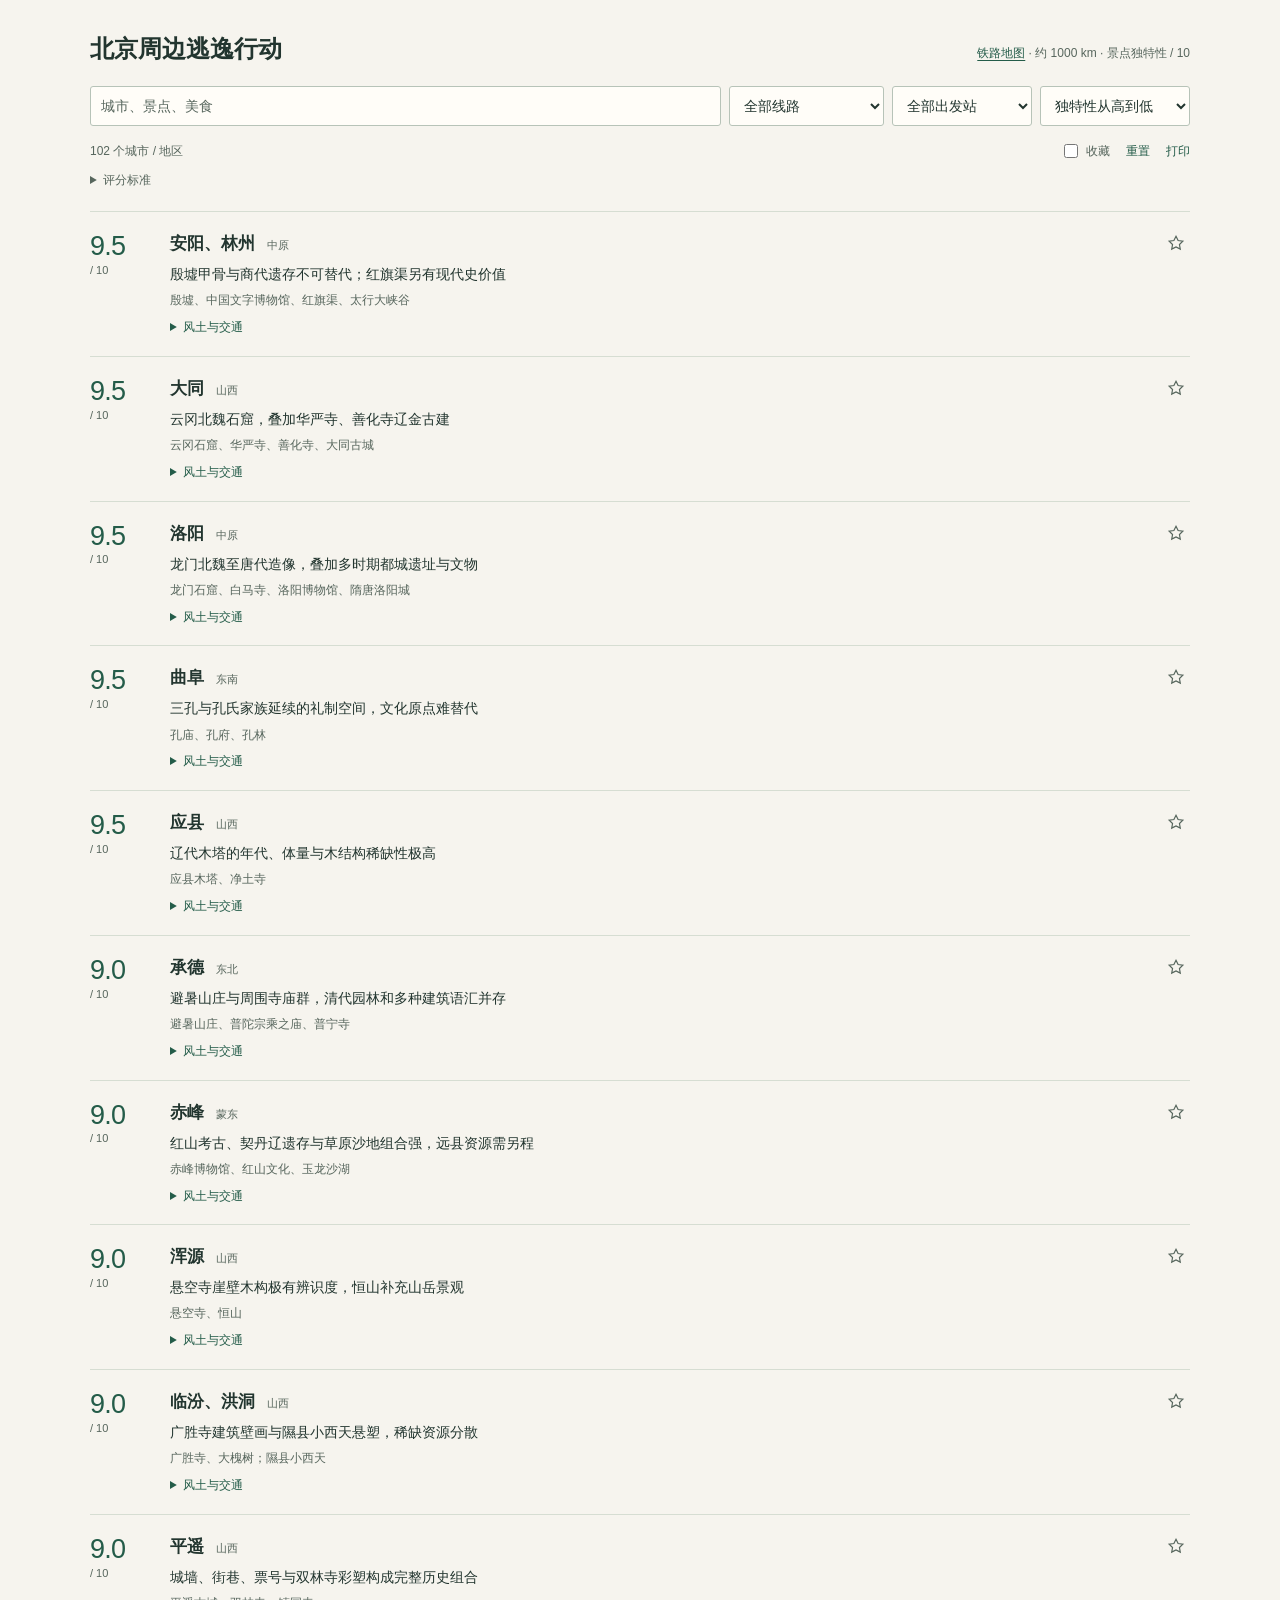
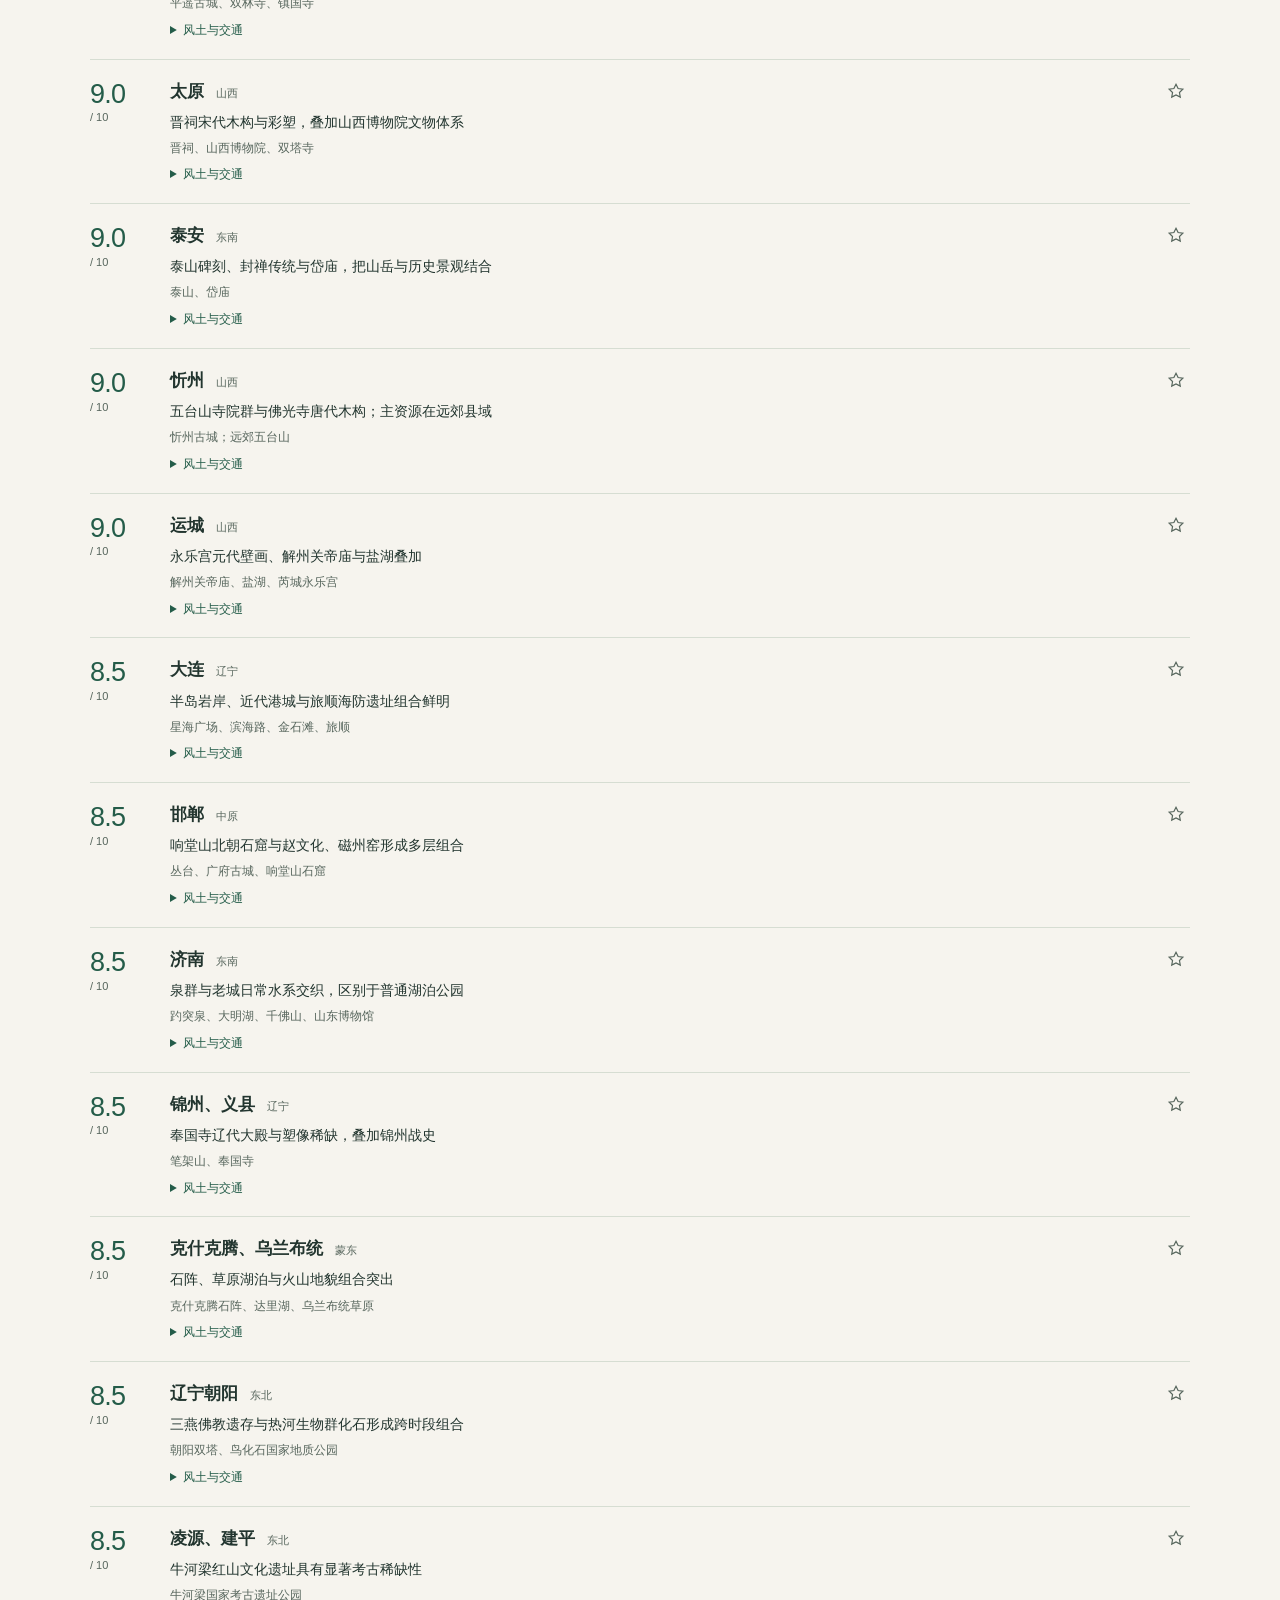
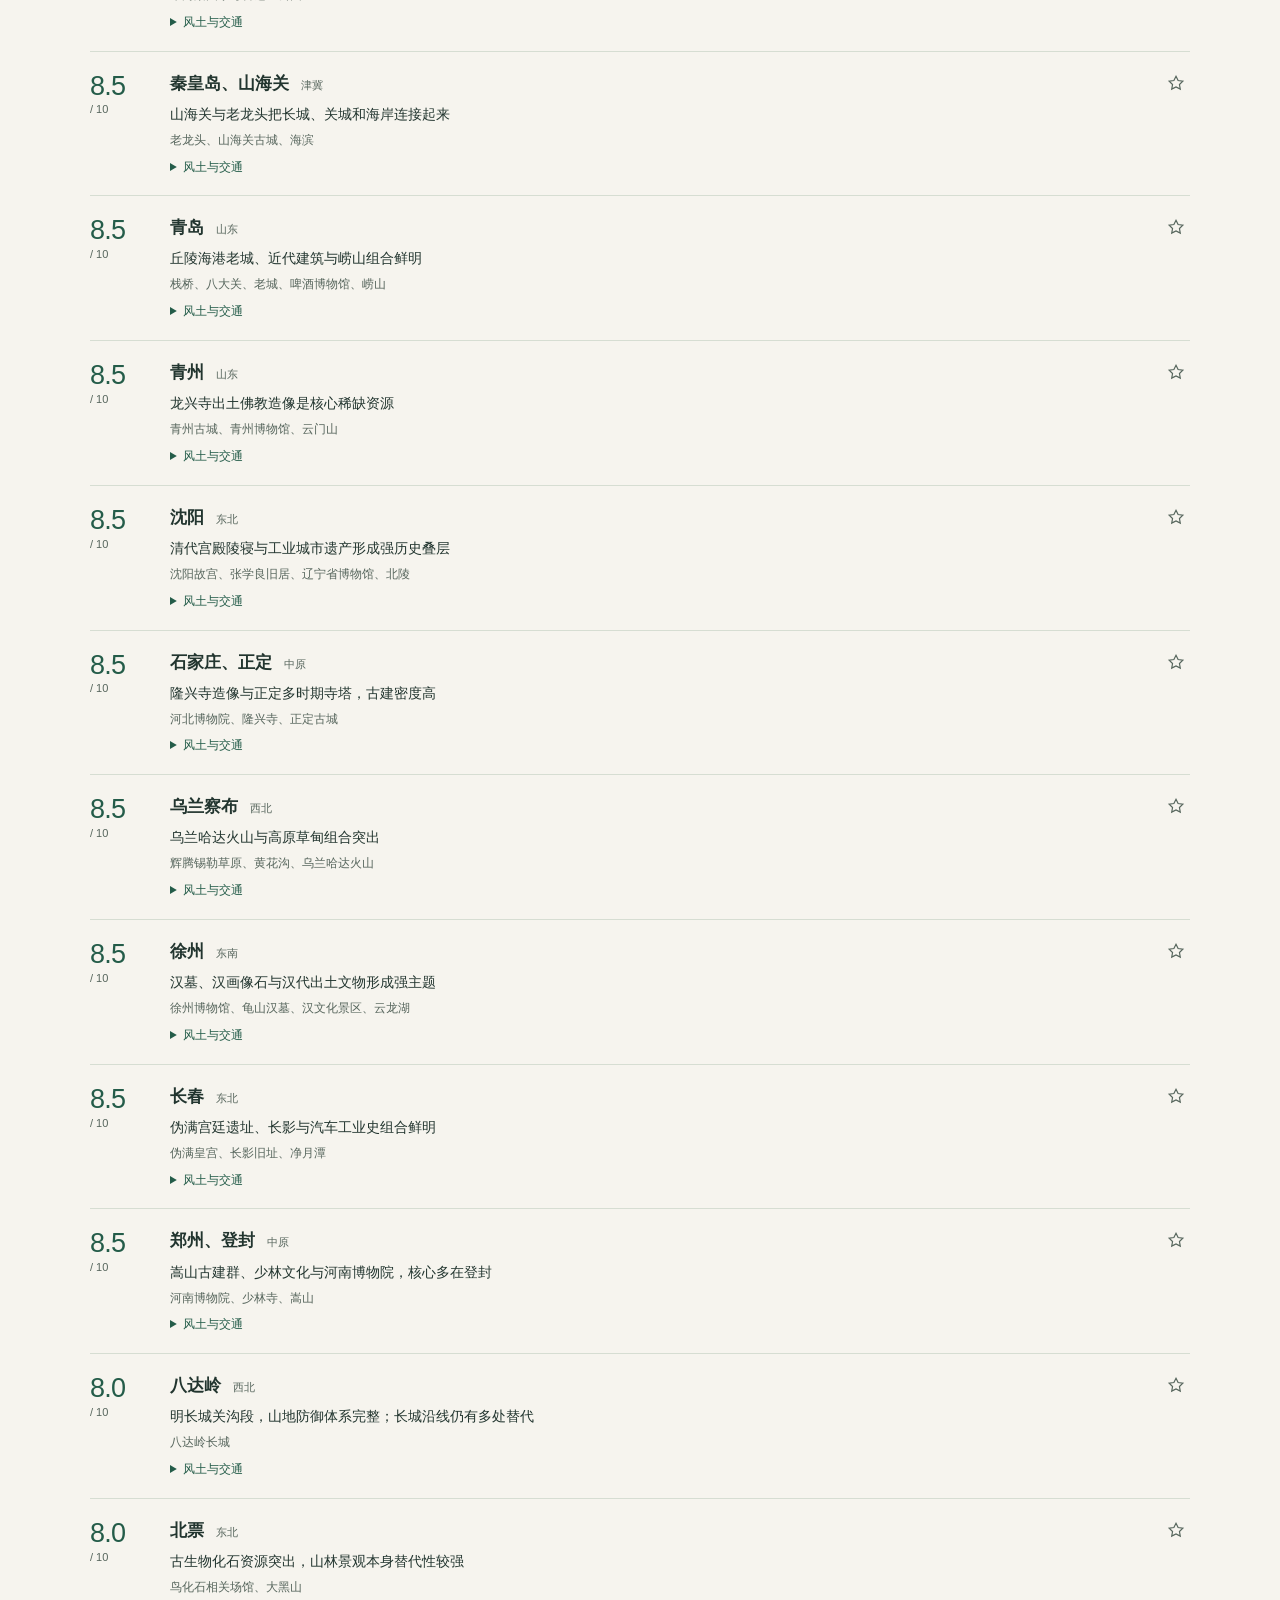
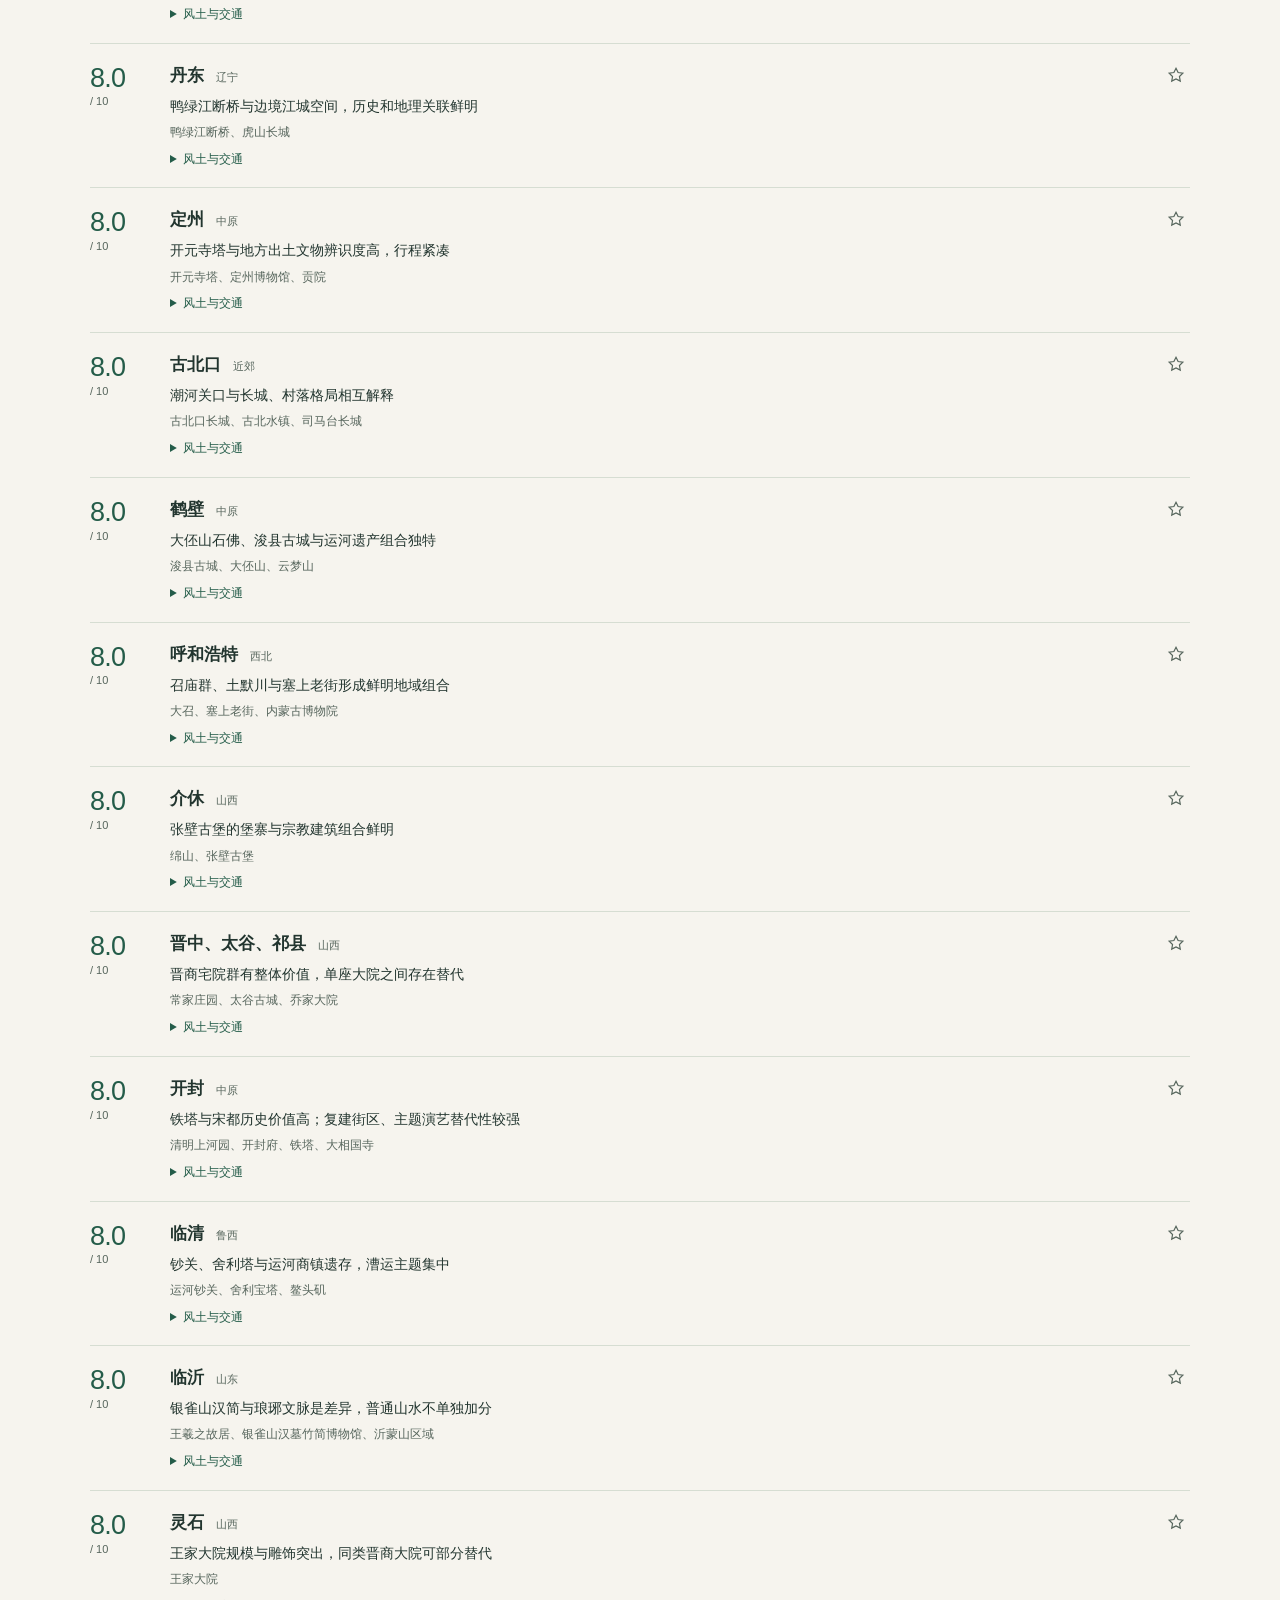
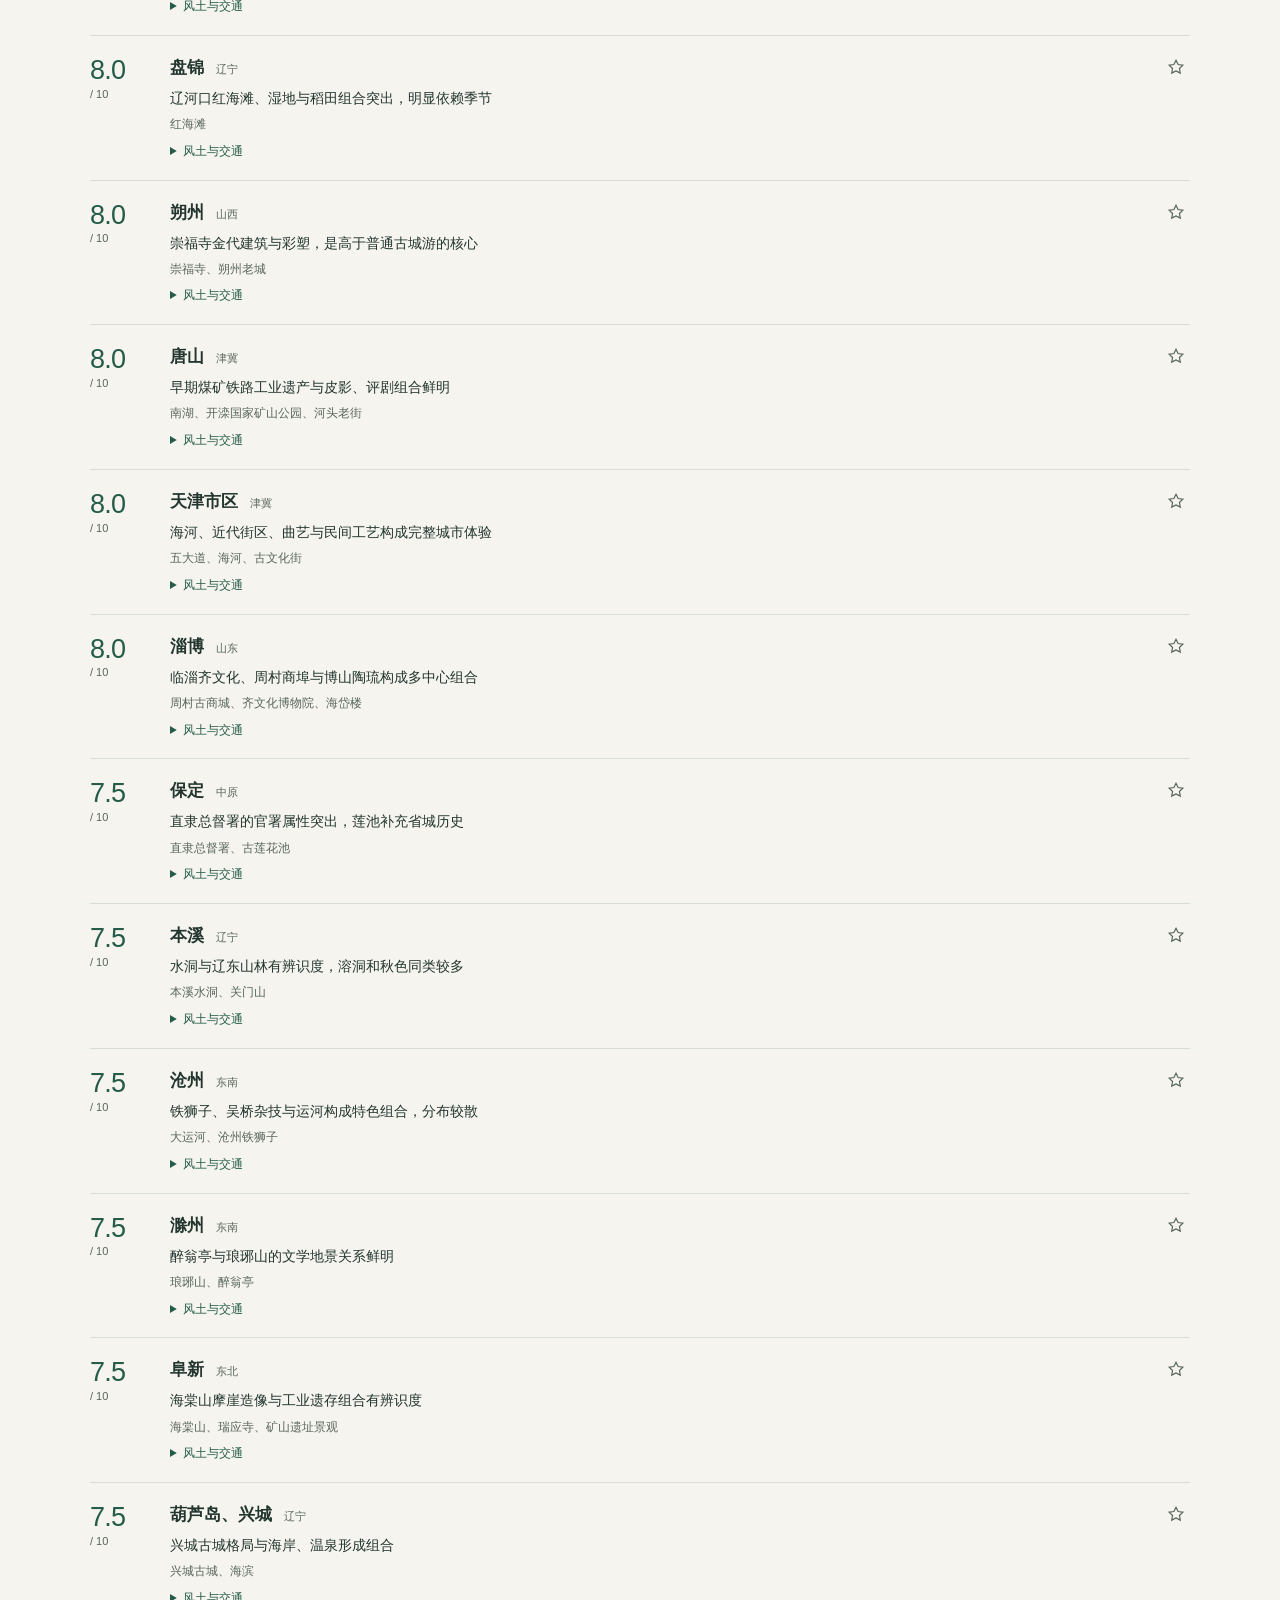
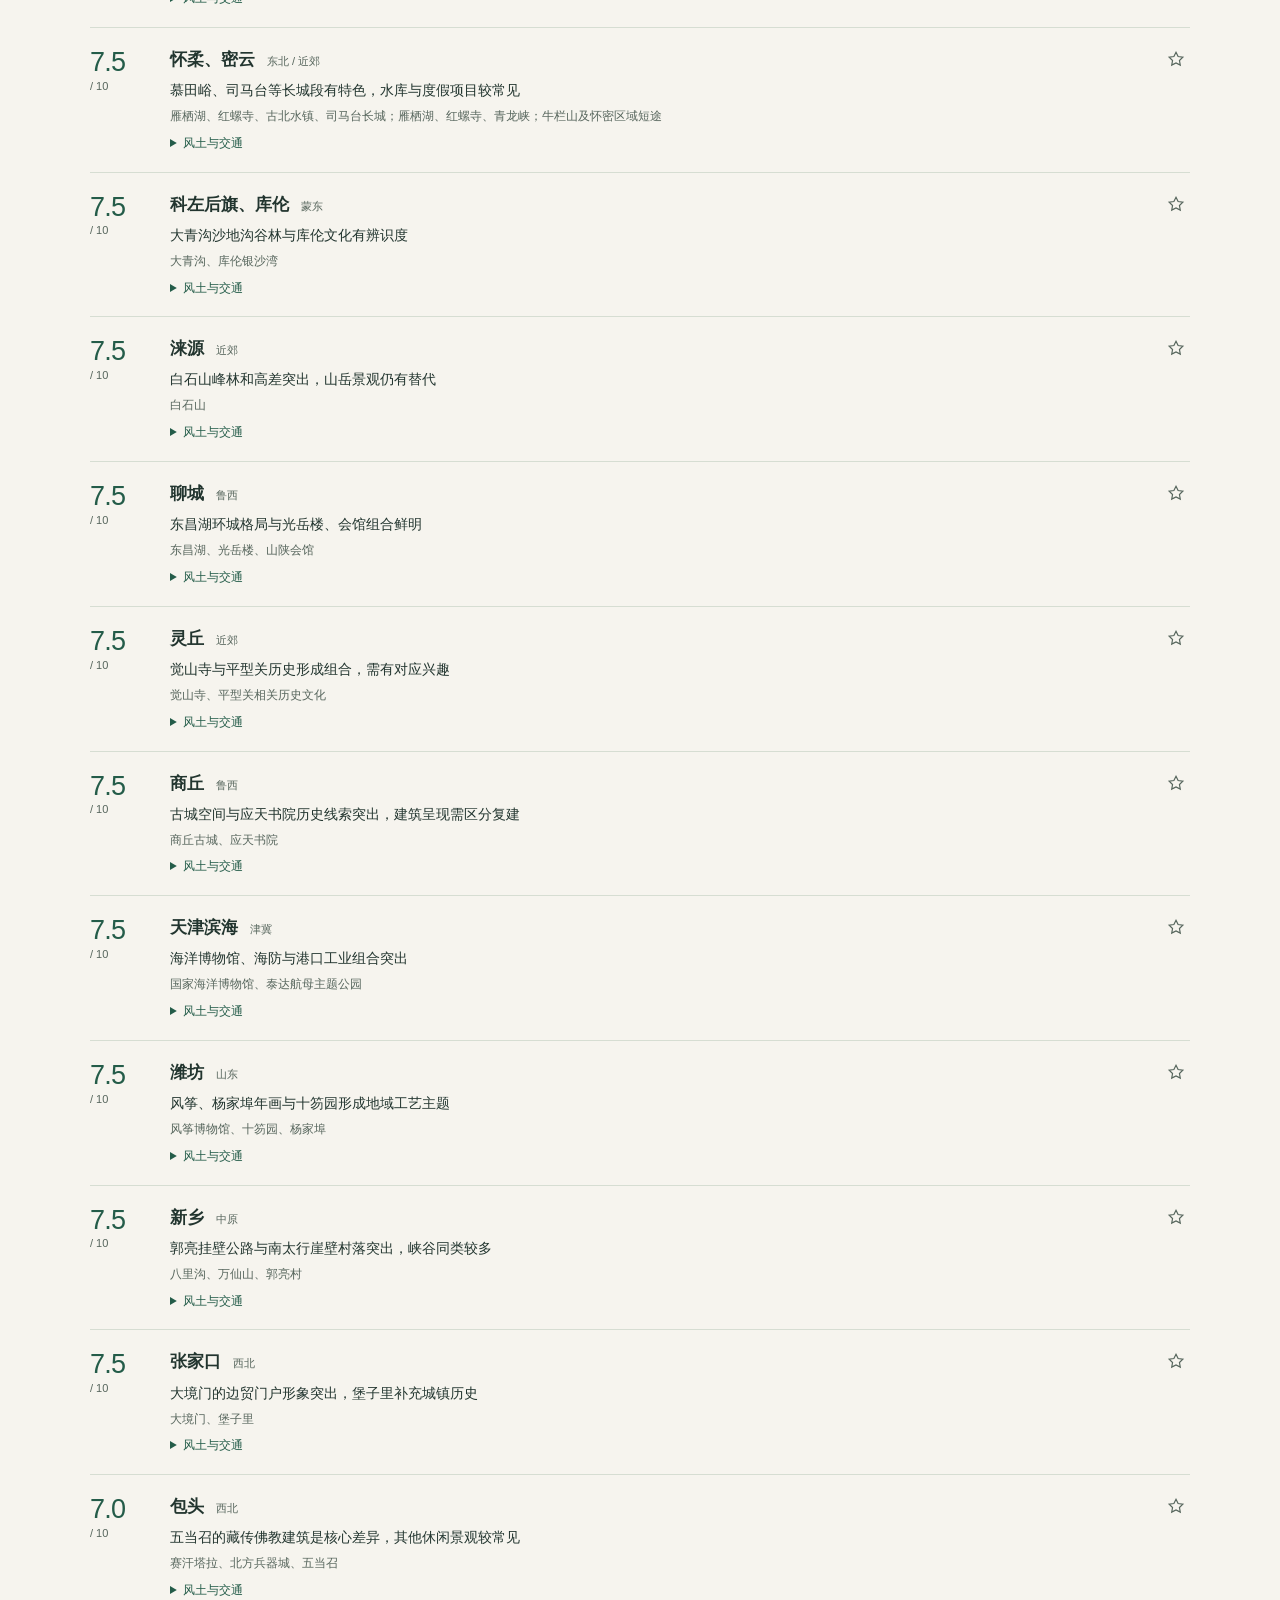
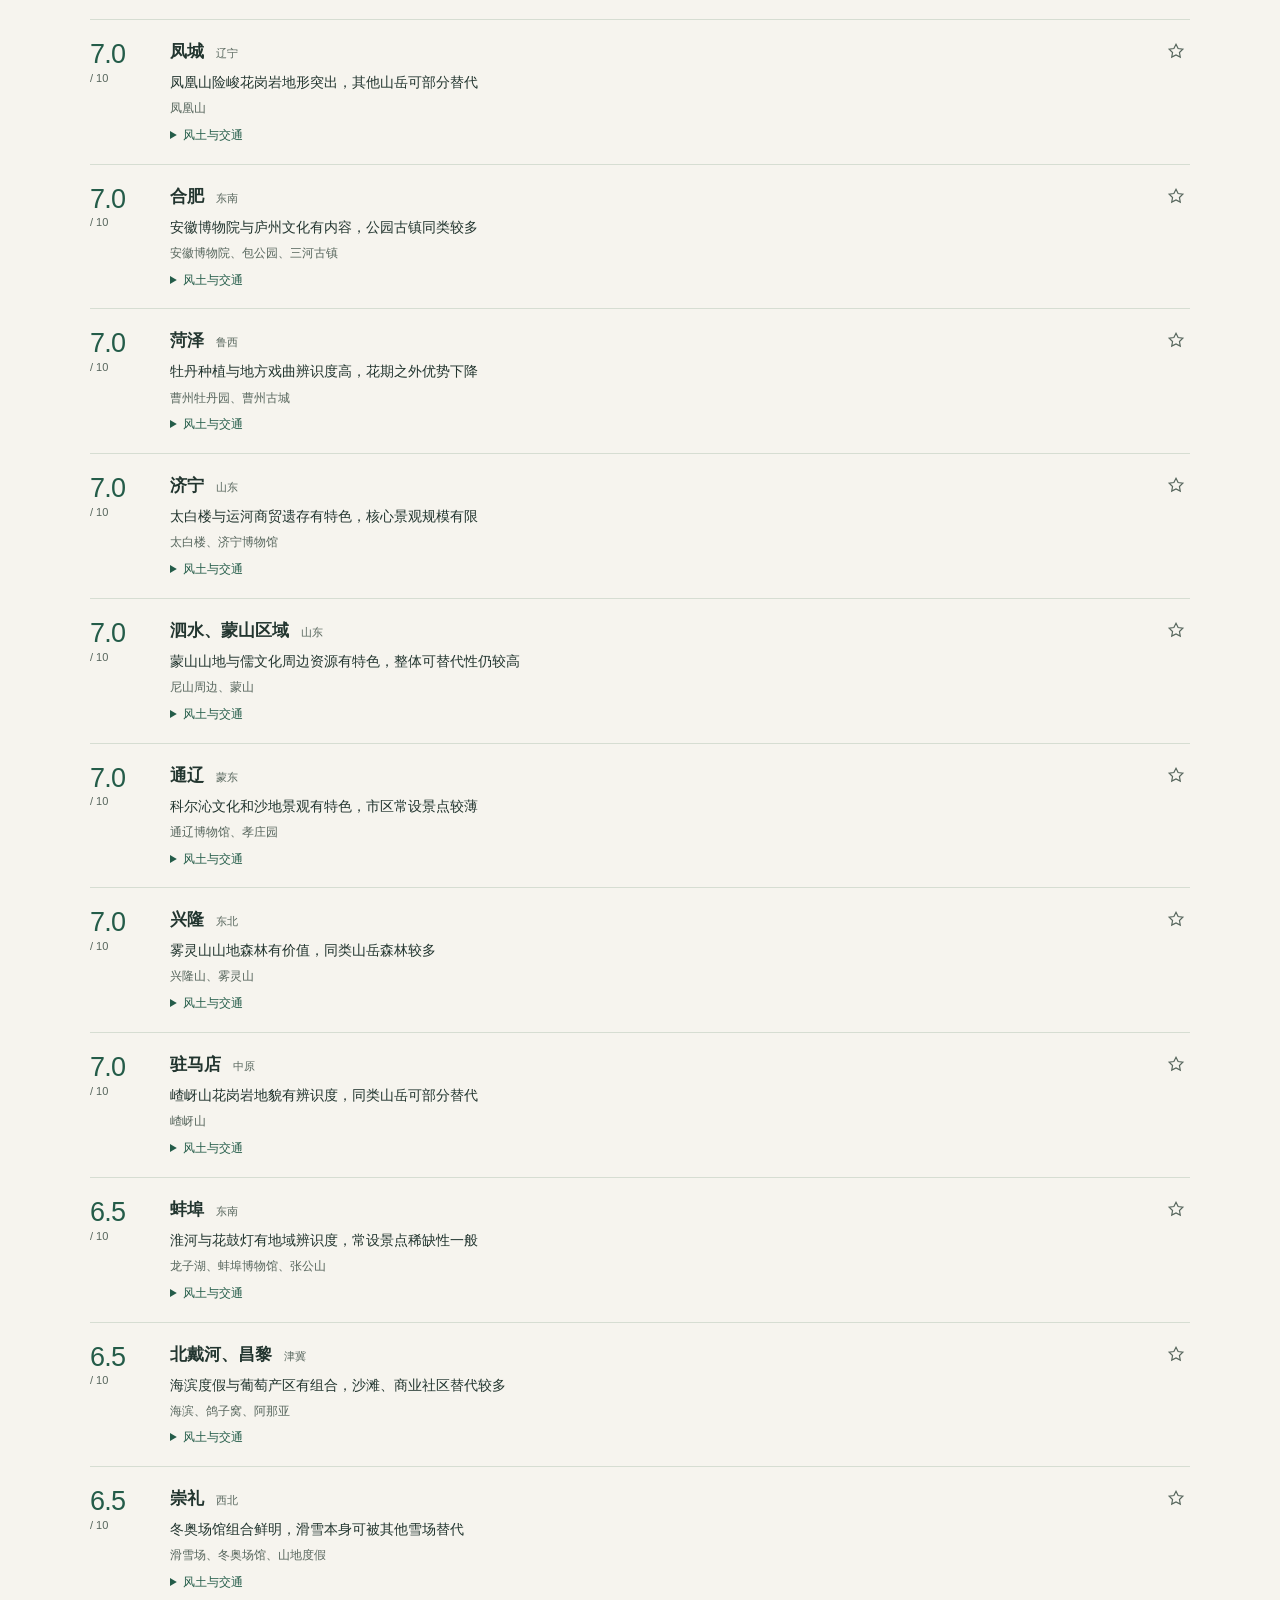
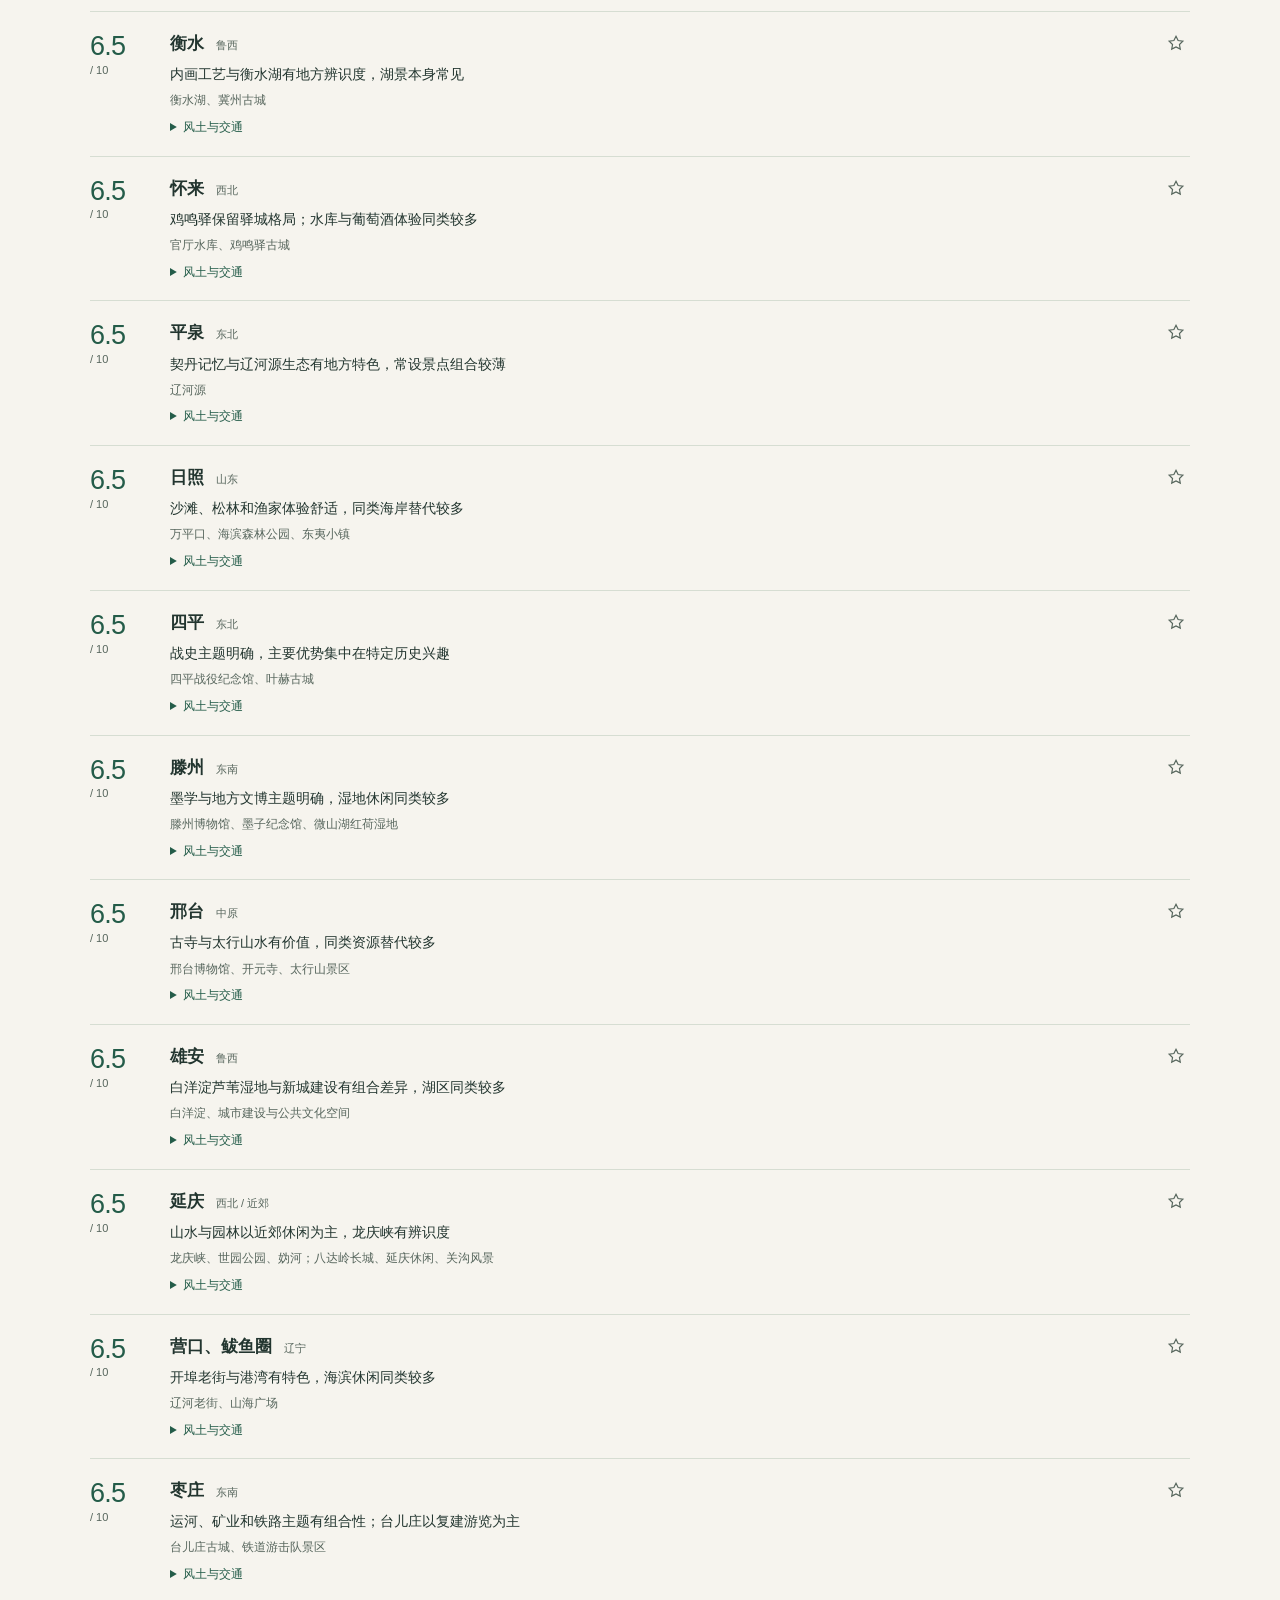
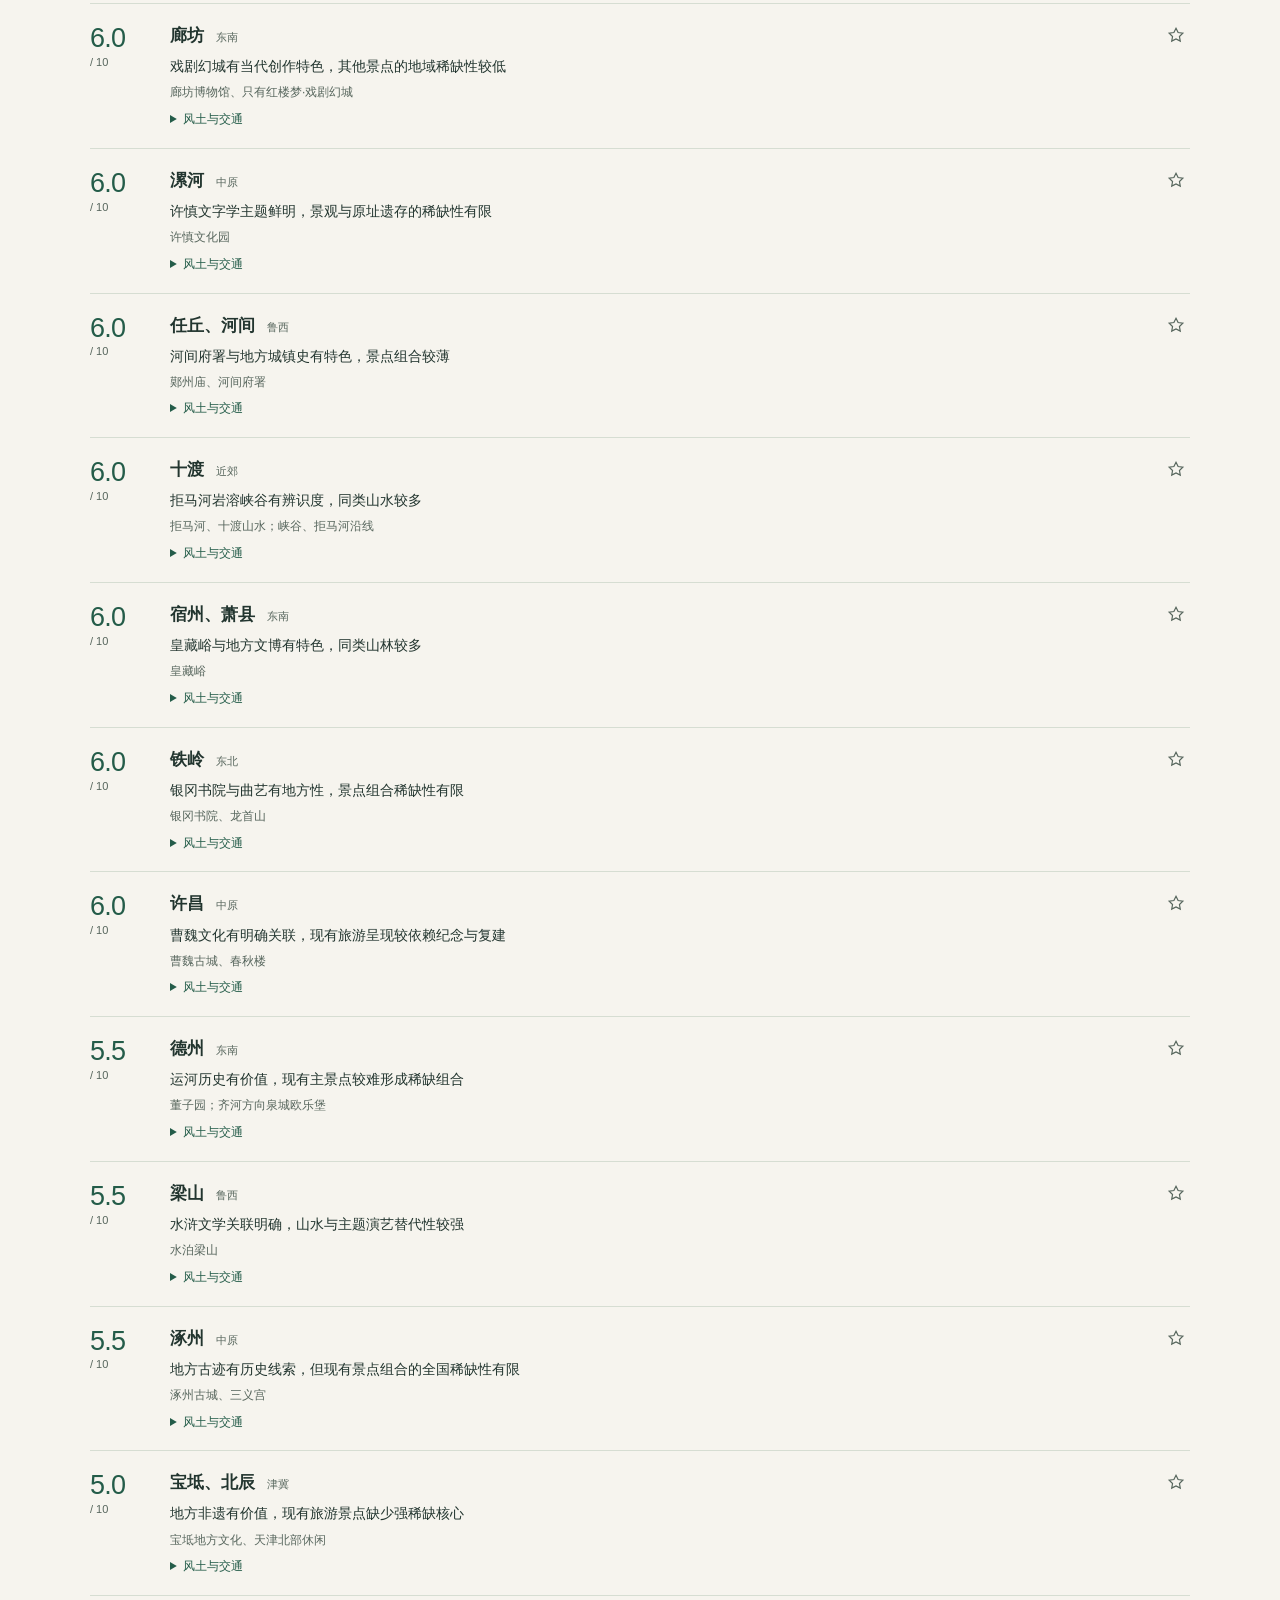
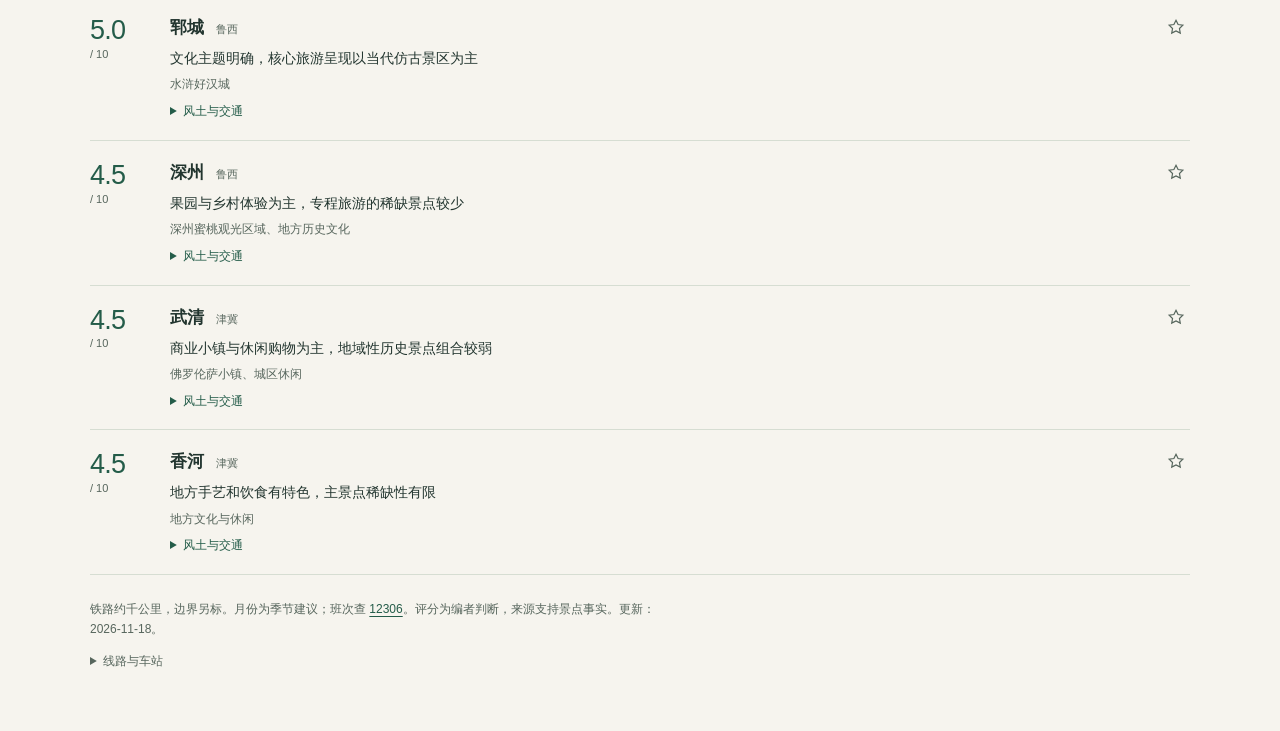
<file: index.html>
<!doctype html>
<html lang="zh-CN"><head><meta charset="utf-8"><meta name="viewport" content="width=device-width,initial-scale=1"><title>北京周边逃逸行动 · 景点评分</title><style>
:root{--paper:#f6f4ee;--ink:#22352f;--muted:#57665d;--line:#d6ddd2;--green:#245c49}*{box-sizing:border-box}body{margin:0;background:var(--paper);color:var(--ink);font:14px/1.65 "Microsoft YaHei","PingFang SC",sans-serif}::selection{background:#c7dfb9}a{color:var(--green);text-underline-offset:3px}button,input,select{font:inherit;color:inherit}button{cursor:pointer}button:focus-visible,a:focus-visible,input:focus-visible,select:focus-visible,summary:focus-visible{outline:2px solid #995024;outline-offset:3px}main{max-width:1160px;padding:32px 30px 60px;margin:auto}header{display:flex;align-items:baseline;justify-content:space-between;gap:12px;margin-bottom:20px}h1{font-size:24px;line-height:1.4;margin:0;font-weight:600}header p{color:var(--muted);font-size:12px;margin:0;white-space:nowrap}.filters{display:grid;grid-template-columns:minmax(180px,1fr) 155px 140px 150px;gap:8px}input,select{width:100%;min-width:0;height:40px;border:1px solid #b7c3b8;border-radius:3px;padding:0 10px;background:#fffdf8}input::placeholder{color:var(--muted)}.bar{display:flex;gap:16px;align-items:center;justify-content:space-between;margin:12px 0 6px;color:var(--muted);font-size:12px}.actions{display:flex;align-items:center;gap:16px;flex-wrap:wrap}.actions button{background:none;border:0;padding:4px 0;color:var(--green)}.actions label{display:flex;align-items:center;gap:5px}.actions input{width:14px;height:14px;accent-color:var(--green)}.method{margin:0 0 20px;color:var(--muted);font-size:12px}.method summary{cursor:pointer;width:fit-content}.method p{max-width:80ch;margin:10px 0}.results{border-top:1px solid var(--line)}.place{display:grid;grid-template-columns:64px minmax(0,1fr) 28px;gap:16px;padding:18px 0;border-bottom:1px solid var(--line)}.score{font-size:27px;line-height:1.25;font-variant-numeric:tabular-nums;letter-spacing:-.03em;color:var(--green)}.score small{display:block;font-size:11px;color:var(--muted);letter-spacing:0}.heading{display:flex;gap:12px;align-items:baseline;flex-wrap:wrap}.heading h2{font-size:17px;margin:0;font-weight:600}.heading span{font-size:11px;color:var(--muted)}.reason{margin:5px 0;color:var(--ink)}.sights{font-size:12px;color:var(--muted);margin:4px 0}.star{border:0;background:none;color:var(--muted);width:28px;height:32px;padding:4px}.star svg{width:18px;height:18px;fill:none;stroke:currentColor;stroke-width:1.6}.star[aria-pressed=true]{color:var(--green)}.star[aria-pressed=true] svg{fill:currentColor}.detail{margin-top:7px;font-size:12px}.detail>summary{color:var(--green);cursor:pointer;width:fit-content}.facts{display:grid;grid-template-columns:1fr 1fr;gap:12px 24px;margin:14px 0}.facts div{min-width:0}.facts dt{color:var(--muted);margin-bottom:3px;font-size:11px}.facts dd{margin:0}.transport{padding:10px 0;border-top:1px solid var(--line);color:var(--muted)}.transport p{margin:4px 0}.refs{margin:10px 0 0;color:var(--muted)}.refs a{margin-right:12px;display:inline-block}.edge{color:#874b26}.empty{padding:40px 0;text-align:center;color:var(--muted)}footer{font-size:12px;color:var(--muted);margin-top:25px}footer details{margin-top:12px}footer summary{cursor:pointer;width:fit-content}.station-list{display:grid;grid-template-columns:1fr 1fr;gap:10px 24px;margin:15px 0}footer p{max-width:85ch}.route-line{margin:10px 0}.route-line strong{display:block}button,summary{touch-action:manipulation}[hidden]{display:none!important}
@media(max-width:850px){.filters{grid-template-columns:repeat(2,minmax(0,1fr))}.filters input{grid-column:1/-1}.filters select:last-child{grid-column:1/-1}.bar{align-items:start}.actions{gap:10px}main{padding:24px 20px 40px}}
@media(max-width:520px){main{padding:20px 16px 35px}header{display:block}h1{font-size:21px}header p{margin-top:5px}.place{grid-template-columns:45px minmax(0,1fr) 24px;gap:10px;padding:16px 0}.score{font-size:24px}.heading h2{font-size:16px}.heading{gap:4px 10px}.reason{font-size:13px}.facts,.station-list{grid-template-columns:1fr}.bar{gap:8px;flex-wrap:wrap}.actions{gap:12px}.sights{line-height:1.8}}
@media print{main{padding:0}.filters,.bar,.star,.method{display:none}.place{break-inside:avoid}.score{font-size:22px}.detail{font-size:11px}footer{font-size:10px}body{background:#fff}}
</style></head><body><main><header><h1>北京周边逃逸行动</h1><p><a href="beijing_real_rail_map_v2.html">铁路地图</a> · 约 1000 km · 景点独特性 / 10</p></header>
<div class="filters"><input id="q" type="search" aria-label="搜索城市、景点、美食" placeholder="城市、景点、美食"><select id="route" aria-label="线路"><option value="">全部线路</option></select><select id="station" aria-label="北京出发站"><option value="">全部出发站</option></select><select id="sort" aria-label="排序"><option value="score">独特性从高到低</option><option value="route">按线路排列</option><option value="name">按城市名称</option></select></div>
<div class="bar"><span id="count" role="status" aria-live="polite" tabindex="-1"></span><div class="actions"><label><input id="saved" type="checkbox">收藏</label><button id="reset">重置</button><button id="print">打印</button></div></div>
<details class="method"><summary>评分标准</summary><p>主观评分：看景点稀缺性、原真性与地域辨识度。9—10：很难替代；7—8.5：特色鲜明；5—6.5：同类较多；低于 5：以通用休闲为主。评价范围为本条所列景点，含注明的远郊县域。</p></details>
<div class="results" id="results"></div>
<footer><p>铁路约千公里，边界另标。月份为季节建议；班次查 <a href="https://www.12306.cn/" target="_blank" rel="noopener">12306</a>。评分为编者判断，来源支持景点事实。更新：2026-11-18。</p><details><summary>线路与车站</summary><div id="route-guide"></div><div class="station-list" id="station-guide"></div></details></footer></main>
<script>
const DATA={"updated":"2026-11-18","entries":[{"id":"八达岭","name":"八达岭","aliases":["八达岭"],"score":8.0,"reason":"明长城关沟段，山地防御体系完整；长城沿线仍有多处替代","sights":"八达岭长城","stations":["北京北","清河"],"routes":[0],"stops":["八达岭长城"],"tags":["长城"],"note":"","edge":"","months":[4,5,9,10],"zone":"燕山","fields":{"geo":"关沟山地通道","history":"明长城关隘体系","culture":"","custom":"","food":""},"refs":[["长城历史与文化价值 · 联合国教科文组织","https://whc.unesco.org/en/list/438"]]},{"id":"延庆","name":"延庆","aliases":["延庆","八达岭、延庆"],"score":6.5,"reason":"山水与园林以近郊休闲为主，龙庆峡有辨识度","sights":"龙庆峡、世园公园、妫河；八达岭长城、延庆休闲、关沟风景","stations":["北京北","清河","北京丰台"],"routes":[0,10],"stops":["延庆站 · 京张支线","南口起乘 S2，或京张高铁"],"tags":["山水","长城"],"note":"S2 与高铁的车站、票制不同。","edge":"","months":[4,5,6,9,10],"zone":"燕山","fields":{"geo":"山间盆地与妫水河","history":"长城边地、交通通道与近代京张铁路","culture":"","custom":"","food":""},"refs":[["长城历史与文化价值 · 联合国教科文组织","https://whc.unesco.org/en/list/438"]]},{"id":"怀来","name":"怀来","aliases":["怀来"],"score":6.5,"reason":"鸡鸣驿保留驿城格局；水库与葡萄酒体验同类较多","sights":"官厅水库、鸡鸣驿古城","stations":["北京北","清河"],"routes":[0],"stops":["东花园北、怀来"],"tags":["山水","古城"],"note":"景点分散，按目的地选择下车站。","edge":"","months":[5,6,9,10],"zone":"张北","fields":{"geo":"洋河、桑干河汇入官厅水库一带","history":"鸡鸣驿是观察驿传、商旅行路的入口","culture":"","custom":"","food":"怀涿葡萄酒"},"refs":[["怀涿盆地葡萄酒产区 · 工业和信息化部","https://www.miit.gov.cn/zwgk/zcwj/wjfb/tz/art/2025/art_9649be20ff964d0cb8b1b8eaed818ca4.html"],["张家口各县食品类非遗展销 · 长城网","https://zjk.hebccw.cn/system/2025/09/09/102102168.shtml"]]},{"id":"张家口","name":"张家口","aliases":["张家口"],"score":7.5,"reason":"大境门的边贸门户形象突出，堡子里补充城镇历史","sights":"大境门、堡子里","stations":["北京北","清河"],"routes":[0],"stops":["张家口"],"tags":["长城","古城"],"note":"","edge":"","months":[6,7,8,9],"zone":"张北","fields":{"geo":"坝上高原与坝下河谷相接","history":"大境门与边贸、长城沿线交流密切相关","culture":"","custom":"蔚县剪纸、打树花（蔚县）","food":"莜面、羊肉"},"refs":[["张家口各县食品类非遗展销 · 长城网","https://zjk.hebccw.cn/system/2025/09/09/102102168.shtml"],["河北非遗项目及所属县域 · 河北省文旅厅","https://whly.hebei.gov.cn/c/2019-10-09/558916.html"]]},{"id":"崇礼","name":"崇礼","aliases":["崇礼"],"score":6.5,"reason":"冬奥场馆组合鲜明，滑雪本身可被其他雪场替代","sights":"滑雪场、冬奥场馆、山地度假","stations":["北京北","清河"],"routes":[0],"stops":["太子城、崇礼 · 支线"],"tags":["滑雪","山水"],"note":"","edge":"","months":[1,2,3,6,7,8,12],"zone":"张北","fields":{"geo":"坝上坝下过渡山地","history":"传统山地村落与冬奥建设","culture":"冬奥场馆、山地运动","custom":"","food":""},"refs":[["张家口各县食品类非遗展销 · 长城网","https://zjk.hebccw.cn/system/2025/09/09/102102168.shtml"]]},{"id":"乌兰察布","name":"乌兰察布","aliases":["乌兰察布"],"score":8.5,"reason":"乌兰哈达火山与高原草甸组合突出","sights":"辉腾锡勒草原、黄花沟、乌兰哈达火山","stations":["北京北","清河"],"routes":[0],"stops":["乌兰察布"],"tags":["草原","山水"],"note":"草原、火山远离市区，需安排汽车段。","edge":"","months":[6,7,8,9],"zone":"蒙中","fields":{"geo":"高原草甸、火山与湖盆并存","history":"察哈尔文化与走西口带来的农牧交流","culture":"","custom":"莜面制作","food":"莜面、丰镇月饼、卓资熏鸡"},"refs":[["乌兰察布莜面、月饼与烧麦 · 内蒙古新闻网","https://m.nmgnews.com.cn/msxw/system/2025/03/24/030120000.shtml"],["内蒙古十二盟市风味 · 人民网","https://nm.people.com.cn/n2/2020/0728/c196667-34188354.html"]]},{"id":"呼和浩特","name":"呼和浩特","aliases":["呼和浩特"],"score":8.0,"reason":"召庙群、土默川与塞上老街形成鲜明地域组合","sights":"大召、塞上老街、内蒙古博物院","stations":["北京北","清河"],"routes":[0],"stops":["呼和浩特东、呼和浩特"],"tags":["古建","博物馆"],"note":"","edge":"","months":[5,6,7,8,9,10],"zone":"蒙中","fields":{"geo":"大青山南麓、土默川平原","history":"归化城、绥远城与边地商贸","culture":"召庙文化与农牧交往","custom":"烧麦早餐、奶茶食俗","food":"烧麦、羊杂、焙子、奶茶"},"refs":[["青城美食分类 · 呼和浩特日报","https://static.0471tv.org.cn/rb/pc/con/202306/27/content_30345.html"]]},{"id":"包头","name":"包头","aliases":["包头"],"score":7.0,"reason":"五当召的藏传佛教建筑是核心差异，其他休闲景观较常见","sights":"赛汗塔拉、北方兵器城、五当召","stations":["北京北","清河"],"routes":[0],"stops":["包头、包头东"],"tags":["草原","古建","博物馆"],"note":"五当召在远郊，需另行接驳。","edge":"","months":[5,6,7,8,9],"zone":"蒙中","fields":{"geo":"阴山南侧、黄河沿岸","history":"东河老城、商贸通道与现代工业建设","culture":"黄河商贸与工业城市","custom":"老茶汤制作","food":"老茶汤、莜面"},"refs":[["内蒙古十二盟市风味 · 人民网","https://nm.people.com.cn/n2/2020/0728/c196667-34188354.html"]]},{"id":"大同","name":"大同","aliases":["大同"],"score":9.5,"reason":"云冈北魏石窟，叠加华严寺、善化寺辽金古建","sights":"云冈石窟、华严寺、善化寺、大同古城","stations":["北京北","清河","北京西","北京丰台"],"routes":[1],"stops":["大同南"],"tags":["古建","石窟","古城"],"note":"","edge":"","months":[5,6,7,8,9,10],"zone":"晋地","fields":{"geo":"晋北盆地","history":"北魏平城与辽金西京","culture":"北朝佛教造像、辽金寺院艺术","custom":"","food":"刀削面、什锦火锅、盐煎羊肉"},"refs":[["云冈佛教艺术 · 联合国教科文组织","https://whc.unesco.org/en/list/1039/"],["晋北非遗美食与文化景观 · 大同市文旅局","https://www.dt.gov.cn/dtszf/bumdtq/202602/929149a1788143308ab996ea455fe52e.shtml"]]},{"id":"浑源","name":"浑源","aliases":["浑源"],"score":9.0,"reason":"悬空寺崖壁木构极有辨识度，恒山补充山岳景观","sights":"悬空寺、恒山","stations":["北京北","清河","北京西","北京丰台"],"routes":[1],"stops":["大同等站转汽车"],"tags":["古建","山水"],"note":"浑源不在大同市区，需县际汽车接驳。","edge":"","months":[5,6,9,10],"zone":"晋地","fields":{"geo":"恒山山麓盆地","history":"悬空寺、恒山与浑源古城形成山城寺相连格局","culture":"","custom":"","food":"浑源凉粉"},"refs":[["晋北非遗美食与文化景观 · 大同市文旅局","https://www.dt.gov.cn/dtszf/bumdtq/202602/929149a1788143308ab996ea455fe52e.shtml"]]},{"id":"应县","name":"应县","aliases":["应县"],"score":9.5,"reason":"辽代木塔的年代、体量与木结构稀缺性极高","sights":"应县木塔、净土寺","stations":["北京北","清河","北京西","北京丰台"],"routes":[1],"stops":["应县西"],"tags":["古建"],"note":"","edge":"","months":[5,6,9,10],"zone":"晋地","fields":{"geo":"桑干河流域平原与恒山北麓山地相接","history":"木塔是理解辽代木构的重要实物","culture":"","custom":"","food":""},"refs":[["应县木塔结构 · 中科院力学所","https://imech.cas.cn/science/lxyd/syjh/202505/t20250519_7689883.html"],["晋北非遗美食与文化景观 · 大同市文旅局","https://www.dt.gov.cn/dtszf/bumdtq/202602/929149a1788143308ab996ea455fe52e.shtml"]]},{"id":"朔州","name":"朔州","aliases":["朔州"],"score":8.0,"reason":"崇福寺金代建筑与彩塑，是高于普通古城游的核心","sights":"崇福寺、朔州老城","stations":["北京北","清河","北京西","北京丰台"],"routes":[1],"stops":["朔州东"],"tags":["古建","古城"],"note":"","edge":"","months":[5,6,7,8,9,10],"zone":"晋地","fields":{"geo":"晋北盆地与山地交错","history":"崇福寺与长城边塞遗存可联系起来看","culture":"","custom":"","food":"莜面"},"refs":[["晋北非遗美食与文化景观 · 大同市文旅局","https://www.dt.gov.cn/dtszf/bumdtq/202602/929149a1788143308ab996ea455fe52e.shtml"]]},{"id":"忻州","name":"忻州","aliases":["忻州"],"score":9.0,"reason":"五台山寺院群与佛光寺唐代木构；主资源在远郊县域","sights":"忻州古城；远郊五台山","stations":["北京北","清河","北京西","北京丰台"],"routes":[1],"stops":["忻州西"],"tags":["古城","古建","山水"],"note":"","edge":"","months":[5,6,7,8,9],"zone":"晋地","fields":{"geo":"忻定盆地向北接雁门通道","history":"边关、古城与佛教名山是三条不同线索","culture":"","custom":"五台山朝山传统","food":""},"refs":[["晋北非遗美食与文化景观 · 大同市文旅局","https://www.dt.gov.cn/dtszf/bumdtq/202602/929149a1788143308ab996ea455fe52e.shtml"],["五台山文化景观 · 联合国教科文组织","https://whc.unesco.org/en/list/1279"]]},{"id":"太原","name":"太原","aliases":["太原"],"score":9.0,"reason":"晋祠宋代木构与彩塑，叠加山西博物院文物体系","sights":"晋祠、山西博物院、双塔寺","stations":["北京北","清河","北京西","北京丰台"],"routes":[1],"stops":["太原南、太原"],"tags":["古建","博物馆"],"note":"晋祠位于远郊，留足交通时间。","edge":"","months":[4,5,6,9,10],"zone":"晋地","fields":{"geo":"汾河贯穿盆地","history":"晋阳古城与后来的府城","culture":"宋塑、山西出土文物","custom":"元宵灯会","food":"头脑、老鼠窟元宵、蒸饺"},"refs":[["太原非遗美食与元宵线路 · 政府转载山西日报","https://www.jcgov.gov.cn/dtxx/sxyw/202603/t20260302_2325524.shtml"]]},{"id":"晋中、太谷、祁县","name":"晋中、太谷、祁县","aliases":["晋中、太谷、祁县"],"score":8.0,"reason":"晋商宅院群有整体价值，单座大院之间存在替代","sights":"常家庄园、太谷古城、乔家大院","stations":["北京北","清河","北京西","北京丰台"],"routes":[1],"stops":["晋中、太谷西、祁县东等"],"tags":["古建","古城"],"note":"几个县市分散，按景点选择下车站。","edge":"","months":[4,5,9,10],"zone":"晋地","fields":{"geo":"太原盆地南部","history":"明清晋商、商号和家族宅院","culture":"","custom":"太谷饼制作、晋中花馍","food":"太谷饼"},"refs":[["晋中面食与花馍礼俗 · 文化和旅游部","https://zhuanti.mct.gov.cn/fymstslvxlzs/xl_detail/9672.html"]]},{"id":"平遥","name":"平遥","aliases":["平遥"],"score":9.0,"reason":"城墙、街巷、票号与双林寺彩塑构成完整历史组合","sights":"平遥古城、双林寺、镇国寺","stations":["北京北","清河","北京西","北京丰台"],"routes":[1],"stops":["平遥古城"],"tags":["古城","古建"],"note":"","edge":"","months":[4,5,9,10],"zone":"晋地","fields":{"geo":"晋中盆地中的城墙县城","history":"明清县城格局与票号金融史","culture":"票号金融、彩塑、漆艺","custom":"推光漆器","food":"平遥牛肉、碗托"},"refs":[["平遥古城 · UNESCO","https://whc.unesco.org/en/list/812/"],["平遥推光漆器 · 中国非物质文化遗产网","https://www.ihchina.cn/Article/Index/detail?id=14359"],["晋中面食与花馍礼俗 · 文化和旅游部","https://zhuanti.mct.gov.cn/fymstslvxlzs/xl_detail/9672.html"]]},{"id":"介休","name":"介休","aliases":["介休"],"score":8.0,"reason":"张壁古堡的堡寨与宗教建筑组合鲜明","sights":"绵山、张壁古堡","stations":["北京北","清河","北京西","北京丰台"],"routes":[1],"stops":["介休东"],"tags":["山水","古建"],"note":"","edge":"","months":[4,5,9,10],"zone":"晋地","fields":{"geo":"汾河谷地与绵山山地相接","history":"张壁古堡、寺庙与传统聚落","culture":"","custom":"寒食节与介子推传说","food":"贯馅糖"},"refs":[["介休贯馅糖省级非遗项目 · 山西省政府名录","https://www.sxgp.gov.cn/xwzx_358/szfwj_1327/202305/P020230522324003109029.pdf"],["山西非遗美食 · 文化和旅游部","https://www.mct.gov.cn/wlbphone/wlbydd/xxfb/qglb/202503/t20250313_958804.html"]]},{"id":"灵石","name":"灵石","aliases":["灵石"],"score":8.0,"reason":"王家大院规模与雕饰突出，同类晋商大院可部分替代","sights":"王家大院","stations":["北京北","清河","北京西","北京丰台"],"routes":[1],"stops":["灵石东"],"tags":["古建"],"note":"","edge":"","months":[4,5,9,10],"zone":"晋地","fields":{"geo":"汾河河谷与山地通道","history":"王家大院可读明清商人家族与宅院营建","culture":"","custom":"","food":""},"refs":[["山西非遗美食 · 文化和旅游部","https://www.mct.gov.cn/wlbphone/wlbydd/xxfb/qglb/202503/t20250313_958804.html"]]},{"id":"临汾、洪洞","name":"临汾、洪洞","aliases":["临汾、洪洞"],"score":9.0,"reason":"广胜寺建筑壁画与隰县小西天悬塑，稀缺资源分散","sights":"广胜寺、大槐树；隰县小西天","stations":["北京北","清河","北京西","北京丰台"],"routes":[1],"stops":["临汾西、洪洞西"],"tags":["古建"],"note":"小西天在隰县，距临汾较远。","edge":"","months":[4,5,9,10],"zone":"晋地","fields":{"geo":"汾河盆地中南段","history":"尧文化叙事、洪洞移民记忆和寺观遗存","culture":"","custom":"洪洞大槐树祭祖","food":"晋南年馍"},"refs":[["山西非遗美食 · 文化和旅游部","https://www.mct.gov.cn/wlbphone/wlbydd/xxfb/qglb/202503/t20250313_958804.html"]]},{"id":"运城","name":"运城","aliases":["运城"],"score":9.0,"reason":"永乐宫元代壁画、解州关帝庙与盐湖叠加","sights":"解州关帝庙、盐湖、芮城永乐宫","stations":["北京北","清河","北京西","北京丰台"],"routes":[1],"stops":["运城北"],"tags":["古建","山水"],"note":"景点跨县，需汽车段；不同走法需核算里程。","edge":"边界复核","months":[4,5,9,10],"zone":"晋地","fields":{"geo":"晋南盆地、盐湖与黄河、中条山相邻","history":"河东盐业、关帝文化与永乐宫道教艺术","culture":"道教壁画与盐业","custom":"关帝文化、河东制盐","food":""},"refs":[["山西非遗美食 · 文化和旅游部","https://www.mct.gov.cn/wlbphone/wlbydd/xxfb/qglb/202503/t20250313_958804.html"]]},{"id":"涿州","name":"涿州","aliases":["涿州"],"score":5.5,"reason":"地方古迹有历史线索，但现有景点组合的全国稀缺性有限","sights":"涿州古城、三义宫","stations":["北京西","北京丰台"],"routes":[2],"stops":["涿州东等"],"tags":["古城","古建"],"note":"","edge":"","months":[4,5,9,10],"zone":"冀平","fields":{"geo":"华北平原北部","history":"古城、三国人物纪念与交通位置形成地方叙事","culture":"","custom":"","food":""},"refs":[["河北非遗项目及所属县域 · 河北省文旅厅","https://whly.hebei.gov.cn/c/2019-10-09/558916.html"]]},{"id":"保定","name":"保定","aliases":["保定"],"score":7.5,"reason":"直隶总督署的官署属性突出，莲池补充省城历史","sights":"直隶总督署、古莲花池","stations":["北京西","北京丰台"],"routes":[2],"stops":["保定东、保定"],"tags":["古建"],"note":"","edge":"","months":[4,5,9,10],"zone":"冀平","fields":{"geo":"太行山东侧平原","history":"直隶省城与近现代教育、城市发展","culture":"","custom":"","food":"驴肉火烧、槐茂酱菜"},"refs":[["河北城市美食与民俗线路 · 河北省文旅厅","https://whly.hebei.gov.cn/c/2024-12-10/579141.html"],["河北非遗项目及所属县域 · 河北省文旅厅","https://whly.hebei.gov.cn/c/2019-10-09/558916.html"]]},{"id":"定州","name":"定州","aliases":["定州"],"score":8.0,"reason":"开元寺塔与地方出土文物辨识度高，行程紧凑","sights":"开元寺塔、定州博物馆、贡院","stations":["北京西","北京丰台"],"routes":[2],"stops":["定州东、定州"],"tags":["古建","博物馆"],"note":"","edge":"","months":[4,5,9,10],"zone":"冀平","fields":{"geo":"冀中平原上的历史城邑","history":"开元寺塔、贡院体现宗教建筑与科举制度","culture":"","custom":"缂丝","food":"定州马肉"},"refs":[["马肉加工等传承人公示 · 河北省文旅厅","https://whly.hebei.gov.cn/c/2025-04-16/580544.html"]]},{"id":"石家庄、正定","name":"石家庄、正定","aliases":["石家庄、正定"],"score":8.5,"reason":"隆兴寺造像与正定多时期寺塔，古建密度高","sights":"河北博物院、隆兴寺、正定古城","stations":["北京西","北京丰台"],"routes":[2],"stops":["石家庄、正定、正定机场"],"tags":["博物馆","古建","古城"],"note":"正定机场站不在古城边，三站位置不同。","edge":"","months":[4,5,9,10],"zone":"冀平","fields":{"geo":"太行山前平原、滹沱河两岸","history":"石家庄近代铁路城市与正定历史城邑形成对照","culture":"","custom":"正定中幡；藁城宫灯在藁城","food":"金凤扒鸡、正定八大碗、马家卤鸡"},"refs":[["河北非遗项目及所属县域 · 河北省文旅厅","https://whly.hebei.gov.cn/c/2019-10-09/558916.html"]]},{"id":"邢台","name":"邢台","aliases":["邢台"],"score":6.5,"reason":"古寺与太行山水有价值，同类资源替代较多","sights":"邢台博物馆、开元寺、太行山景区","stations":["北京西","北京丰台"],"routes":[2],"stops":["邢台东等"],"tags":["博物馆","古建","山水"],"note":"","edge":"","months":[4,5,9,10],"zone":"冀平","fields":{"geo":"太行山前","history":"","culture":"","custom":"隆尧抬阁、广宗柳编","food":""},"refs":[["河北非遗项目及所属县域 · 河北省文旅厅","https://whly.hebei.gov.cn/c/2019-10-09/558916.html"]]},{"id":"邯郸","name":"邯郸","aliases":["邯郸"],"score":8.5,"reason":"响堂山北朝石窟与赵文化、磁州窑形成多层组合","sights":"丛台、广府古城、响堂山石窟","stations":["北京西","北京丰台"],"routes":[2],"stops":["邯郸东、邯郸"],"tags":["古城","石窟"],"note":"景点分散，适合分区游览。","edge":"","months":[4,5,9,10],"zone":"冀平","fields":{"geo":"太行山东麓与华北平原交接","history":"赵文化、北朝石窟与古城聚落叠加","culture":"","custom":"磁州窑、武安戏曲","food":""},"refs":[["河北非遗项目及所属县域 · 河北省文旅厅","https://whly.hebei.gov.cn/c/2019-10-09/558916.html"]]},{"id":"安阳、林州","name":"安阳、林州","aliases":["安阳、林州"],"score":9.5,"reason":"殷墟甲骨与商代遗存不可替代；红旗渠另有现代史价值","sights":"殷墟、中国文字博物馆、红旗渠、太行大峡谷","stations":["北京西","北京丰台"],"routes":[2],"stops":["安阳东等，林州转汽车"],"tags":["遗址","博物馆","山水"],"note":"林州不在安阳市区，须县际接驳。","edge":"","months":[4,5,9,10],"zone":"豫地","fields":{"geo":"安阳在山前平原","history":"商代殷墟与近现代红旗渠是不同时间层","culture":"甲骨文字与商代青铜","custom":"","food":"扁粉菜、皮渣；道口烧鸡在滑县"},"refs":[["殷墟 · UNESCO","https://whc.unesco.org/en/list/1114/"],["河南各市美食及黄河线路 · 河南日报","https://dzb.henandaily.cn/html5/2025-06/27/content_24_1745119.htm"],["中原非遗的地域分布 · 商务部知识产权网","https://ipr.mofcom.gov.cn/article/gnxw/fwzwhyc/202408/1987427.html"]]},{"id":"鹤壁","name":"鹤壁","aliases":["鹤壁"],"score":8.0,"reason":"大伾山石佛、浚县古城与运河遗产组合独特","sights":"浚县古城、大伾山、云梦山","stations":["北京西","北京丰台"],"routes":[2],"stops":["鹤壁东"],"tags":["古城","山水"],"note":"","edge":"","months":[4,5,9,10],"zone":"豫地","fields":{"geo":"淇河及太行山前地带","history":"朝歌文化与黎阳、运河仓储史线索不同","culture":"","custom":"浚县泥咕咕、古庙会","food":"浚县子馍、王桥豆腐皮、淇县懒渣"},"refs":[["河南各市美食及黄河线路 · 河南日报","https://dzb.henandaily.cn/html5/2025-06/27/content_24_1745119.htm"],["中原非遗的地域分布 · 商务部知识产权网","https://ipr.mofcom.gov.cn/article/gnxw/fwzwhyc/202408/1987427.html"]]},{"id":"新乡","name":"新乡","aliases":["新乡"],"score":7.5,"reason":"郭亮挂壁公路与南太行崖壁村落突出，峡谷同类较多","sights":"八里沟、万仙山、郭亮村","stations":["北京西","北京丰台"],"routes":[2],"stops":["新乡东等"],"tags":["山水"],"note":"高铁后仍有进山汽车路程。","edge":"","months":[4,5,9,10],"zone":"豫地","fields":{"geo":"黄河北岸平原向南太行山地过渡","history":"平原聚落、黄河水利与山地村落交通史","culture":"","custom":"","food":"红焖羊肉、原阳烩面"},"refs":[["河南各市美食及黄河线路 · 河南日报","https://dzb.henandaily.cn/html5/2025-06/27/content_24_1745119.htm"]]},{"id":"郑州、登封","name":"郑州、登封","aliases":["郑州、登封"],"score":8.5,"reason":"嵩山古建群、少林文化与河南博物院，核心多在登封","sights":"河南博物院、少林寺、嵩山","stations":["北京西","北京丰台"],"routes":[2],"stops":["郑州东、郑州，登封转汽车"],"tags":["博物馆","古建","山水"],"note":"登封不在郑州市区。","edge":"","months":[4,5,9,10],"zone":"豫地","fields":{"geo":"郑州处平原交通交汇","history":"商都遗址与嵩山寺观、书院反映不同历史层","culture":"","custom":"少林功夫、豫剧","food":"烩面、胡辣汤"},"refs":[["登封天地之中古迹 · UNESCO","https://whc.unesco.org/en/list/1305/"],["河南各市美食及黄河线路 · 河南日报","https://dzb.henandaily.cn/html5/2025-06/27/content_24_1745119.htm"],["中原非遗的地域分布 · 商务部知识产权网","https://ipr.mofcom.gov.cn/article/gnxw/fwzwhyc/202408/1987427.html"]]},{"id":"洛阳","name":"洛阳","aliases":["洛阳"],"score":9.5,"reason":"龙门北魏至唐代造像，叠加多时期都城遗址与文物","sights":"龙门石窟、白马寺、洛阳博物馆、隋唐洛阳城","stations":["北京西","北京丰台"],"routes":[2],"stops":["洛阳龙门 · 郑州向西支线"],"tags":["石窟","古建","博物馆"],"note":"","edge":"","months":[4,5,9,10],"zone":"豫地","fields":{"geo":"洛河、伊河及周边山地形成盆地","history":"东周、汉魏、隋唐等不同时期都城空间并不重合","culture":"北魏至唐代佛教艺术","custom":"牡丹花会","food":"水席、牛肉汤、浆面条"},"refs":[["河南各市美食及黄河线路 · 河南日报","https://dzb.henandaily.cn/html5/2025-06/27/content_24_1745119.htm"],["龙门石窟 · 联合国教科文组织","https://whc.unesco.org/en/list/1003"]]},{"id":"开封","name":"开封","aliases":["开封"],"score":8.0,"reason":"铁塔与宋都历史价值高；复建街区、主题演艺替代性较强","sights":"清明上河园、开封府、铁塔、大相国寺","stations":["北京西","北京丰台"],"routes":[2],"stops":["开封北 · 郑州向东支线"],"tags":["古城","古建"],"note":"","edge":"","months":[4,5,9,10],"zone":"豫地","fields":{"geo":"黄河南岸平原","history":"北宋都城与黄河水患塑造城市记忆","culture":"","custom":"朱仙镇木版年画、盘鼓","food":"灌汤包、桶子鸡、鲤鱼焙面"},"refs":[["河南各市美食及黄河线路 · 河南日报","https://dzb.henandaily.cn/html5/2025-06/27/content_24_1745119.htm"],["中原非遗的地域分布 · 商务部知识产权网","https://ipr.mofcom.gov.cn/article/gnxw/fwzwhyc/202408/1987427.html"]]},{"id":"许昌","name":"许昌","aliases":["许昌"],"score":6.0,"reason":"曹魏文化有明确关联，现有旅游呈现较依赖纪念与复建","sights":"曹魏古城、春秋楼","stations":["北京西","北京丰台"],"routes":[2],"stops":["许昌东"],"tags":["古城","古建"],"note":"","edge":"","months":[4,5,9,10],"zone":"豫地","fields":{"geo":"豫中平原","history":"汉魏与曹魏文化是地方旅行主线","culture":"","custom":"","food":""},"refs":[["中原非遗的地域分布 · 商务部知识产权网","https://ipr.mofcom.gov.cn/article/gnxw/fwzwhyc/202408/1987427.html"]]},{"id":"漯河","name":"漯河","aliases":["漯河"],"score":6.0,"reason":"许慎文字学主题鲜明，景观与原址遗存的稀缺性有限","sights":"许慎文化园","stations":["北京西","北京丰台"],"routes":[2],"stops":["漯河西"],"tags":["文化"],"note":"","edge":"","months":[4,5,9,10],"zone":"豫地","fields":{"geo":"沙河、澧河交汇的平原城市","history":"文字学家许慎与河运、近现代食品工业可并看","culture":"","custom":"","food":""},"refs":[["中原非遗的地域分布 · 商务部知识产权网","https://ipr.mofcom.gov.cn/article/gnxw/fwzwhyc/202408/1987427.html"]]},{"id":"驻马店","name":"驻马店","aliases":["驻马店"],"score":7.0,"reason":"嵖岈山花岗岩地貌有辨识度，同类山岳可部分替代","sights":"嵖岈山","stations":["北京西","北京丰台"],"routes":[2],"stops":["驻马店西"],"tags":["山水"],"note":"山地景区需汽车接驳。","edge":"","months":[4,5,9,10],"zone":"豫地","fields":{"geo":"黄淮平原西缘与山地相邻","history":"","culture":"","custom":"","food":""},"refs":[["中原非遗的地域分布 · 商务部知识产权网","https://ipr.mofcom.gov.cn/article/gnxw/fwzwhyc/202408/1987427.html"]]},{"id":"雄安","name":"雄安","aliases":["雄安"],"score":6.5,"reason":"白洋淀芦苇湿地与新城建设有组合差异，湖区同类较多","sights":"白洋淀、城市建设与公共文化空间","stations":["北京西"],"routes":[3],"stops":["雄安"],"tags":["山水","文化"],"note":"","edge":"","months":[5,6,7,8,9],"zone":"冀平","fields":{"geo":"白洋淀湿地与冀中平原","history":"白洋淀水乡与当代新区建设构成两层观察","culture":"","custom":"芦苇画、苇编","food":""},"refs":[["白洋淀芦苇画与苇编 · 中国雄安官网","https://www.xiongan.gov.cn/2020-05/01/c_1210600841.htm"]]},{"id":"任丘、河间","name":"任丘、河间","aliases":["任丘、河间"],"score":6.0,"reason":"河间府署与地方城镇史有特色，景点组合较薄","sights":"鄚州庙、河间府署","stations":["北京西"],"routes":[3],"stops":["任丘西、肃宁河间"],"tags":["古建"],"note":"","edge":"","months":[4,5,9,10],"zone":"冀平","fields":{"geo":"冀中平原","history":"鄚州与河间府城各有独立地方史","culture":"","custom":"","food":"河间驴肉火烧"},"refs":[["河北城市美食与民俗线路 · 河北省文旅厅","https://whly.hebei.gov.cn/c/2024-12-10/579141.html"]]},{"id":"深州","name":"深州","aliases":["深州"],"score":4.5,"reason":"果园与乡村体验为主，专程旅游的稀缺景点较少","sights":"深州蜜桃观光区域、地方历史文化","stations":["北京西"],"routes":[3],"stops":["深州东"],"tags":["田园","文化"],"note":"","edge":"","months":[4,5,8,9,10],"zone":"冀平","fields":{"geo":"冀中平原果园与农田景观","history":"","culture":"","custom":"形意拳","food":"深州蜜桃"},"refs":[["衡水内画、武强年画、深州形意拳 · 文化和旅游部","https://www.mct.gov.cn/wlbphone/wlbydd/xxfb/qglb/heibei/202311/t20231123_949888.html"]]},{"id":"衡水","name":"衡水","aliases":["衡水"],"score":6.5,"reason":"内画工艺与衡水湖有地方辨识度，湖景本身常见","sights":"衡水湖、冀州古城","stations":["北京西"],"routes":[3],"stops":["衡水南"],"tags":["山水","古城"],"note":"","edge":"","months":[4,5,9,10],"zone":"冀平","fields":{"geo":"衡水湖与冀中平原","history":"冀州古城与湖区生活是地方历史入口","culture":"","custom":"内画；武强年画在武强县","food":""},"refs":[["衡水内画、武强年画、深州形意拳 · 文化和旅游部","https://www.mct.gov.cn/wlbphone/wlbydd/xxfb/qglb/heibei/202311/t20231123_949888.html"]]},{"id":"临清","name":"临清","aliases":["临清"],"score":8.0,"reason":"钞关、舍利塔与运河商镇遗存，漕运主题集中","sights":"运河钞关、舍利宝塔、鳌头矶","stations":["北京西"],"routes":[3],"stops":["临清东"],"tags":["运河","古建"],"note":"","edge":"","months":[4,5,9,10],"zone":"鲁内","fields":{"geo":"卫运河与运河城镇格局密切相连","history":"明清漕运、钞关与商业繁荣","culture":"","custom":"什香面食俗","food":"什香面"},"refs":[["聊城各县风味 · 文化和旅游部","https://www.mct.gov.cn/wlbphone/wlbydd/xxfb/qglb/sd/202405/t20240517_952939.html"]]},{"id":"聊城","name":"聊城","aliases":["聊城"],"score":7.5,"reason":"东昌湖环城格局与光岳楼、会馆组合鲜明","sights":"东昌湖、光岳楼、山陕会馆","stations":["北京西"],"routes":[3],"stops":["聊城西"],"tags":["山水","古建","运河"],"note":"","edge":"","months":[4,5,9,10],"zone":"鲁内","fields":{"geo":"东昌湖围绕古城","history":"东昌府、运河商业与会馆文化","culture":"","custom":"","food":"呱嗒、八批果子"},"refs":[["聊城各县风味 · 文化和旅游部","https://www.mct.gov.cn/wlbphone/wlbydd/xxfb/qglb/sd/202405/t20240517_952939.html"]]},{"id":"梁山","name":"梁山","aliases":["梁山"],"score":5.5,"reason":"水浒文学关联明确，山水与主题演艺替代性较强","sights":"水泊梁山","stations":["北京西"],"routes":[3],"stops":["梁山"],"tags":["山水","文化"],"note":"","edge":"","months":[4,5,9,10],"zone":"鲁内","fields":{"geo":"鲁西南平原上的山地","history":"《水浒》文学传播与地方文化旅游","culture":"","custom":"","food":""},"refs":[["菏泽古城街巷的非遗与食俗 · 山东宣传网","https://www.sdxc.gov.cn/whql/whcc/202606/t20260624_17868535.htm"]]},{"id":"郓城","name":"郓城","aliases":["郓城"],"score":5.0,"reason":"文化主题明确，核心旅游呈现以当代仿古景区为主","sights":"水浒好汉城","stations":["北京西"],"routes":[3],"stops":["郓城"],"tags":["文化"],"note":"","edge":"","months":[4,5,9,10],"zone":"鲁内","fields":{"geo":"鲁西南平原","history":"《水浒》故事的地方传播和文化认同","culture":"","custom":"","food":""},"refs":[["菏泽古城街巷的非遗与食俗 · 山东宣传网","https://www.sdxc.gov.cn/whql/whcc/202606/t20260624_17868535.htm"]]},{"id":"菏泽","name":"菏泽","aliases":["菏泽"],"score":7.0,"reason":"牡丹种植与地方戏曲辨识度高，花期之外优势下降","sights":"曹州牡丹园、曹州古城","stations":["北京西"],"routes":[3],"stops":["菏泽东"],"tags":["田园","古城"],"note":"","edge":"","months":[4,5,9,10],"zone":"鲁内","fields":{"geo":"黄河冲积平原","history":"曹州传统与黄河、商贸、戏曲文化","culture":"","custom":"牡丹花会、地方戏曲","food":"单县羊汤、曹县烧牛肉、成武酱菜"},"refs":[["菏泽古城街巷的非遗与食俗 · 山东宣传网","https://www.sdxc.gov.cn/whql/whcc/202606/t20260624_17868535.htm"]]},{"id":"商丘","name":"商丘","aliases":["商丘"],"score":7.5,"reason":"古城空间与应天书院历史线索突出，建筑呈现需区分复建","sights":"商丘古城、应天书院","stations":["北京西"],"routes":[3],"stops":["商丘"],"tags":["古城","古建"],"note":"","edge":"","months":[4,5,9,10],"zone":"豫地","fields":{"geo":"豫东黄河故道平原","history":"商文化叙事、宋国故地与应天府、书院历史","culture":"","custom":"","food":"剁子羊肉、水激馍"},"refs":[["河南各市美食及黄河线路 · 河南日报","https://dzb.henandaily.cn/html5/2025-06/27/content_24_1745119.htm"],["中原非遗的地域分布 · 商务部知识产权网","https://ipr.mofcom.gov.cn/article/gnxw/fwzwhyc/202408/1987427.html"]]},{"id":"廊坊","name":"廊坊","aliases":["廊坊"],"score":6.0,"reason":"戏剧幻城有当代创作特色，其他景点的地域稀缺性较低","sights":"廊坊博物馆、只有红楼梦·戏剧幻城","stations":["北京南"],"routes":[4],"stops":["廊坊"],"tags":["博物馆","文化"],"note":"","edge":"","months":[4,5,9,10],"zone":"冀平","fields":{"geo":"京津之间的平原城市","history":"交通城市与周边传统水陆商镇不同步发展","culture":"","custom":"安次传统音乐会","food":""},"refs":[["河北非遗项目及所属县域 · 河北省文旅厅","https://whly.hebei.gov.cn/c/2019-10-09/558916.html"],["河北城市美食与民俗线路 · 河北省文旅厅","https://whly.hebei.gov.cn/c/2024-12-10/579141.html"]]},{"id":"沧州","name":"沧州","aliases":["沧州"],"score":7.5,"reason":"铁狮子、吴桥杂技与运河构成特色组合，分布较散","sights":"大运河、沧州铁狮子","stations":["北京南"],"routes":[4],"stops":["沧州西"],"tags":["运河","古建"],"note":"","edge":"","months":[4,5,9,10],"zone":"冀平","fields":{"geo":"运河平原与渤海沿岸腹地相连","history":"漕运、武术与吴桥杂技构成不同县域线索","culture":"","custom":"孟村八极拳、吴桥杂技","food":"火锅鸡"},"refs":[["河北非遗项目及所属县域 · 河北省文旅厅","https://whly.hebei.gov.cn/c/2019-10-09/558916.html"],["河北城市美食与民俗线路 · 河北省文旅厅","https://whly.hebei.gov.cn/c/2024-12-10/579141.html"]]},{"id":"德州","name":"德州","aliases":["德州"],"score":5.5,"reason":"运河历史有价值，现有主景点较难形成稀缺组合","sights":"董子园；齐河方向泉城欧乐堡","stations":["北京南"],"routes":[4],"stops":["德州东"],"tags":["文化"],"note":"","edge":"","months":[4,5,9,10],"zone":"鲁内","fields":{"geo":"鲁西北平原","history":"运河、交通与德州古城的联系","culture":"","custom":"","food":"德州扒鸡"},"refs":[["山东非遗旅游线路与体验基地 · 中国非遗网","https://www.ihchina.cn/art/detail/id/28816.html"]]},{"id":"济南","name":"济南","aliases":["济南"],"score":8.5,"reason":"泉群与老城日常水系交织，区别于普通湖泊公园","sights":"趵突泉、大明湖、千佛山、山东博物馆","stations":["北京南"],"routes":[4],"stops":["济南西"],"tags":["山水","博物馆"],"note":"济南西站距老城区较远。","edge":"","months":[4,5,9,10,11],"zone":"鲁内","fields":{"geo":"泰山北麓","history":"泉城、老城与近代商埠共同塑造城市","culture":"","custom":"皮影、趵突泉灯会","food":"把子肉、鲁式糕点"},"refs":[["齐鲁风味与民俗体验 · 文化和旅游部","https://zhuanti.mct.gov.cn/fymstslvxlzs/xl_detail/9689.html"]]},{"id":"泰安","name":"泰安","aliases":["泰安"],"score":9.0,"reason":"泰山碑刻、封禅传统与岱庙，把山岳与历史景观结合","sights":"泰山、岱庙","stations":["北京南"],"routes":[4],"stops":["泰安"],"tags":["山水","古建"],"note":"","edge":"","months":[4,5,9,10],"zone":"鲁内","fields":{"geo":"泰山山麓到山顶","history":"封禅、山岳信仰与碑刻书法","culture":"","custom":"泰山祈福、登山传统","food":"泰山豆腐宴、煎饼"},"refs":[["泰山 · UNESCO","https://whc.unesco.org/en/list/437/"],["泰安地方美食 · 泰安市文旅局","https://whlyj.taian.gov.cn/art/2026/4/13/art_366263_10312080.html"],["齐鲁风味与民俗体验 · 文化和旅游部","https://zhuanti.mct.gov.cn/fymstslvxlzs/xl_detail/9689.html"]]},{"id":"曲阜","name":"曲阜","aliases":["曲阜"],"score":9.5,"reason":"三孔与孔氏家族延续的礼制空间，文化原点难替代","sights":"孔庙、孔府、孔林","stations":["北京南"],"routes":[4],"stops":["曲阜东"],"tags":["古建","文化"],"note":"","edge":"","months":[4,5,9,10],"zone":"鲁内","fields":{"geo":"鲁中南平原与丘陵交接","history":"孔子故里与孔氏家族延续的礼制空间","culture":"儒家礼制与孔氏家族","custom":"祭孔、孔府食礼","food":"孔府菜"},"refs":[["曲阜三孔与儒家文化 · 联合国教科文组织","https://whc.unesco.org/en/list/704/"],["齐鲁风味与民俗体验 · 文化和旅游部","https://zhuanti.mct.gov.cn/fymstslvxlzs/xl_detail/9689.html"]]},{"id":"滕州","name":"滕州","aliases":["滕州"],"score":6.5,"reason":"墨学与地方文博主题明确，湿地休闲同类较多","sights":"滕州博物馆、墨子纪念馆、微山湖红荷湿地","stations":["北京南"],"routes":[4],"stops":["滕州东"],"tags":["博物馆","山水"],"note":"湿地离城区较远，赏荷有季节性。","edge":"","months":[4,5,6,7,8,9,10],"zone":"鲁内","fields":{"geo":"鲁南平原、丘陵与微山湖周边相连","history":"墨子文化与地方工艺传统","culture":"","custom":"","food":"菜煎饼"},"refs":[["山东非遗旅游线路与体验基地 · 中国非遗网","https://www.ihchina.cn/art/detail/id/28816.html"]]},{"id":"枣庄","name":"枣庄","aliases":["枣庄"],"score":6.5,"reason":"运河、矿业和铁路主题有组合性；台儿庄以复建游览为主","sights":"台儿庄古城、铁道游击队景区","stations":["北京南"],"routes":[4],"stops":["枣庄"],"tags":["古城","文化"],"note":"台儿庄距高铁站较远。","edge":"","months":[4,5,9,10],"zone":"鲁内","fields":{"geo":"鲁南丘陵与运河水系相接","history":"近代煤矿工业、铁路与台儿庄运河历史","culture":"","custom":"","food":"菜煎饼"},"refs":[["山东非遗旅游线路与体验基地 · 中国非遗网","https://www.ihchina.cn/art/detail/id/28816.html"]]},{"id":"徐州","name":"徐州","aliases":["徐州"],"score":8.5,"reason":"汉墓、汉画像石与汉代出土文物形成强主题","sights":"徐州博物馆、龟山汉墓、汉文化景区、云龙湖","stations":["北京南"],"routes":[4],"stops":["徐州东"],"tags":["博物馆","遗址","山水"],"note":"","edge":"","months":[4,5,9,10],"zone":"江淮","fields":{"geo":"黄淮之间","history":"彭城、楚汉与汉代诸侯王墓是主线","culture":"汉墓、汉画像石","custom":"烙馍制作","food":"烙馍卷馓子、地锅、辣汤"},"refs":[["徐州烙馍与食俗 · 中国网","https://zw.china.com.cn/2023-05/26/content_85646184.shtml"]]},{"id":"宿州、萧县","name":"宿州、萧县","aliases":["宿州、萧县"],"score":6.0,"reason":"皇藏峪与地方文博有特色，同类山林较多","sights":"皇藏峪","stations":["北京南"],"routes":[4],"stops":["宿州东或萧县相关站点"],"tags":["山水"],"note":"","edge":"","months":[4,5,9,10],"zone":"江淮","fields":{"geo":"淮北平原夹杂低山","history":"楚汉叙事、古道与地方聚落","culture":"","custom":"埇桥马戏","food":"符离集烧鸡"},"refs":[["宿州、蚌埠等非遗主题线路 · 安徽省文旅厅","https://www.ihchina.cn/art/detail/id/26730.html"]]},{"id":"蚌埠","name":"蚌埠","aliases":["蚌埠"],"score":6.5,"reason":"淮河与花鼓灯有地域辨识度，常设景点稀缺性一般","sights":"龙子湖、蚌埠博物馆、张公山","stations":["北京南"],"routes":[4],"stops":["蚌埠南"],"tags":["山水","博物馆"],"note":"","edge":"","months":[4,5,9,10],"zone":"江淮","fields":{"geo":"淮河穿城","history":"近代铁路、港口与淮河区域生活","culture":"","custom":"花鼓灯","food":"烧饼夹里脊、小龙虾、冰酒酿"},"refs":[["蚌埠街区风味与民俗 · 蚌山区政府","https://www.bengshan.gov.cn/ywdt/bsyw/5049009.html"],["宿州、蚌埠等非遗主题线路 · 安徽省文旅厅","https://www.ihchina.cn/art/detail/id/26730.html"]]},{"id":"滁州","name":"滁州","aliases":["滁州"],"score":7.5,"reason":"醉翁亭与琅琊山的文学地景关系鲜明","sights":"琅琊山、醉翁亭","stations":["北京南"],"routes":[4],"stops":["滁州"],"tags":["山水","古建"],"note":"","edge":"","months":[4,5,9,10],"zone":"江淮","fields":{"geo":"江淮丘陵","history":"欧阳修与《醉翁亭记》构成文学入口","culture":"","custom":"琅琊山庙会；走太平在全椒","food":""},"refs":[["全椒走太平的当代民俗 · 人民网","https://ah.people.com.cn/n2/2026/0304/c227131-41514935-6.html"]]},{"id":"合肥","name":"合肥","aliases":["合肥"],"score":7.0,"reason":"安徽博物院与庐州文化有内容，公园古镇同类较多","sights":"安徽博物院、包公园、三河古镇","stations":["北京南"],"routes":[4],"stops":["合肥南 · 合蚌分支"],"tags":["博物馆","古城"],"note":"约 1000 公里边界，按具体车次走法确认；三河在远郊。","edge":"边界复核","months":[4,5,9,10],"zone":"江淮","fields":{"geo":"江淮之间、巢湖之滨","history":"庐州、包拯记忆与当代科教城市","culture":"","custom":"庐剧、巢湖民歌","food":"庐州烤鸭、鸭油烧饼、吴山贡鹅"},"refs":[["安徽各地美食线路，含合肥 · 政府发布附件","https://www.shucheng.gov.cn/group3/M00/2D/8D/wKgSG2I2smGAH_riAAXwzEuxA3w203.pdf"],["合肥庐剧等展演 · 文化和旅游部","https://www.mct.gov.cn/wlbphone/wlbydd/xxfb/qglb/ah/202508/t20250814_961709.html"]]},{"id":"淄博","name":"淄博","aliases":["淄博"],"score":8.0,"reason":"临淄齐文化、周村商埠与博山陶琉构成多中心组合","sights":"周村古商城、齐文化博物院、海岱楼","stations":["北京南","北京站"],"routes":[5],"stops":["淄博、淄博北"],"tags":["古城","博物馆"],"note":"景点分布在不同城区，按行程选站。","edge":"","months":[4,5,9,10],"zone":"鲁内","fields":{"geo":"鲁中丘陵向北部平原过渡","history":"临淄齐文化、周村商埠和博山陶琉不同层次","culture":"","custom":"陶瓷、琉璃制作","food":"周村烧饼、博山菜、烧烤"},"refs":[["山东非遗旅游线路与体验基地 · 中国非遗网","https://www.ihchina.cn/art/detail/id/28816.html"]]},{"id":"青州","name":"青州","aliases":["青州"],"score":8.5,"reason":"龙兴寺出土佛教造像是核心稀缺资源","sights":"青州古城、青州博物馆、云门山","stations":["北京南","北京站"],"routes":[5],"stops":["青州市、青州市北"],"tags":["古城","博物馆","山水"],"note":"新老站位置不同。","edge":"","months":[4,5,9,10],"zone":"鲁内","fields":{"geo":"鲁中山地北缘","history":"古代青州城与佛教造像艺术","culture":"龙兴寺佛教造像","custom":"隆盛糕点制作","food":"隆盛糕点"},"refs":[["潍坊非遗美食，含青州糕点 · 文旅潍坊转载","https://weifang.sdnews.com.cn/wfxw/202504/t20250427_4520377.htm"]]},{"id":"潍坊","name":"潍坊","aliases":["潍坊"],"score":7.5,"reason":"风筝、杨家埠年画与十笏园形成地域工艺主题","sights":"风筝博物馆、十笏园、杨家埠","stations":["北京南","北京站"],"routes":[5],"stops":["潍坊、潍坊北"],"tags":["博物馆","古建","文化"],"note":"","edge":"","months":[4,5,9,10],"zone":"鲁内","fields":{"geo":"鲁中山地向滨海平原过渡","history":"老潍县商贸与手工艺传统","culture":"","custom":"风筝、杨家埠木版年画","food":"朝天锅、鸡鸭和乐、肉火烧"},"refs":[["潍坊非遗美食，含青州糕点 · 文旅潍坊转载","https://weifang.sdnews.com.cn/wfxw/202504/t20250427_4520377.htm"],["潍坊风筝、临沂丰糕及日照渔船技艺 · 山东宣传网","https://www.sdxc.gov.cn/sy/xcdt/202604/t20260409_17619092.htm"]]},{"id":"青岛","name":"青岛","aliases":["青岛"],"score":8.5,"reason":"丘陵海港老城、近代建筑与崂山组合鲜明","sights":"栈桥、八大关、老城、啤酒博物馆、崂山","stations":["北京南","北京站"],"routes":[5],"stops":["青岛、青岛北等"],"tags":["海边","博物馆","山水"],"note":"","edge":"","months":[5,6,7,8,9,10],"zone":"黄海","fields":{"geo":"胶州湾、丘陵半岛与崂山山地交错","history":"近代港口、殖民侵占历史与现代海洋城市","culture":"","custom":"","food":"鲅鱼饺子、啤酒"},"refs":[["潍坊风筝、临沂丰糕及日照渔船技艺 · 山东宣传网","https://www.sdxc.gov.cn/sy/xcdt/202604/t20260409_17619092.htm"]]},{"id":"泗水、蒙山区域","name":"泗水、蒙山区域","aliases":["泗水、蒙山区域"],"score":7.0,"reason":"蒙山山地与儒文化周边资源有特色，整体可替代性仍较高","sights":"尼山周边、蒙山","stations":["北京南","北京站"],"routes":[5],"stops":["泗水南、蒙山等 · 日兰分支"],"tags":["山水","文化"],"note":"","edge":"","months":[4,5,9,10],"zone":"鲁内","fields":{"geo":"泗河流域与蒙山山地","history":"儒家文化周边与沂蒙山地聚落各有脉络","culture":"","custom":"","food":""},"refs":[["齐鲁风味与民俗体验 · 文化和旅游部","https://zhuanti.mct.gov.cn/fymstslvxlzs/xl_detail/9689.html"],["潍坊风筝、临沂丰糕及日照渔船技艺 · 山东宣传网","https://www.sdxc.gov.cn/sy/xcdt/202604/t20260409_17619092.htm"]]},{"id":"临沂","name":"临沂","aliases":["临沂"],"score":8.0,"reason":"银雀山汉简与琅琊文脉是差异，普通山水不单独加分","sights":"王羲之故居、银雀山汉墓竹简博物馆、沂蒙山区域","stations":["北京南","北京站"],"routes":[5],"stops":["临沂北"],"tags":["博物馆","山水","文化"],"note":"沂蒙山景点跨县，需汽车段。","edge":"","months":[4,5,9,10],"zone":"鲁内","fields":{"geo":"沂河两岸平原向沂蒙山区延伸","history":"琅琊、书法文化、银雀山汉简与沂蒙近现代史","culture":"","custom":"柳琴戏","food":"煎饼；沂水丰糕在沂水县"},"refs":[["潍坊风筝、临沂丰糕及日照渔船技艺 · 山东宣传网","https://www.sdxc.gov.cn/sy/xcdt/202604/t20260409_17619092.htm"]]},{"id":"日照","name":"日照","aliases":["日照"],"score":6.5,"reason":"沙滩、松林和渔家体验舒适，同类海岸替代较多","sights":"万平口、海滨森林公园、东夷小镇","stations":["北京南","北京站"],"routes":[5],"stops":["日照西"],"tags":["海边"],"note":"","edge":"","months":[5,6,7,8,9,10],"zone":"黄海","fields":{"geo":"黄海岸线、沙滩与内陆丘陵相接","history":"东夷考古、海洋生产与近现代港口","culture":"","custom":"传统渔船制作","food":"日照绿茶"},"refs":[["潍坊风筝、临沂丰糕及日照渔船技艺 · 山东宣传网","https://www.sdxc.gov.cn/sy/xcdt/202604/t20260409_17619092.htm"]]},{"id":"济宁","name":"济宁","aliases":["济宁"],"score":7.0,"reason":"太白楼与运河商贸遗存有特色，核心景观规模有限","sights":"太白楼、济宁博物馆","stations":["北京南","北京站"],"routes":[5],"stops":["济宁北等 · 日兰向西分支"],"tags":["博物馆","运河"],"note":"与临沂、日照属于曲阜东西不同分支。","edge":"","months":[4,5,9,10],"zone":"鲁内","fields":{"geo":"运河、湖泊和平原城镇相连","history":"运河交通与商贸聚落","culture":"","custom":"","food":"甏肉干饭"},"refs":[["山东非遗旅游线路与体验基地 · 中国非遗网","https://www.ihchina.cn/art/detail/id/28816.html"]]},{"id":"天津市区","name":"天津市区","aliases":["天津市区"],"score":8.0,"reason":"海河、近代街区、曲艺与民间工艺构成完整城市体验","sights":"五大道、海河、古文化街","stations":["北京南","北京通州","北京站"],"routes":[6],"stops":["天津 · 京津城际"],"tags":["城市","运河","古建"],"note":"首次游老城可优先比较天津站，天津南与北辰站较远。","edge":"","months":[4,5,9,10],"zone":"津冀海","fields":{"geo":"海河水系汇聚","history":"漕运、近代开埠与工业商业共同塑城","culture":"漕运、近代开埠、曲艺","custom":"相声、杨柳青年画、泥人张彩塑","food":"煎饼馃子、锅巴菜、炸糕"},"refs":[["天津早餐与锅巴菜 · 天津图书馆","https://www.tjl.tj.cn/ArticleContent.aspx?ChannelId=241&ID=25078"],["杨柳青年画与泥人张 · 天津博物馆","https://www.tjbwg.cn/cn/exhibitionInfo.aspx?Id=21723"]]},{"id":"武清","name":"武清","aliases":["武清"],"score":4.5,"reason":"商业小镇与休闲购物为主，地域性历史景点组合较弱","sights":"佛罗伦萨小镇、城区休闲","stations":["北京南","北京通州","北京站"],"routes":[6],"stops":["武清 · 京津城际"],"tags":["城市"],"note":"","edge":"","months":[4,5,9,10],"zone":"津冀海","fields":{"geo":"京津之间的运河平原","history":"运河交通与乡村聚落","culture":"","custom":"杨村剪纸","food":"杨村糕干"},"refs":[["天津传统手工艺，含武清、宝坻、滨海 · 天津图书馆","https://gxgc.tjl.tj.cn/home/ys/index_v1_1.html"]]},{"id":"天津滨海","name":"天津滨海","aliases":["天津滨海"],"score":7.5,"reason":"海洋博物馆、海防与港口工业组合突出","sights":"国家海洋博物馆、泰达航母主题公园","stations":["北京南","北京通州","北京站"],"routes":[6],"stops":["滨海等 · 京津延伸方向"],"tags":["海边","博物馆"],"note":"滨海地域大，景点之间仍有较长汽车路程。","edge":"","months":[5,6,9,10],"zone":"津冀海","fields":{"geo":"渤海西岸","history":"海防、盐业与近现代港口工业","culture":"","custom":"汉沽飞镲、大港剪纸","food":""},"refs":[["天津传统手工艺，含武清、宝坻、滨海 · 天津图书馆","https://gxgc.tjl.tj.cn/home/ys/index_v1_1.html"]]},{"id":"香河","name":"香河","aliases":["香河"],"score":4.5,"reason":"地方手艺和饮食有特色，主景点稀缺性有限","sights":"地方文化与休闲","stations":["北京南","北京通州","北京站"],"routes":[6],"stops":["香河 · 京唐城际"],"tags":["文化"],"note":"","edge":"","months":[4,5,9,10],"zone":"冀平","fields":{"geo":"北运河沿线平原","history":"","culture":"","custom":"安头屯中幡、大河各庄竹马会","food":"香河肉饼"},"refs":[["河北非遗项目及所属县域 · 河北省文旅厅","https://whly.hebei.gov.cn/c/2019-10-09/558916.html"]]},{"id":"宝坻、北辰","name":"宝坻、北辰","aliases":["宝坻、北辰"],"score":5.0,"reason":"地方非遗有价值，现有旅游景点缺少强稀缺核心","sights":"宝坻地方文化、天津北部休闲","stations":["北京南","北京通州","北京站"],"routes":[6],"stops":["宝坻、北辰"],"tags":["文化","城市"],"note":"","edge":"","months":[4,5,9,10],"zone":"津冀海","fields":{"geo":"天津北部平原、水网与城镇交织","history":"","culture":"","custom":"宝坻皮影（宝坻）","food":""},"refs":[["天津传统手工艺，含武清、宝坻、滨海 · 天津图书馆","https://gxgc.tjl.tj.cn/home/ys/index_v1_1.html"]]},{"id":"唐山","name":"唐山","aliases":["唐山"],"score":8.0,"reason":"早期煤矿铁路工业遗产与皮影、评剧组合鲜明","sights":"南湖、开滦国家矿山公园、河头老街","stations":["北京南","北京通州","北京站"],"routes":[6],"stops":["唐山、唐山西"],"tags":["山水","博物馆","城市"],"note":"","edge":"","months":[4,5,9,10],"zone":"津冀海","fields":{"geo":"燕山南麓向渤海平原延伸","history":"煤矿、铁路与现代工业","culture":"煤矿铁路工业遗产","custom":"评剧、皮影、乐亭大鼓","food":"棋子烧饼、饹馇"},"refs":[["唐山宴地方风味 · 人民日报海外版","https://paper.people.com.cn/rmrbhwb/images/2024-10/16/12/rmrbhwb2024101612.pdf"],["唐山评剧、皮影与乐亭大鼓 · 唐山市文旅局","https://whgdhlyj.tangshan.gov.cn/lvyouju/gsggqwesfs/20230428/1521743.html"]]},{"id":"北戴河、昌黎","name":"北戴河、昌黎","aliases":["北戴河、昌黎"],"score":6.5,"reason":"海滨度假与葡萄产区有组合，沙滩、商业社区替代较多","sights":"海滨、鸽子窝、阿那亚","stations":["北京南","北京通州","北京站"],"routes":[6],"stops":["北戴河、昌黎等"],"tags":["海边"],"note":"","edge":"","months":[5,6,7,8,9,10],"zone":"津冀海","fields":{"geo":"沙岸、河口与沿海平原","history":"海滨休闲发展与当地村镇、葡萄种植历史","culture":"","custom":"昌黎民歌、吹歌","food":"昌黎饺子、葡萄酒"},"refs":[["河北非遗项目及所属县域 · 河北省文旅厅","https://whly.hebei.gov.cn/c/2019-10-09/558916.html"]]},{"id":"秦皇岛、山海关","name":"秦皇岛、山海关","aliases":["秦皇岛、山海关"],"score":8.5,"reason":"山海关与老龙头把长城、关城和海岸连接起来","sights":"老龙头、山海关古城、海滨","stations":["北京南","北京通州","北京站"],"routes":[6],"stops":["秦皇岛、山海关"],"tags":["长城","古城","海边"],"note":"","edge":"","months":[5,6,9,10],"zone":"津冀海","fields":{"geo":"燕山在此接近渤海","history":"山海关与长城军事交通","culture":"","custom":"","food":""},"refs":[["长城历史与文化价值 · 联合国教科文组织","https://whc.unesco.org/en/list/438"],["河北非遗项目及所属县域 · 河北省文旅厅","https://whly.hebei.gov.cn/c/2019-10-09/558916.html"]]},{"id":"怀柔、密云","name":"怀柔、密云","aliases":["怀柔、密云","怀柔","顺义、怀柔、密云"],"score":7.5,"reason":"慕田峪、司马台等长城段有特色，水库与度假项目较常见","sights":"雁栖湖、红螺寺、古北水镇、司马台长城；雁栖湖、红螺寺、青龙峡；牛栏山及怀密区域短途","stations":["北京朝阳","北京北","清河","北京丰台"],"routes":[7,10],"stops":["怀柔南、密云","雁栖湖、怀柔北 · 怀密线","通州西起乘通密线"],"tags":["山水","长城","古建","文化"],"note":"景点分散，某些行程选择怀密线更合适。","edge":"","months":[4,5,6,9,10],"zone":"燕山","fields":{"geo":"燕山南麓、河谷水库与山村；顺义更偏平原","history":"长城关隘、村落与现代水库建设构成不同历史线","culture":"","custom":"","food":"怀柔板栗、密云鱼肴"},"refs":[["密云全域旅游规划：地方饮食与文化 · 密云区政府","https://www.bjmy.gov.cn/zwgk/zcxwjyjzj/zqyj/zxzj/202112/P020240315421828222063.pdf"],["长城历史与文化价值 · 联合国教科文组织","https://whc.unesco.org/en/list/438"]]},{"id":"古北口","name":"古北口","aliases":["古北口"],"score":8.0,"reason":"潮河关口与长城、村落格局相互解释","sights":"古北口长城、古北水镇、司马台长城","stations":["北京北","清河","北京丰台"],"routes":[10],"stops":["古北口 · 怀密线"],"tags":["长城","古城"],"note":"","edge":"","months":[4,5,9,10],"zone":"燕山","fields":{"geo":"潮河穿越燕山的关口","history":"长城、关隘与边地交通相互关联","culture":"","custom":"节令饽饽","food":"小锅饽饽、驴打滚"},"refs":[["密云全域旅游规划：地方饮食与文化 · 密云区政府","https://www.bjmy.gov.cn/zwgk/zcxwjyjzj/zqyj/zxzj/202112/P020240315421828222063.pdf"],["长城历史与文化价值 · 联合国教科文组织","https://whc.unesco.org/en/list/438"]]},{"id":"兴隆","name":"兴隆","aliases":["兴隆"],"score":7.0,"reason":"雾灵山山地森林有价值，同类山岳森林较多","sights":"兴隆山、雾灵山","stations":["北京朝阳"],"routes":[7],"stops":["兴隆县西"],"tags":["山水"],"note":"","edge":"","months":[5,6,7,8,9,10],"zone":"燕山","fields":{"geo":"燕山山地、森林与河谷","history":"山地村落与雾灵山相关传说","culture":"","custom":"雾灵山传说、砂画","food":"山楂"},"refs":[["承德各县民族文化与非遗 · 承德市政府","https://www.chengde.gov.cn/art/2021/10/29/art_362_803187.html"]]},{"id":"承德","name":"承德","aliases":["承德"],"score":9.0,"reason":"避暑山庄与周围寺庙群，清代园林和多种建筑语汇并存","sights":"避暑山庄、普陀宗乘之庙、普宁寺","stations":["北京朝阳"],"routes":[7],"stops":["承德南"],"tags":["古建","山水"],"note":"","edge":"","months":[5,6,7,8,9,10],"zone":"燕山","fields":{"geo":"武烈河河谷与燕山山地","history":"清代避暑山庄、周围寺庙与多民族交往","culture":"清代园林与多民族寺院建筑","custom":"","food":"满族八大碗、饸饹、杏仁饮品"},"refs":[["承德避暑山庄及周围寺庙 · 联合国教科文组织","https://whc.unesco.org/en/list/703"],["承德乡味与平泉改刀肉 · 文化和旅游部","https://zhuanti.mct.gov.cn/xcss2024_xcyfw/hebei/detail/7445.html"]]},{"id":"平泉","name":"平泉","aliases":["平泉"],"score":6.5,"reason":"契丹记忆与辽河源生态有地方特色，常设景点组合较薄","sights":"辽河源","stations":["北京朝阳"],"routes":[7],"stops":["平泉北"],"tags":["山水"],"note":"自然景区需汽车接驳。","edge":"","months":[5,6,9,10],"zone":"燕山","fields":{"geo":"燕山向辽西山地过渡的交通区域","history":"契丹文化记忆与塞外商旅","culture":"","custom":"契丹始祖传说","food":"改刀肉、羊汤"},"refs":[["承德乡味与平泉改刀肉 · 文化和旅游部","https://zhuanti.mct.gov.cn/xcss2024_xcyfw/hebei/detail/7445.html"],["承德各县民族文化与非遗 · 承德市政府","https://www.chengde.gov.cn/art/2021/10/29/art_362_803187.html"]]},{"id":"凌源、建平","name":"凌源、建平","aliases":["凌源、建平"],"score":8.5,"reason":"牛河梁红山文化遗址具有显著考古稀缺性","sights":"牛河梁国家考古遗址公园","stations":["北京朝阳"],"routes":[7],"stops":["牛河梁"],"tags":["遗址","博物馆"],"note":"","edge":"","months":[5,6,9,10],"zone":"东北","fields":{"geo":"辽西山地、盆地与河谷相间","history":"牛河梁遗址是理解红山文化的重要入口","culture":"","custom":"凌源皮影","food":""},"refs":[["辽宁民俗与地域文化线路 · 文化和旅游部","https://www.mct.gov.cn/preview/special/9160/llxl/202009/t20200922_875302.htm"]]},{"id":"辽宁朝阳","name":"辽宁朝阳","aliases":["辽宁朝阳"],"score":8.5,"reason":"三燕佛教遗存与热河生物群化石形成跨时段组合","sights":"朝阳双塔、鸟化石国家地质公园","stations":["北京朝阳"],"routes":[7],"stops":["辽宁朝阳"],"tags":["古建","博物馆"],"note":"","edge":"","months":[5,6,9,10],"zone":"东北","fields":{"geo":"大凌河流域的辽西山地盆地","history":"三燕历史、佛教塔寺与古生物化石是不同时间尺度","culture":"三燕佛教与古生物化石","custom":"皮影、绒绣","food":""},"refs":[["辽宁民俗与地域文化线路 · 文化和旅游部","https://www.mct.gov.cn/preview/special/9160/llxl/202009/t20200922_875302.htm"]]},{"id":"北票","name":"北票","aliases":["北票"],"score":8.0,"reason":"古生物化石资源突出，山林景观本身替代性较强","sights":"鸟化石相关场馆、大黑山","stations":["北京朝阳"],"routes":[7],"stops":["北票"],"tags":["博物馆","山水"],"note":"","edge":"","months":[5,6,9,10],"zone":"东北","fields":{"geo":"辽西丘陵山地及大凌河流域","history":"古生物化石与近现代工矿历史","culture":"","custom":"","food":""},"refs":[["辽宁非遗名录与地域归属 · 辽宁省政府","https://www.ln.gov.cn/web/sqgk/whly/fyml/2025101315285230616/index.shtml"]]},{"id":"阜新","name":"阜新","aliases":["阜新"],"score":7.5,"reason":"海棠山摩崖造像与工业遗存组合有辨识度","sights":"海棠山、瑞应寺、矿山遗址景观","stations":["北京朝阳"],"routes":[7],"stops":["阜新"],"tags":["古建","山水","遗址"],"note":"景点较分散，需分别确认开放。","edge":"","months":[5,6,9,10],"zone":"东北","fields":{"geo":"辽西北丘陵与平原过渡","history":"民族交往、寺院与煤矿工业转型","culture":"","custom":"蒙古勒津传统艺术","food":""},"refs":[["辽宁非遗名录与地域归属 · 辽宁省政府","https://www.ln.gov.cn/web/sqgk/whly/fyml/2025101315285230616/index.shtml"]]},{"id":"沈阳","name":"沈阳","aliases":["沈阳"],"score":8.5,"reason":"清代宫殿陵寝与工业城市遗产形成强历史叠层","sights":"沈阳故宫、张学良旧居、辽宁省博物馆、北陵","stations":["北京朝阳"],"routes":[7],"stops":["沈阳、沈阳北"],"tags":["古建","博物馆"],"note":"","edge":"","months":[5,6,9,10],"zone":"东北","fields":{"geo":"浑河与辽河平原","history":"清代盛京与近现代工业城市两条主线","culture":"清代宫廷与近现代工业","custom":"东北大鼓、秧歌","food":"鸡架、饺子、抻面、西塔冷面"},"refs":[["辽宁地标美食，含沈阳 · 沈阳市文旅局","https://wlgd.shenyang.gov.cn/xxfb/ywbb/202412/t20241212_4775387.html"],["辽宁民俗与地域文化线路 · 文化和旅游部","https://www.mct.gov.cn/preview/special/9160/llxl/202009/t20200922_875302.htm"]]},{"id":"铁岭","name":"铁岭","aliases":["铁岭"],"score":6.0,"reason":"银冈书院与曲艺有地方性，景点组合稀缺性有限","sights":"银冈书院、龙首山","stations":["北京朝阳"],"routes":[7],"stops":["铁岭西等"],"tags":["古建","山水"],"note":"","edge":"","months":[5,6,9,10],"zone":"东北","fields":{"geo":"辽河平原与东部丘陵相邻","history":"","culture":"","custom":"二人转","food":""},"refs":[["辽宁民俗与地域文化线路 · 文化和旅游部","https://www.mct.gov.cn/preview/special/9160/llxl/202009/t20200922_875302.htm"]]},{"id":"四平","name":"四平","aliases":["四平"],"score":6.5,"reason":"战史主题明确，主要优势集中在特定历史兴趣","sights":"四平战役纪念馆、叶赫古城","stations":["北京朝阳"],"routes":[7],"stops":["四平东"],"tags":["博物馆","古城"],"note":"叶赫古城位于市外。","edge":"","months":[5,6,9,10],"zone":"东北","fields":{"geo":"松辽平原南部与东侧丘陵交接","history":"近现代战役与叶赫相关历史","culture":"","custom":"","food":""},"refs":[["四平与叶赫的近现代历史 · 新华社","https://www.xinhuanet.com/politics/leaders/2021-04/19/c_1127346829.htm"]]},{"id":"长春","name":"长春","aliases":["长春"],"score":8.5,"reason":"伪满宫廷遗址、长影与汽车工业史组合鲜明","sights":"伪满皇宫、长影旧址、净月潭","stations":["北京朝阳"],"routes":[7],"stops":["长春西"],"tags":["博物馆","山水"],"note":"第三方里程资料约 995 公里；按终到站及车次复核。","edge":"边界复核","months":[1,2,6,7,8,9],"zone":"东北","fields":{"geo":"松辽平原腹地","history":"近代殖民侵占记忆、新中国汽车和电影工业","culture":"长影与汽车工业","custom":"","food":"白肉血肠、炒肉拉皮"},"refs":[["长春汽车、电影与城市文化 · 长春市政府资料","https://zwgk.changchun.gov.cn/jy/kfqzcbm/jygxjscykfqczj/__deleted_2023.08.07_09.22.25__zfxxgkml/202302/W020230313595332865248.pdf"],["长春地方风味 · 中国南方航空旅行指南","https://www.csair.com/h5/cn/tourism_strategy/guonei_lvyougonglve/changchun2/"],["长春市气候公报：区分常年值与当年异常 · 长春市气象局","https://zwgk.changchun.gov.cn/zcbm/sqxj_4023/qxjxxgkml/202501/P020250122561580198292.pdf"]]},{"id":"赤峰","name":"赤峰","aliases":["赤峰"],"score":9.0,"reason":"红山考古、契丹辽遗存与草原沙地组合强，远县资源需另程","sights":"赤峰博物馆、红山文化、玉龙沙湖","stations":["北京朝阳"],"routes":[8],"stops":["赤峰 · 赤喀分支"],"tags":["博物馆","沙漠","遗址"],"note":"玉龙沙湖离市区较远，需公路接驳。","edge":"","months":[6,7,8,9],"zone":"蒙东","fields":{"geo":"燕山以北山地、草原、沙地与河谷并存","history":"红山文化与契丹辽文化分属不同历史时期","culture":"红山文化与契丹辽文化","custom":"","food":"对夹"},"refs":[["红山文化、契丹辽文化 · 赤峰学院研究平台","https://www.cfxy.cn/kjc/kypt/xjzd/84e63c0de11c4d25b8e4ffb358a2cf68.htm"],["内蒙古十二盟市风味 · 人民网","https://nm.people.com.cn/n2/2020/0728/c196667-34188354.html"]]},{"id":"克什克腾、乌兰布统","name":"克什克腾、乌兰布统","aliases":["克什克腾、乌兰布统"],"score":8.5,"reason":"石阵、草原湖泊与火山地貌组合突出","sights":"克什克腾石阵、达里湖、乌兰布统草原","stations":["北京朝阳"],"routes":[8],"stops":["赤峰后转长途汽车"],"tags":["草原","山水"],"note":"高铁到赤峰不等于到景区，常需数小时汽车段。","edge":"","months":[6,7,8,9],"zone":"蒙东","fields":{"geo":"草原、火山地貌、湖泊与石林","history":"北方农牧交流和清代相关历史叙事","culture":"","custom":"","food":"奶茶、奶食、牛羊肉"},"refs":[["内蒙古十二盟市风味 · 人民网","https://nm.people.com.cn/n2/2020/0728/c196667-34188354.html"]]},{"id":"通辽","name":"通辽","aliases":["通辽"],"score":7.0,"reason":"科尔沁文化和沙地景观有特色，市区常设景点较薄","sights":"通辽博物馆、孝庄园","stations":["北京朝阳"],"routes":[8],"stops":["通辽 · 通新分支"],"tags":["博物馆","文化"],"note":"","edge":"","months":[6,7,8,9],"zone":"科尔沁","fields":{"geo":"科尔沁平原、草原与沙地交错","history":"科尔沁文化与农牧交流","culture":"","custom":"安代舞","food":"科尔沁馅饼"},"refs":[["安代舞的库伦地域与当代传承 · 国家体育总局","https://www.sport.gov.cn/n20001280/n20001265/n20067706/c28883655/content.html"],["内蒙古十二盟市风味 · 人民网","https://nm.people.com.cn/n2/2020/0728/c196667-34188354.html"]]},{"id":"科左后旗、库伦","name":"科左后旗、库伦","aliases":["科左后旗、库伦"],"score":7.5,"reason":"大青沟沙地沟谷林与库伦文化有辨识度","sights":"大青沟、库伦银沙湾","stations":["北京朝阳"],"routes":[8],"stops":["通辽及相关站点转汽车"],"tags":["山水","沙漠"],"note":"","edge":"","months":[6,7,8,9],"zone":"科尔沁","fields":{"geo":"科尔沁沙地、沟谷林地与沙丘并存","history":"科尔沁文化与旗县聚落各有历史","culture":"","custom":"库伦安代舞","food":"科尔沁馅饼"},"refs":[["安代舞的库伦地域与当代传承 · 国家体育总局","https://www.sport.gov.cn/n20001280/n20001265/n20067706/c28883655/content.html"],["内蒙古十二盟市风味 · 人民网","https://nm.people.com.cn/n2/2020/0728/c196667-34188354.html"]]},{"id":"葫芦岛、兴城","name":"葫芦岛、兴城","aliases":["葫芦岛、兴城"],"score":7.5,"reason":"兴城古城格局与海岸、温泉形成组合","sights":"兴城古城、海滨","stations":["北京站","北京南","北京朝阳"],"routes":[9],"stops":["葫芦岛北、兴城西等"],"tags":["古城","海边"],"note":"新老站位置不同，按目的地选站。","edge":"","months":[5,6,9,10],"zone":"辽海","fields":{"geo":"辽西走廊临海","history":"兴城古城、海防与近现代港口工业","culture":"","custom":"","food":"酸菜锅"},"refs":[["辽宁地标美食，含沈阳 · 沈阳市文旅局","https://wlgd.shenyang.gov.cn/xxfb/ywbb/202412/t20241212_4775387.html"],["辽宁民俗与地域文化线路 · 文化和旅游部","https://www.mct.gov.cn/preview/special/9160/llxl/202009/t20200922_875302.htm"]]},{"id":"锦州、义县","name":"锦州、义县","aliases":["锦州、义县"],"score":8.5,"reason":"奉国寺辽代大殿与塑像稀缺，叠加锦州战史","sights":"笔架山、奉国寺","stations":["北京站","北京南","北京朝阳"],"routes":[9],"stops":["锦州南等，义县转车"],"tags":["海边","古建"],"note":"奉国寺在义县，与锦州市区不同。","edge":"","months":[5,6,9,10],"zone":"辽海","fields":{"geo":"辽西交通走廊","history":"辽代奉国寺、近现代战役与港城生活","culture":"","custom":"锦州高跷秧歌","food":"锦州烧烤"},"refs":[["辽宁地标美食，含沈阳 · 沈阳市文旅局","https://wlgd.shenyang.gov.cn/xxfb/ywbb/202412/t20241212_4775387.html"],["辽宁民俗与地域文化线路 · 文化和旅游部","https://www.mct.gov.cn/preview/special/9160/llxl/202009/t20200922_875302.htm"]]},{"id":"盘锦","name":"盘锦","aliases":["盘锦"],"score":8.0,"reason":"辽河口红海滩、湿地与稻田组合突出，明显依赖季节","sights":"红海滩","stations":["北京站","北京南","北京朝阳"],"routes":[9],"stops":["盘锦等"],"tags":["山水","海边"],"note":"","edge":"","months":[5,6,9,10],"zone":"辽海","fields":{"geo":"辽河口三角洲、湿地与稻田交错","history":"河口渔业、农业与现代油田城市","culture":"","custom":"辽河口渔家菜、传统排船","food":"河蟹、稻米、辽河口渔家菜"},"refs":[["大连贝雕、辽河口渔家菜 · 文化和旅游部","https://www.mct.gov.cn/wlbphone/wlbydd/xxfb/qglb/ln/202506/t20250609_960452.html"]]},{"id":"营口、鲅鱼圈","name":"营口、鲅鱼圈","aliases":["营口、鲅鱼圈"],"score":6.5,"reason":"开埠老街与港湾有特色，海滨休闲同类较多","sights":"辽河老街、山海广场","stations":["北京站","北京南","北京朝阳"],"routes":[9],"stops":["营口东、鲅鱼圈等"],"tags":["海边","城市"],"note":"","edge":"","months":[5,6,9,10],"zone":"辽海","fields":{"geo":"辽河入海区域与辽东湾海岸","history":"近代开埠、河海贸易与现代港口","culture":"","custom":"","food":""},"refs":[["辽宁地标美食，含沈阳 · 沈阳市文旅局","https://wlgd.shenyang.gov.cn/xxfb/ywbb/202412/t20241212_4775387.html"],["大连贝雕、辽河口渔家菜 · 文化和旅游部","https://www.mct.gov.cn/wlbphone/wlbydd/xxfb/qglb/ln/202506/t20250609_960452.html"]]},{"id":"大连","name":"大连","aliases":["大连"],"score":8.5,"reason":"半岛岩岸、近代港城与旅顺海防遗址组合鲜明","sights":"星海广场、滨海路、金石滩、旅顺","stations":["北京站","北京南","北京朝阳"],"routes":[9],"stops":["大连北、大连"],"tags":["海边","城市"],"note":"存在约 893 公里走法，也有超千公里绕行；旅顺、金石滩较远。","edge":"走法复核","months":[5,6,7,8,9,10],"zone":"辽海","fields":{"geo":"辽东半岛南端","history":"近代港口、殖民侵占与旅顺海防历史","culture":"","custom":"贝雕","food":"焖子、海鲜"},"refs":[["大连焖子等非遗风味 · 辽宁省政府","https://www.ln.gov.cn/web/ywdt/tjdt/2026061514274059221/index.shtml"],["大连贝雕、辽河口渔家菜 · 文化和旅游部","https://www.mct.gov.cn/wlbphone/wlbydd/xxfb/qglb/ln/202506/t20250609_960452.html"]]},{"id":"本溪","name":"本溪","aliases":["本溪"],"score":7.5,"reason":"水洞与辽东山林有辨识度，溶洞和秋色同类较多","sights":"本溪水洞、关门山","stations":["北京站","北京南","北京朝阳"],"routes":[9],"stops":["本溪 · 沈丹分支"],"tags":["山水"],"note":"两个景区都需汽车段。","edge":"","months":[5,6,9,10],"zone":"辽东","fields":{"geo":"辽东山地、太子河谷与喀斯特洞穴","history":"近现代钢铁工业与山地村落文化","culture":"","custom":"南芬剪纸、草编","food":"烤豆皮、羊汤"},"refs":[["沈阳、本溪、丹东非遗饮食 · 辽宁省文旅厅","https://whly.ln.gov.cn/whly/wlzt/sjly/jpxl/2026050816144263009/index.shtml"]]},{"id":"凤城","name":"凤城","aliases":["凤城"],"score":7.0,"reason":"凤凰山险峻花岗岩地形突出，其他山岳可部分替代","sights":"凤凰山","stations":["北京站","北京南","北京朝阳"],"routes":[9],"stops":["凤城东 · 沈丹分支"],"tags":["山水"],"note":"","edge":"","months":[5,6,9,10],"zone":"辽东","fields":{"geo":"辽东山地","history":"边地交通、地方村落与山岳文化","culture":"","custom":"","food":""},"refs":[["辽宁民俗与地域文化线路 · 文化和旅游部","https://www.mct.gov.cn/preview/special/9160/llxl/202009/t20200922_875302.htm"],["沈阳、本溪、丹东非遗饮食 · 辽宁省文旅厅","https://whly.ln.gov.cn/whly/wlzt/sjly/jpxl/2026050816144263009/index.shtml"]]},{"id":"丹东","name":"丹东","aliases":["丹东"],"score":8.0,"reason":"鸭绿江断桥与边境江城空间，历史和地理关联鲜明","sights":"鸭绿江断桥、虎山长城","stations":["北京站","北京南","北京朝阳"],"routes":[9],"stops":["丹东 · 沈丹分支"],"tags":["长城","城市"],"note":"虎山长城在远郊；临界行程按实际车次核算。","edge":"走法复核","months":[5,6,9,10],"zone":"辽东","fields":{"geo":"鸭绿江下游、黄海北岸","history":"边境城市、近现代战争记忆与口岸贸易","culture":"","custom":"朝鲜族泡菜食俗","food":"朝鲜族泡菜"},"refs":[["沈阳、本溪、丹东非遗饮食 · 辽宁省文旅厅","https://whly.ln.gov.cn/whly/wlzt/sjly/jpxl/2026050816144263009/index.shtml"]]},{"id":"十渡","name":"十渡","aliases":["十渡","野三坡、百里峡"],"score":6.0,"reason":"拒马河岩溶峡谷有辨识度，同类山水较多","sights":"拒马河、十渡山水；峡谷、拒马河沿线","stations":["北京北","清河","北京丰台"],"routes":[10],"stops":["十渡 · 京原走廊","野三坡、百里峡 · 京原走廊"],"tags":["山水"],"note":"先查铁路开行、小站乘降与景区开放情况。","edge":"","months":[5,6,9,10],"zone":"太行北","fields":{"geo":"太行山北段拒马河峡谷","history":"","culture":"","custom":"","food":""},"refs":[["拒马河与十渡地貌 · 北京市政府","https://www.beijing.gov.cn/renwen/rwzyd/lyjq/4A/sd/202210/t20221018_2838670.html"]]},{"id":"涞源","name":"涞源","aliases":["涞源"],"score":7.5,"reason":"白石山峰林和高差突出，山岳景观仍有替代","sights":"白石山","stations":["北京北","清河","北京丰台"],"routes":[10],"stops":["涞源 · 京原走廊"],"tags":["山水"],"note":"铁路之外需进山公路接驳。","edge":"","months":[5,6,7,8,9],"zone":"太行北","fields":{"geo":"太行山北段山地与盆地","history":"","culture":"","custom":"","food":""},"refs":[["河北城市美食与民俗线路 · 河北省文旅厅","https://whly.hebei.gov.cn/c/2024-12-10/579141.html"]]},{"id":"灵丘","name":"灵丘","aliases":["灵丘"],"score":7.5,"reason":"觉山寺与平型关历史形成组合，需有对应兴趣","sights":"觉山寺、平型关相关历史文化","stations":["北京北","清河","北京丰台"],"routes":[10],"stops":["灵丘 · 京原走廊"],"tags":["古建","文化"],"note":"","edge":"","months":[5,6,9,10],"zone":"晋地","fields":{"geo":"晋东北山地与河谷","history":"觉山寺与平型关近现代史分属不同主题","culture":"","custom":"黄烧饼制作","food":"黄烧饼"},"refs":[["晋北非遗美食与文化景观 · 大同市文旅局","https://www.dt.gov.cn/dtszf/bumdtq/202602/929149a1788143308ab996ea455fe52e.shtml"]]}],"routes":[{"name":"西北 · 长城与草原","line":"京张高铁 → 张呼高铁 → 呼包方向","path":"北京/八达岭/怀来/张家口/乌兰察布/呼和浩特/包头","stations":["北京北","清河"]},{"name":"山西 · 古建与石窟","line":"京张接大张、集大原；或京广接石太、大西","path":"北京/大同/应县/朔州/忻州/太原/平遥/临汾/运城","stations":["北京北","清河","北京西","北京丰台"]},{"name":"中原 · 博物馆与古都","line":"京广高铁；郑州接徐兰高铁东西分支","path":"北京/保定/石家庄/邯郸/安阳/新乡/郑州/洛阳或开封","stations":["北京西","北京丰台"]},{"name":"鲁西 · 运河与水浒","line":"京雄城际 → 雄商高铁；另有京九普速走廊","path":"北京/雄安/任丘/衡水/临清/聊城/梁山/菏泽/商丘","stations":["北京西"]},{"name":"东南 · 泉城与泰山","line":"京沪高铁；蚌埠接合蚌方向","path":"北京/廊坊/沧州/德州/济南/泰安/曲阜/徐州/蚌埠/滁州","stations":["北京南"]},{"name":"山东 · 齐鲁与海岸","line":"济南接胶济、济青方向；曲阜东接日兰高铁","path":"济南/淄博/青州/潍坊/青岛 · 曲阜东/临沂/日照","stations":["北京南","北京站"]},{"name":"津冀 · 城际与海滨","line":"京津城际、京唐城际、京滨已开通区段及津秦跨线","path":"北京/天津 · 北京通州/香河/宝坻/唐山/北戴河/山海关","stations":["北京南","北京通州","北京站"]},{"name":"东北 · 承德到长春","line":"京哈高铁","path":"北京/兴隆/承德/平泉/喀左/辽宁朝阳/阜新/沈阳/四平/长春西","stations":["北京朝阳"]},{"name":"蒙东 · 赤峰与通辽","line":"京哈高铁接赤喀高铁、通新高铁","path":"北京/承德/喀左/赤峰 · 新民北方向/通辽","stations":["北京朝阳"]},{"name":"辽宁 · 海岸与边城","line":"辽西沿海走廊、盘营等联络线；京哈接沈丹客专","path":"秦皇岛/兴城/锦州/盘锦/营口/大连 · 沈阳/本溪/丹东","stations":["北京站","北京南","北京朝阳"]},{"name":"近郊 · 山区慢旅行","line":"怀密线、S2、通密线与京原铁路","path":"北京北/雁栖湖/怀柔北/古北口 · 南口/八达岭/延庆 · 十渡/涞源","stations":["北京北","清河","北京丰台"]}],"climate":{"燕山":["京北及燕山山区","冬冷夏暖，山地与盆地差异明显；夏季降水集中，秋季降温快。山顶常比山下冷。","https://www.gov.cn/zhengce/zhengceku/2019-10/09/5437570/files/2f480207a0f543638011e461fb3e3339.pdf","京北山地背景，非每座景区实测"],"张北":["张家口与崇礼山地","大陆性强，昼夜温差较大；冬冷、夏季较凉。崇礼海拔较高，雪季与城区不同。","https://www.weather.com.cn/cityintro/101090301.shtml","张家口气候背景"],"蒙中":["内蒙古中部高原","夏季是草原与火山旅行的重要窗口，风大、日照强，早晚需加衣；高原凉爽不等于全天不热。","https://news.weather.com.cn/2026/07/4707901.shtml","乌兰察布、包头避暑气候资料"],"晋地":["山西高原与盆地","冬季干冷、春季多风，夏雨集中，秋季降温快；山地、晋北与晋南盆地不能按同一温度准备。","https://www.weather.com.cn/cityintro/101100101.shtml","以太原作区域参照，非全省同温"],"冀平":["河北平原与太行山前","春季较干多风，夏季炎热、降雨集中，秋季适合步行。进太行山后温度和降雨会有差异。","https://www.weather.com.cn/cityintro/101090101.shtml","石家庄平原气候作参照"],"豫地":["河南平原与山地","冬冷、春季较干，夏季炎热多雨，秋季较宜人；山地与平原有差别。","https://henan.weather.com.cn/hnqh/","河南省气候概况"],"鲁内":["山东内陆","夏热冬冷、春季多风，夏季降水集中；秋季适合城市步行，泰山与蒙山需单独考虑山顶温度。","https://www.weather.com.cn/cityintro/101120101.shtml","济南内陆气候作参照"],"黄海":["山东黄海海岸","海洋调节明显，春季回暖较迟，春夏可能海雾，夏季仍有湿热与降雨，秋季适合海岸步行。","https://shandong-chorography.org/database/b2/section/3/article/310/","青岛沿海资料作参照"],"江淮":["淮河与江淮区域","冬寒夏热，春温多变，梅雨和夏季降雨影响户外；春秋更适合长时间城市步行。","https://www.weather.com.cn/cityintro/101220101.shtml","合肥作参照，蚌埠与徐州位于更北侧"],"津冀海":["天津与渤海西岸","季风影响明显，冬季寒冷多风、夏季较热；滨海体感还受海风影响，海边不等于四季温暖。","https://www.weather.com.cn/cityintro/101030100.shtml","天津区域气候背景"],"东北":["辽宁内陆与吉林南部","冬季长而冷，春季多风，夏季暖热且雨集中，秋季较短。越往北、防寒准备越要充分。","https://www.weather.com.cn/cityintro/101070101.shtml","沈阳作区域参照，长春见本地补充资料"],"辽海":["辽东半岛海岸","受海洋调节，夏季较内陆缓和但仍可炎热多雨，冬春海风明显；海滨出行关注风浪。","https://www.weather.com.cn/cityintro/101070201.shtml","大连作参照，非盘锦、营口逐站统计"],"辽东":["本溪至丹东山地、江岸","山地与江海湿润影响较强，夏季多雨；秋季适合山林游览，枫叶转色时间逐年变化。","https://www.weather.com.cn/cityintro/101070601.shtml","丹东气候作参照"],"蒙东":["赤峰山地与草原沙地","大陆性季风影响明显，风感和昼夜温差值得留意；夏季草原游仍需考虑雷雨与短时高温，山地和盆地体感不同。","https://lcj.chifeng.gov.cn/lcgk/jbqk/","赤峰林草局气候背景，非逐景区实测"],"科尔沁":["通辽、科尔沁区域","大陆性气候明显，冬季寒冷；夏季可热，不能按内蒙古中部高海拔草原的凉爽程度准备，沙地与林地风感不同。","https://www.tongliao.gov.cn/zjtl/xstl/tlgk/sqgk/202101/t20210120_137264.html","通辽市情气候背景"],"太行北":["太行山北段山地","山地高差使体感与平原不同；夏季河谷游需留意降雨，秋季早晚加衣。月份建议为综合判断，不是景区气候实测。","https://www.bjfsh.gov.cn/zfxxgk/ghxx/zxgh/202302/P020231018374264949750.pdf","拒马河区域规划；涞源为邻近山地参照"]},"stationGuide":{"北京站":"京哈既有线、京沪既有线及部分跨线动车；沿海、东北、山东方向。","北京南":"京津城际、京沪高铁及跨线；天津、山东、徐州方向。","北京西":"京广高铁、京广既有线、京雄城际接雄商高铁。","北京丰台":"京广、京九、丰沙等既有线及部分高铁动车；河北、山西、河南等方向。","北京北":"京张高铁、怀密线；张家口、大同、内蒙古、怀密方向。","清河":"京张高铁、怀密线；与北京北站方向相近。","北京朝阳":"京哈高铁及赤喀、通新等跨线；承德、蒙东、东北方向。","北京通州":"京唐城际、京滨已开通区段及跨线；唐山、北辰、秦皇岛方向。"}};
const $=s=>document.querySelector(s),esc=s=>String(s).replace(/[&<>"']/g,c=>({'&':'&amp;','<':'&lt;','>':'&gt;','"':'&quot;',"'":'&#39;'}[c]));
let favorites=new Set(),favoritesStored=false;try{const stored=localStorage.getItem('rail-city-favs-v2');favoritesStored=stored!==null;favorites=new Set(JSON.parse(stored||'[]'))}catch(e){}
// 迁移上一版收藏到去重后的目的地。
try{if(!favoritesStored){const old=new Set(JSON.parse(localStorage.getItem('beijing-rail-favs')||'[]'));const rows=[{"id":"0-0","city":"八达岭"},{"id":"0-1","city":"延庆"},{"id":"0-2","city":"怀来"},{"id":"0-3","city":"张家口"},{"id":"0-4","city":"崇礼"},{"id":"0-5","city":"乌兰察布"},{"id":"0-6","city":"呼和浩特"},{"id":"0-7","city":"包头"},{"id":"1-0","city":"大同"},{"id":"1-1","city":"浑源"},{"id":"1-2","city":"应县"},{"id":"1-3","city":"朔州"},{"id":"1-4","city":"忻州"},{"id":"1-5","city":"太原"},{"id":"1-6","city":"晋中、太谷、祁县"},{"id":"1-7","city":"平遥"},{"id":"1-8","city":"介休"},{"id":"1-9","city":"灵石"},{"id":"1-10","city":"临汾、洪洞"},{"id":"1-11","city":"运城"},{"id":"2-0","city":"涿州"},{"id":"2-1","city":"保定"},{"id":"2-2","city":"定州"},{"id":"2-3","city":"石家庄、正定"},{"id":"2-4","city":"邢台"},{"id":"2-5","city":"邯郸"},{"id":"2-6","city":"安阳、林州"},{"id":"2-7","city":"鹤壁"},{"id":"2-8","city":"新乡"},{"id":"2-9","city":"郑州、登封"},{"id":"2-10","city":"洛阳"},{"id":"2-11","city":"开封"},{"id":"2-12","city":"许昌"},{"id":"2-13","city":"漯河"},{"id":"2-14","city":"驻马店"},{"id":"3-0","city":"雄安"},{"id":"3-1","city":"任丘、河间"},{"id":"3-2","city":"深州"},{"id":"3-3","city":"衡水"},{"id":"3-4","city":"临清"},{"id":"3-5","city":"聊城"},{"id":"3-6","city":"梁山"},{"id":"3-7","city":"郓城"},{"id":"3-8","city":"菏泽"},{"id":"3-9","city":"商丘"},{"id":"4-0","city":"廊坊"},{"id":"4-1","city":"沧州"},{"id":"4-2","city":"德州"},{"id":"4-3","city":"济南"},{"id":"4-4","city":"泰安"},{"id":"4-5","city":"曲阜"},{"id":"4-6","city":"滕州"},{"id":"4-7","city":"枣庄"},{"id":"4-8","city":"徐州"},{"id":"4-9","city":"宿州、萧县"},{"id":"4-10","city":"蚌埠"},{"id":"4-11","city":"滁州"},{"id":"4-12","city":"合肥"},{"id":"5-0","city":"淄博"},{"id":"5-1","city":"青州"},{"id":"5-2","city":"潍坊"},{"id":"5-3","city":"青岛"},{"id":"5-4","city":"泗水、蒙山区域"},{"id":"5-5","city":"临沂"},{"id":"5-6","city":"日照"},{"id":"5-7","city":"济宁"},{"id":"6-0","city":"天津市区"},{"id":"6-1","city":"武清"},{"id":"6-2","city":"天津滨海"},{"id":"6-3","city":"香河"},{"id":"6-4","city":"宝坻、北辰"},{"id":"6-5","city":"唐山"},{"id":"6-6","city":"北戴河、昌黎"},{"id":"6-7","city":"秦皇岛、山海关"},{"id":"7-0","city":"怀柔、密云"},{"id":"7-1","city":"兴隆"},{"id":"7-2","city":"承德"},{"id":"7-3","city":"平泉"},{"id":"7-4","city":"凌源、建平"},{"id":"7-5","city":"辽宁朝阳"},{"id":"7-6","city":"北票"},{"id":"7-7","city":"阜新"},{"id":"7-8","city":"沈阳"},{"id":"7-9","city":"铁岭"},{"id":"7-10","city":"四平"},{"id":"7-11","city":"长春"},{"id":"8-0","city":"赤峰"},{"id":"8-1","city":"克什克腾、乌兰布统"},{"id":"8-2","city":"通辽"},{"id":"8-3","city":"科左后旗、库伦"},{"id":"9-0","city":"葫芦岛、兴城"},{"id":"9-1","city":"锦州、义县"},{"id":"9-2","city":"盘锦"},{"id":"9-3","city":"营口、鲅鱼圈"},{"id":"9-4","city":"大连"},{"id":"9-5","city":"本溪"},{"id":"9-6","city":"凤城"},{"id":"9-7","city":"丹东"},{"id":"10-0","city":"怀柔"},{"id":"10-1","city":"古北口"},{"id":"10-2","city":"八达岭、延庆"},{"id":"10-3","city":"顺义、怀柔、密云"},{"id":"10-4","city":"十渡"},{"id":"10-5","city":"野三坡、百里峡"},{"id":"10-6","city":"涞源"},{"id":"10-7","city":"灵丘"}];DATA.entries.forEach(x=>{if(rows.some(r=>old.has(r.id)&&x.aliases.includes(r.city)))favorites.add(x.id)});localStorage.setItem('rail-city-favs-v2',JSON.stringify([...favorites]))}}catch(e){}
const labels={geo:'地理',history:'历史',culture:'人文',food:'吃什么',custom:'风俗'};
$('#route').innerHTML+=DATA.routes.map((r,i)=>'<option value="'+i+'">'+esc(r.name)+'</option>').join('');$('#station').innerHTML+=Object.keys(DATA.stationGuide).map(s=>'<option>'+esc(s)+'</option>').join('');
$('#route-guide').innerHTML=DATA.routes.map(r=>'<div class="route-line"><strong>'+esc(r.name)+'</strong>'+esc(r.line)+'<br>'+esc(r.path.replaceAll('/',' → '))+'</div>').join('');$('#station-guide').innerHTML=Object.entries(DATA.stationGuide).map(([k,v])=>'<div><strong>'+esc(k)+'</strong><br>'+esc(v)+'</div>').join('');
function details(x){const c=DATA.climate[x.zone];return '<details class="detail"><summary>风土与交通</summary><dl class="facts">'+Object.entries(x.fields).filter(([k,v])=>v).map(([k,v])=>'<div><dt>'+labels[k]+'</dt><dd>'+esc(v)+'</dd></div>').join('')+'<div><dt>气候 · '+esc(c[0])+'</dt><dd>'+esc(c[1])+'</dd></div><div><dt>建议月份</dt><dd>'+x.months.join('、')+' 月</dd></div></dl><div class="transport"><p>下车：'+x.stops.map(esc).join(' / ')+'</p><p>出发：'+x.stations.map(esc).join(' / ')+'</p>'+(x.note?'<p>'+esc(x.note)+'</p>':'')+(x.edge?'<p class="edge">'+esc(x.edge)+'</p>':'')+'</div><details class="refs"><summary>来源</summary>'+x.refs.map(([t,u])=>'<a href="'+esc(u)+'" target="_blank" rel="noopener">'+esc(t)+'</a>').join('')+'<a href="'+esc(c[2])+'" target="_blank" rel="noopener">区域气候依据</a></details></details>'}
const star='<svg viewBox="0 0 24 24" aria-hidden="true"><path d="m12 3 2.8 5.7 6.3.9-4.5 4.4 1.1 6.2-5.7-3-5.7 3 1.1-6.2-4.5-4.4 6.3-.9Z"/></svg>';
function getResults(){const q=$('#q').value.trim().toLowerCase(),r=$('#route').value,s=$('#station').value;let list=DATA.entries.filter(x=>(r===''||x.routes.includes(Number(r)))&&(!s||x.stations.includes(s))&&(!$('#saved').checked||favorites.has(x.id))&&(!q||[x.name,x.sights,x.reason,...Object.values(x.fields)].join(' ').toLowerCase().includes(q)));const sort=$('#sort').value;list.sort((a,b)=>sort==='route'?(a.routes[0]-b.routes[0]||b.score-a.score):sort==='name'?a.name.localeCompare(b.name,'zh'):b.score-a.score||a.name.localeCompare(b.name,'zh'));return list}
function render(){const list=getResults();$('#count').textContent=list.length+' 个城市 / 地区';$('#results').innerHTML=list.map(x=>'<article class="place"><div class="score">'+x.score.toFixed(1)+'<small>/ 10</small></div><div><div class="heading"><h2>'+esc(x.name)+'</h2><span>'+x.routes.map(i=>esc(DATA.routes[i].name.split(' · ')[0])).join(' / ')+'</span></div><p class="reason">'+esc(x.reason)+'</p><p class="sights">'+esc(x.sights)+'</p>'+details(x)+'</div><button class="star" data-save="'+esc(x.id)+'" aria-pressed="'+favorites.has(x.id)+'" aria-label="'+(favorites.has(x.id)?'取消收藏':'收藏')+esc(x.name)+'">'+star+'</button></article>').join('')||'<div class="empty">没有匹配结果。<button id="empty-reset">重置筛选</button></div>'}
function reset(){['q','route','station'].forEach(id=>$('#'+id).value='');$('#saved').checked=false;$('#sort').value='score';render()}
['q','route','station','sort','saved'].forEach(id=>$('#'+id).addEventListener(id==='q'?'input':'change',render));$('#reset').onclick=reset;
$('#results').addEventListener('click',e=>{if(e.target.closest('#empty-reset'))return reset();const b=e.target.closest('[data-save]');if(!b)return;const id=b.dataset.save;favorites.has(id)?favorites.delete(id):favorites.add(id);try{localStorage.setItem('rail-city-favs-v2',JSON.stringify([...favorites]))}catch(e){}if($('#saved').checked){render();$('#count').focus({preventScroll:true})}else{b.setAttribute('aria-pressed',String(favorites.has(id)));b.setAttribute('aria-label',(favorites.has(id)?'取消收藏':'收藏')+id)}});
let printState=[];window.addEventListener('beforeprint',()=>{printState=[...document.querySelectorAll('.detail')].map(d=>[d,d.open]);printState.forEach(([d])=>d.open=true)});window.addEventListener('afterprint',()=>printState.forEach(([d,o])=>d.open=o));$('#print').onclick=()=>window.print();render();
</script></body></html>
</file>
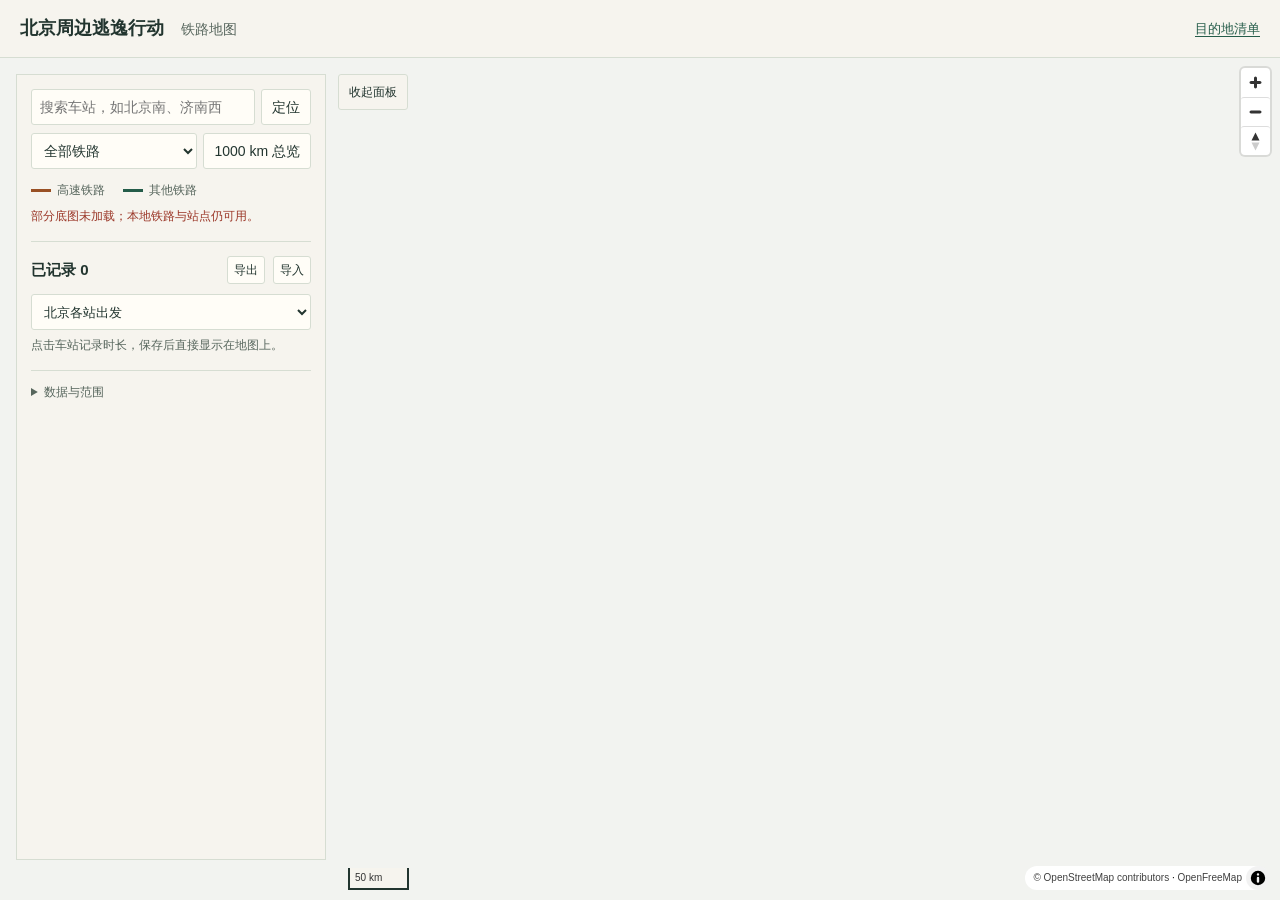
<file: beijing_real_rail_map_v2.html>
<!doctype html>
<html lang="zh-CN">
<head>
<meta charset="utf-8">
<meta name="viewport" content="width=device-width, initial-scale=1">
<meta name="theme-color" content="#f6f4ee">
<title>铁路地图 · 北京周边逃逸行动</title>
<link href="assets/maplibre-gl.css" rel="stylesheet">
<link href="assets/rail-map.css" rel="stylesheet">
</head>
<body>
<header><h1>北京周边逃逸行动 <span>铁路地图</span></h1><a href="index.html">目的地清单</a></header>
<main>
<div id="map" aria-label="可缩放的真实地理铁路地图"></div>
<aside id="map-panel" aria-label="铁路与旅行时长">
  <form id="search-form" class="search"><label for="station-search" class="sr-only">搜索铁路车站</label><input id="station-search" list="station-options" placeholder="搜索车站，如北京南、济南西" autocomplete="off" required><button type="submit">定位</button></form>
  <datalist id="station-options"></datalist>
  <div class="controls"><label for="rail-kind" class="sr-only">铁路类型</label><select id="rail-kind" disabled><option value="all">全部铁路</option><option value="fast">高速铁路</option><option value="normal">其他铁路</option></select><button id="overview" type="button">1000 km 总览</button></div>
  <div class="legend"><span><i class="fast"></i>高速铁路</span><span><i></i>其他铁路</span></div>
  <p id="status" role="status">正在加载轨道…</p>
  <section id="editor" hidden aria-labelledby="station-title">
    <div class="section-head"><h2 id="station-title"></h2><button type="button" id="close-editor" aria-label="关闭车站记录">关闭</button></div>
    <p id="station-note" class="muted"></p>
    <form id="time-form">
      <input id="record-id" type="hidden">
      <label for="origin">出发站</label><select id="origin" required></select>
      <div class="form-pair"><label>乘车时长 / 分钟<input id="duration" type="number" min="1" max="10080" step="1" placeholder="如 95" required></label><label>车次<input id="train" maxlength="30" placeholder="如 G123"></label></div>
      <div class="form-pair"><label>乘车日期<input id="travel-date" type="date"></label><label>来源 / 备注<input id="note" maxlength="200" placeholder="如 12306 查询"></label></div>
      <div class="form-actions"><button class="primary" type="submit">保存时长</button><button type="button" id="new-record" hidden>另记一班</button><button type="button" id="delete-record" hidden>删除记录</button></div>
    </form>
  </section>
  <section class="records" aria-labelledby="records-title"><div class="section-head"><h2 id="records-title">已记录 <span id="record-count">0</span></h2><button id="export" type="button">导出</button><button id="import" type="button">导入</button><input type="file" id="import-file" accept="application/json,.json" hidden></div>
    <label for="time-origin" class="sr-only">按出发站筛选时长</label><select id="time-origin"><option value="">北京各站出发</option></select>
    <p class="muted" id="empty-records">点击车站记录时长，保存后直接显示在地图上。</p><div id="record-list"></div>
  </section>
  <details class="sources"><summary>数据与范围</summary><p>轨道来自 OpenStreetMap 原始坐标；缩小显示总览，放大查看弯道。保留铁路主轨道，排除地铁、有轨电车和标注为调车侧线的轨道；不是车次导航。</p><p>虚线为北京中心直线半径 1000 km，不代表铁路里程。铁路可能含货运线；站点不保证有客运班次。</p><p>高速分类按 OSM highspeed 标记或限速 ≥ 200 km/h；缺少标记的归入其他铁路。地图时长均为你的记录，同站显示当前出发站筛选下最短的一条。</p><p>记录保存在当前浏览器，导出可备份或跨设备导入。底图需联网，轨道与车站已随页面保存。坐标 WGS84，底图采用 Web Mercator 投影。</p><p id="data-meta"></p><p><a href="https://www.openstreetmap.org/copyright" target="_blank" rel="noopener">© OpenStreetMap contributors · ODbL</a> · <a href="https://openfreemap.org/" target="_blank" rel="noopener">OpenFreeMap 底图</a></p></details>
</aside>
<button id="panel-toggle" type="button" aria-expanded="true" aria-controls="map-panel">收起面板</button>
</main>
<script src="assets/maplibre-gl.js"></script>
<script src="assets/rail-basemap.js"></script>
<script src="assets/rail-data.js"></script>
<script src="assets/rail-map.js"></script>
</body>
</html>
</file>
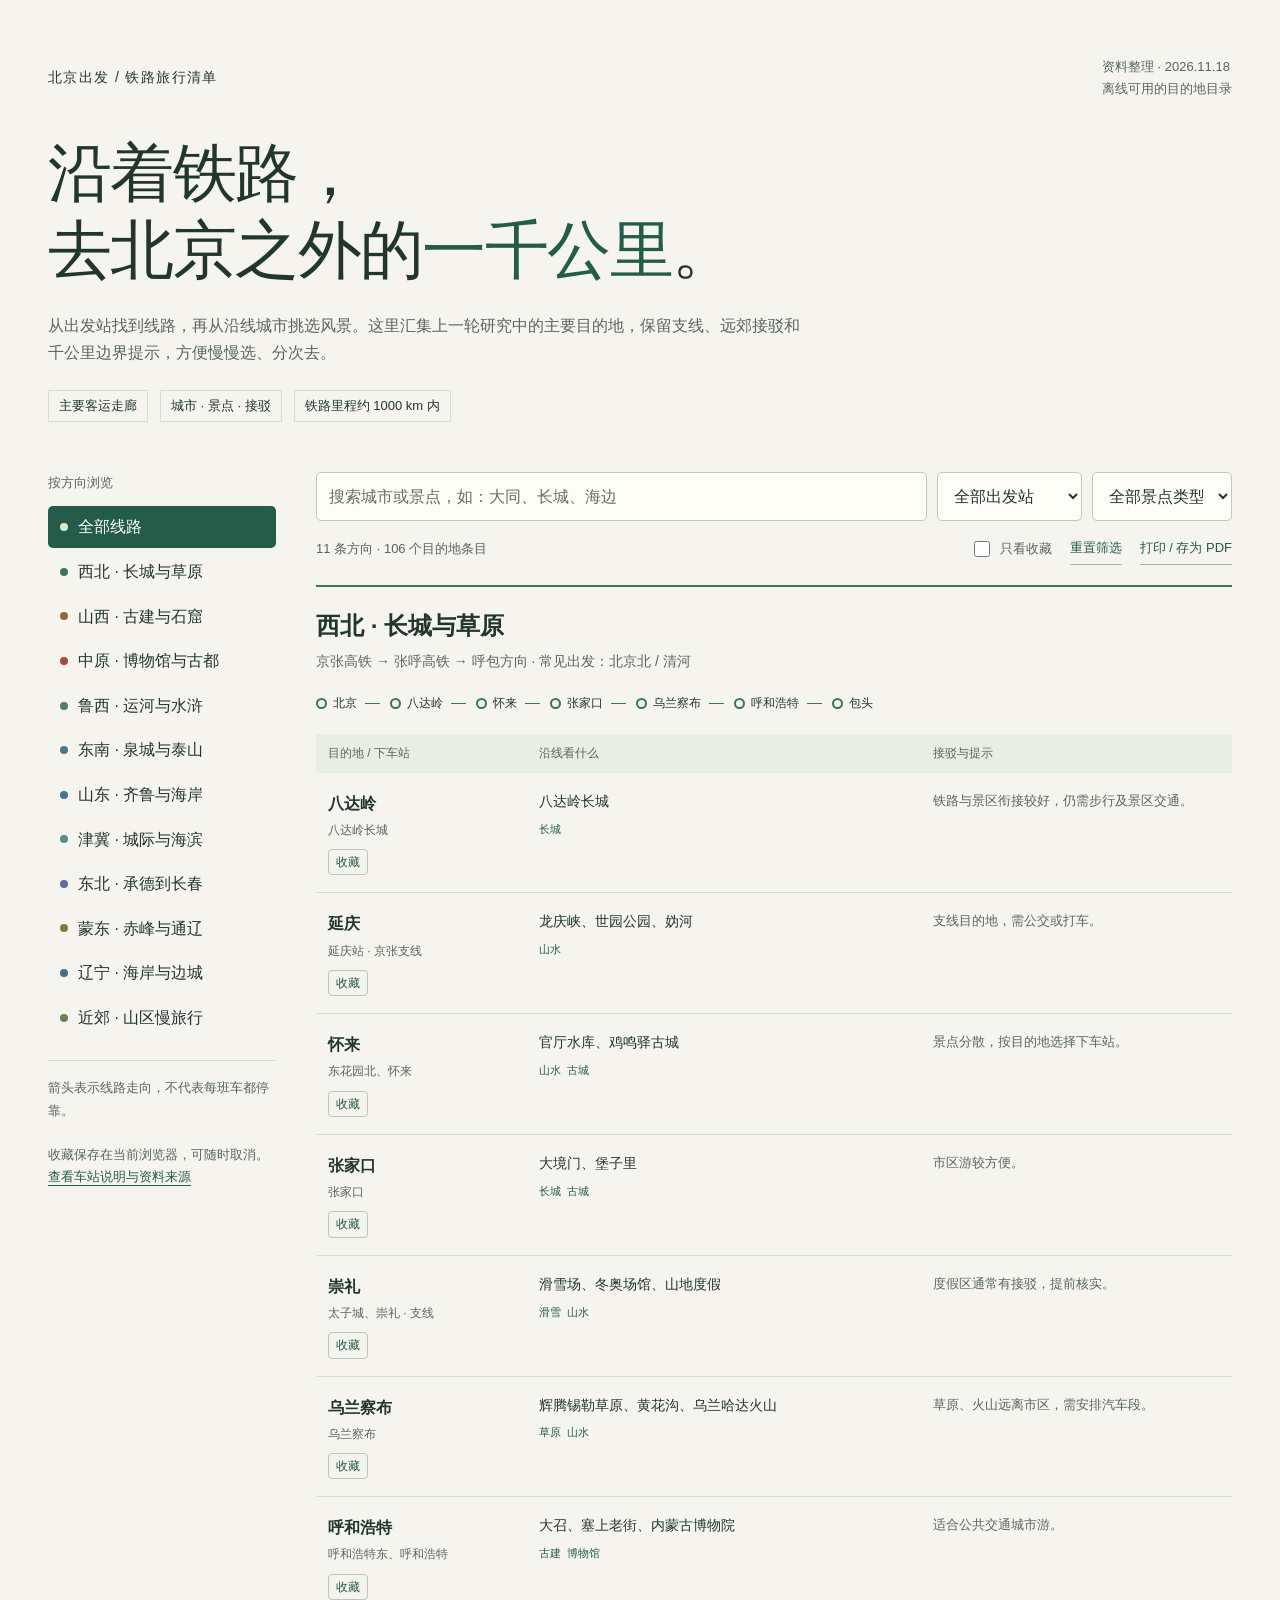
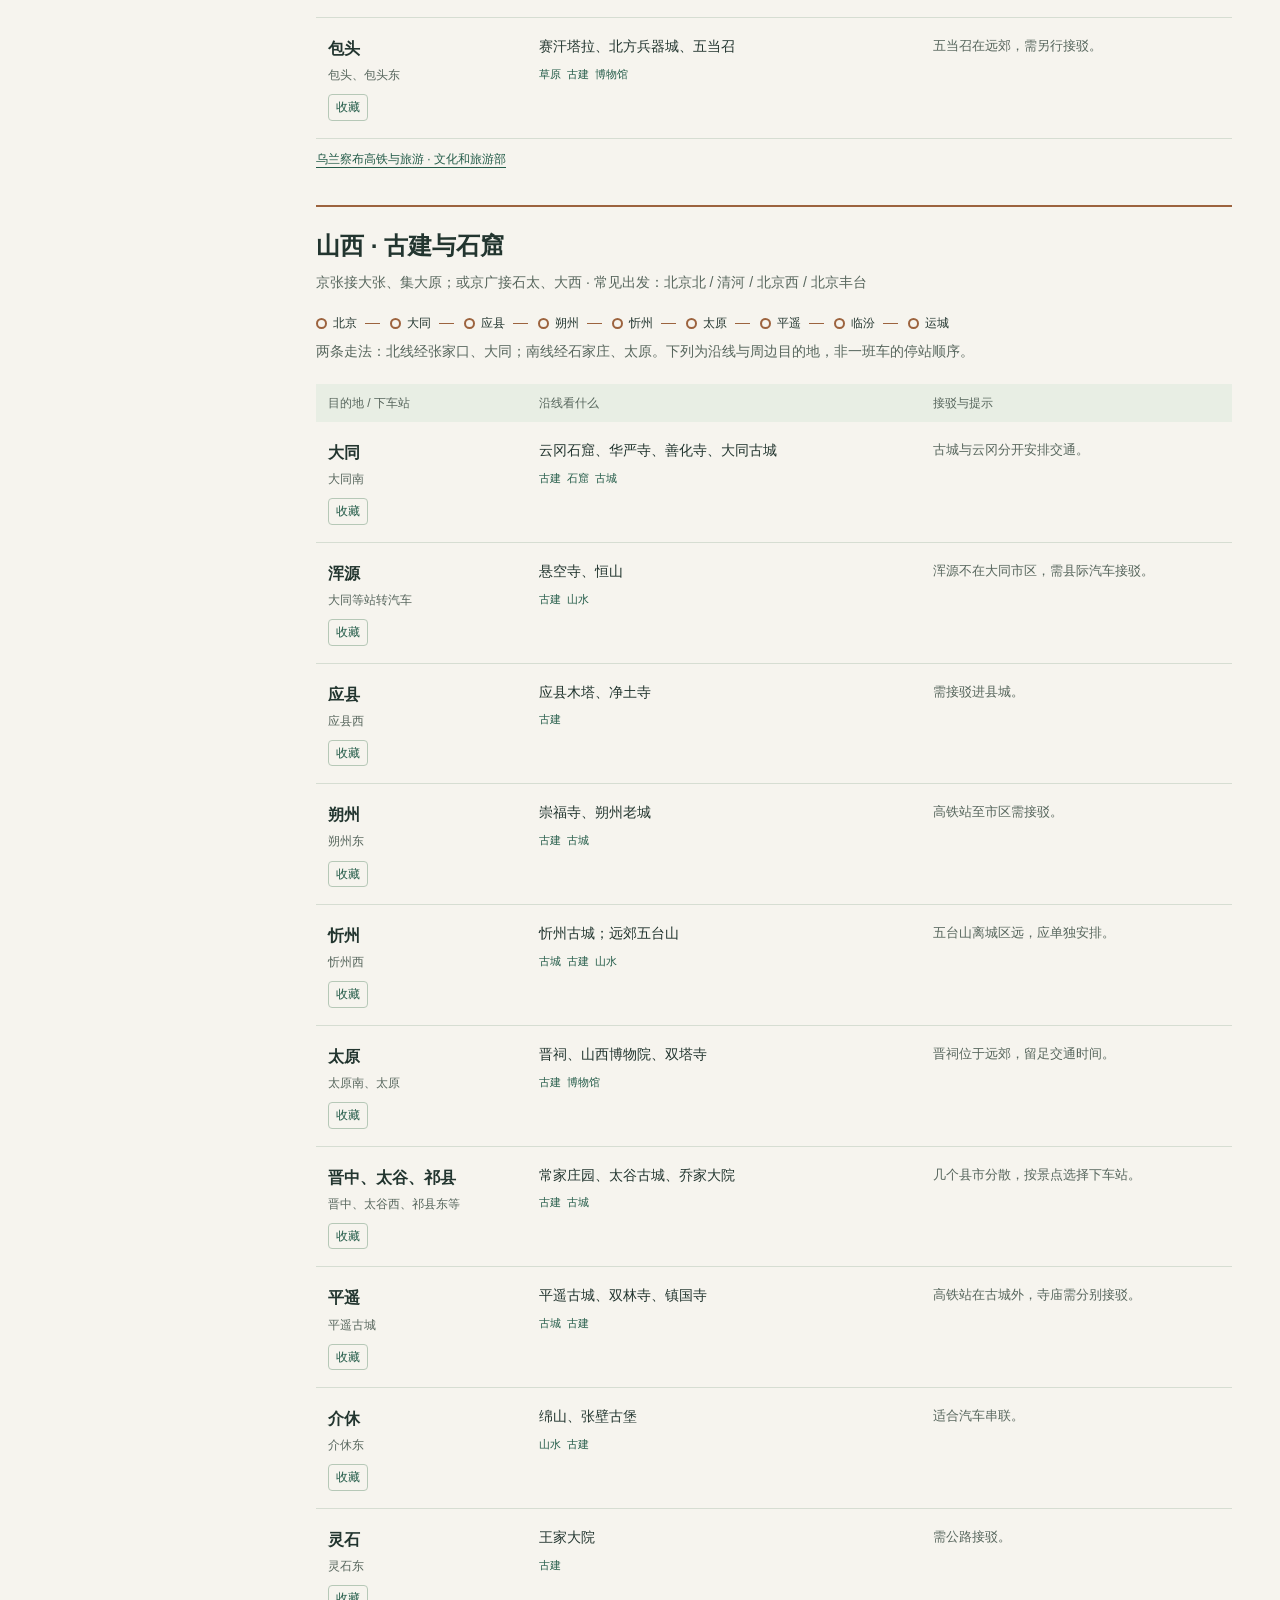
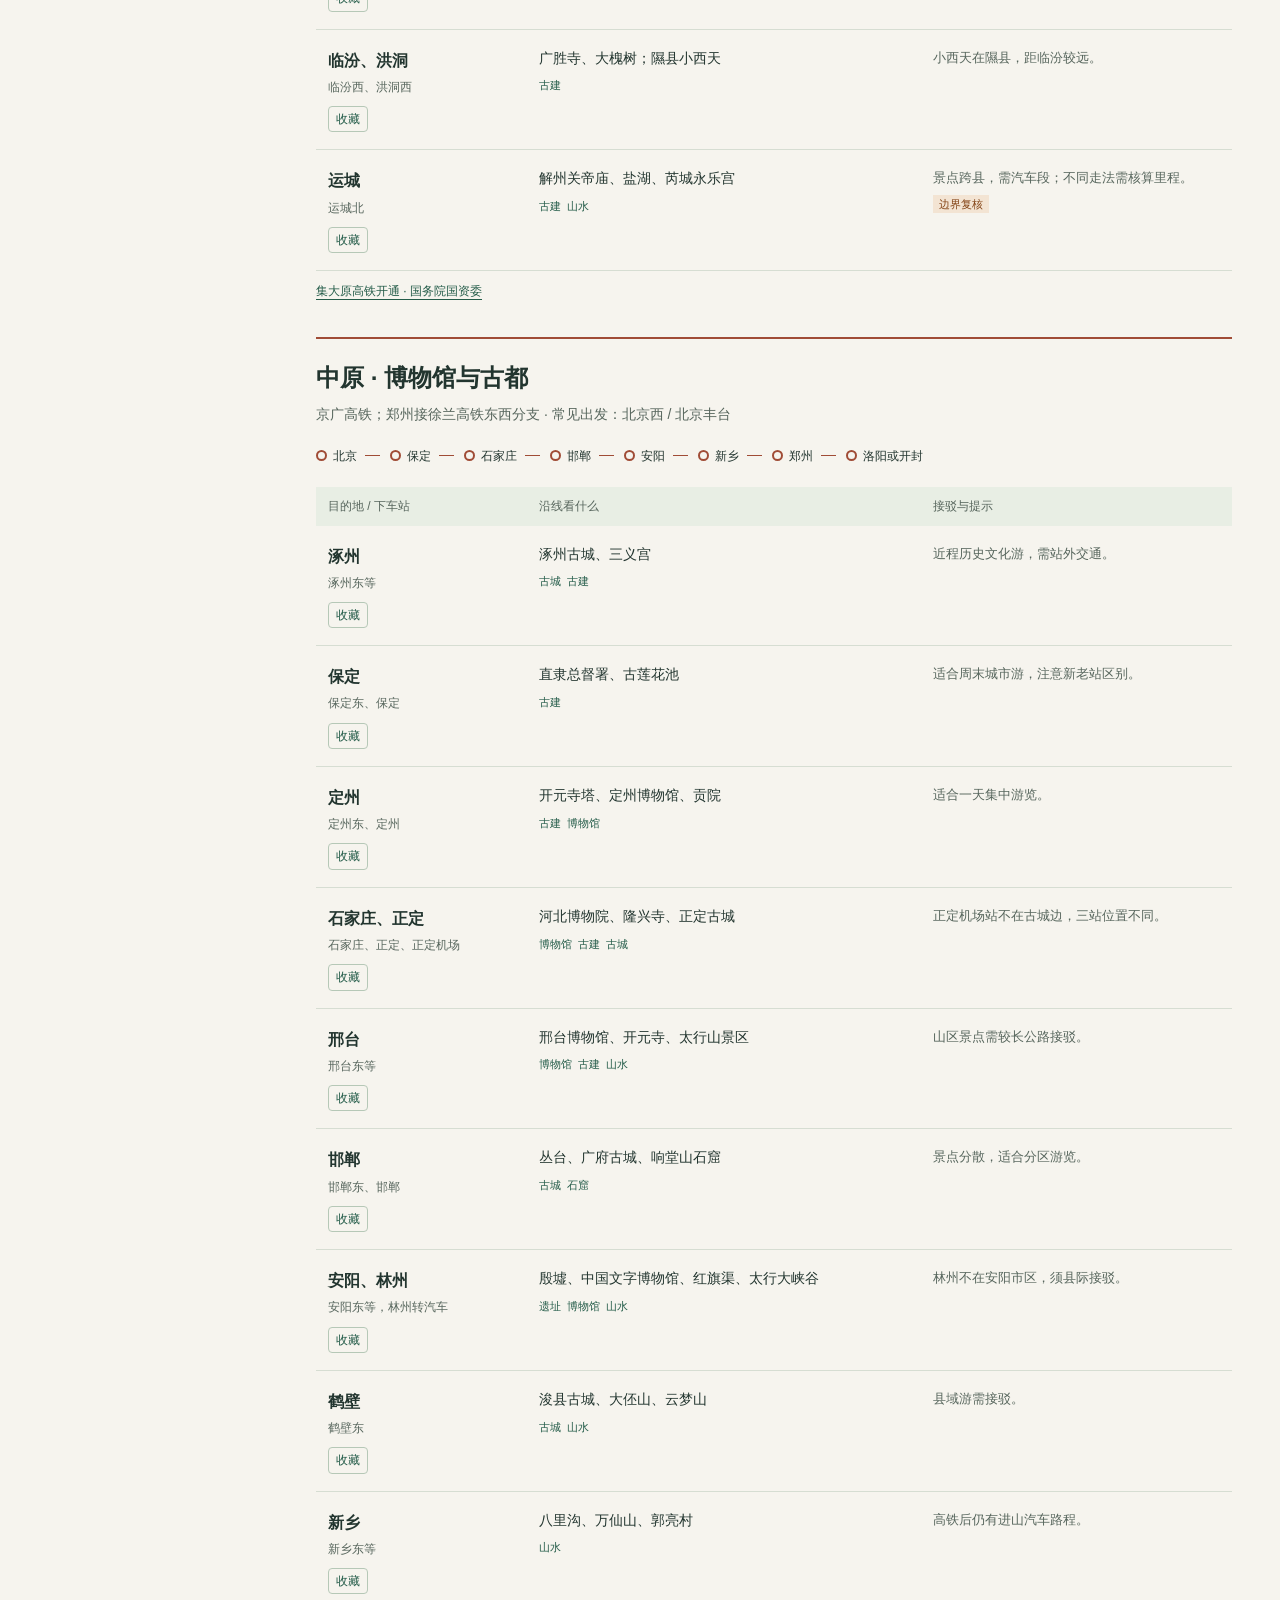
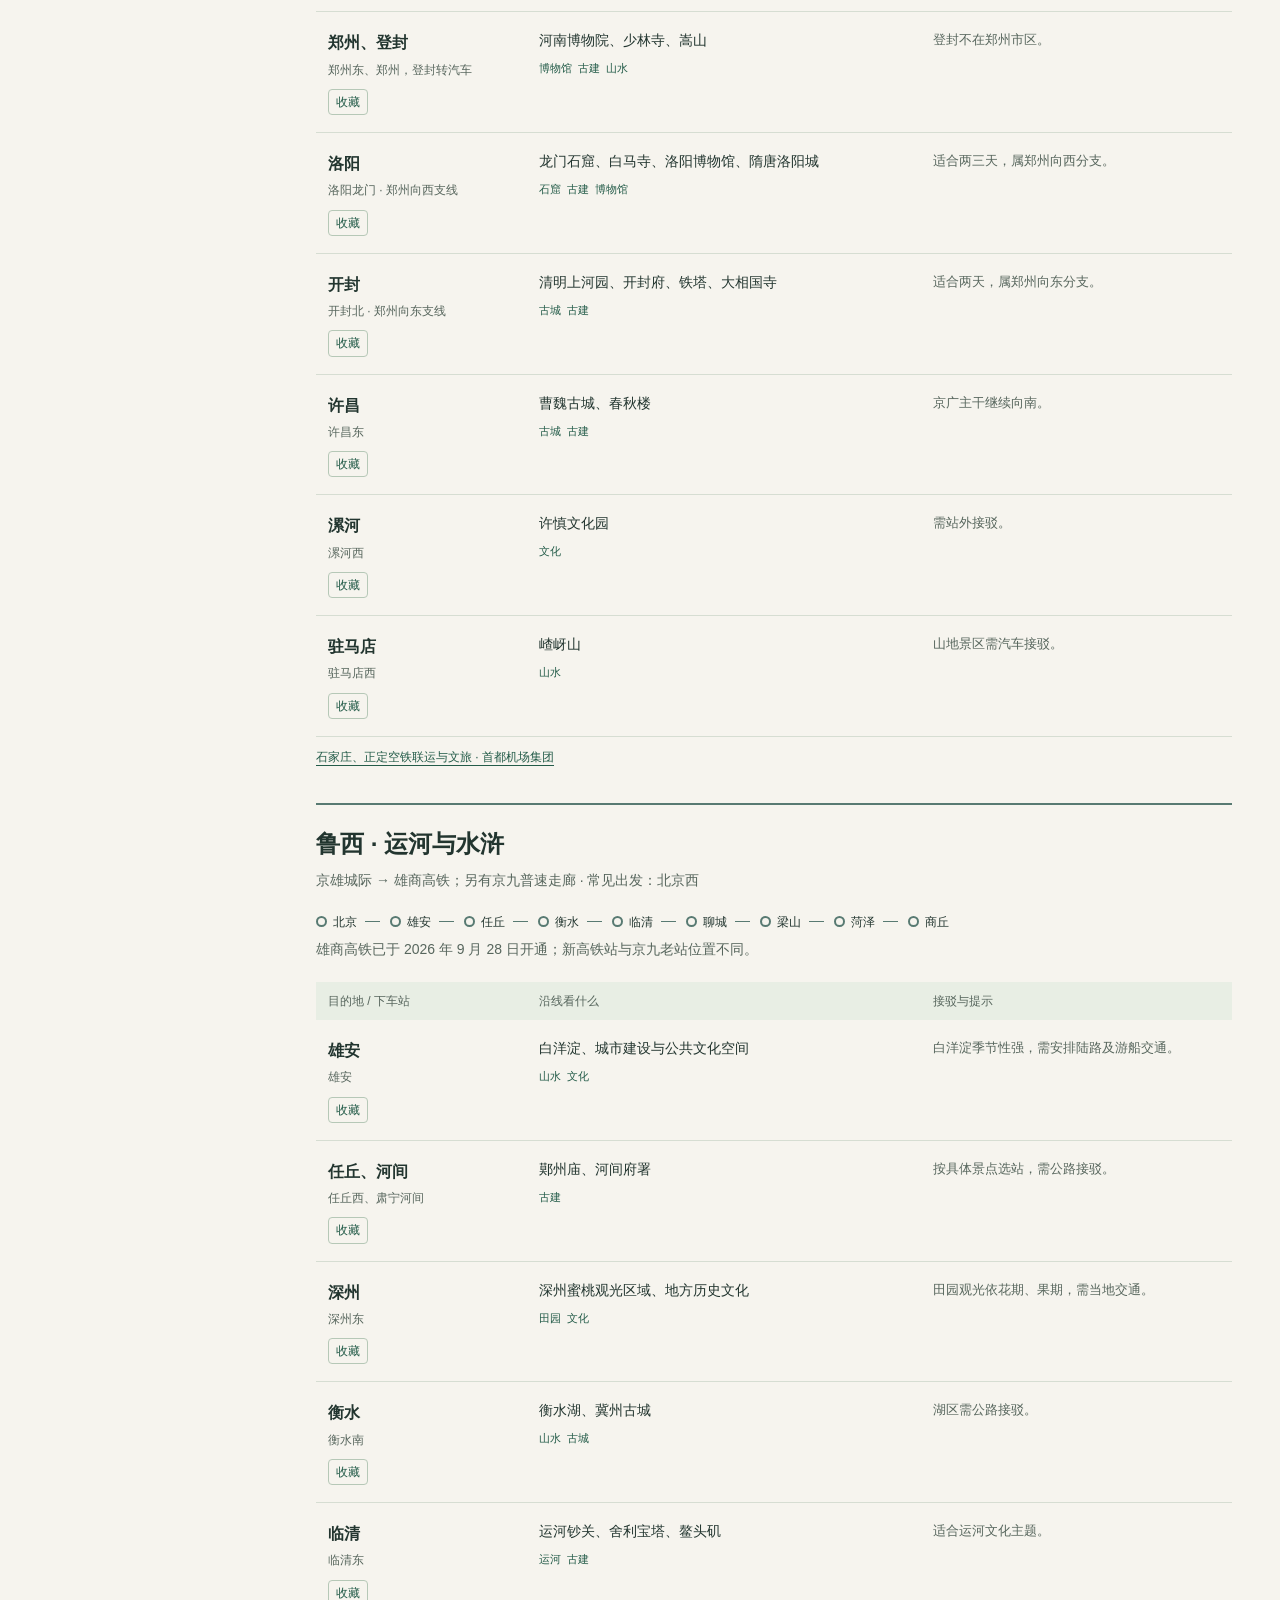
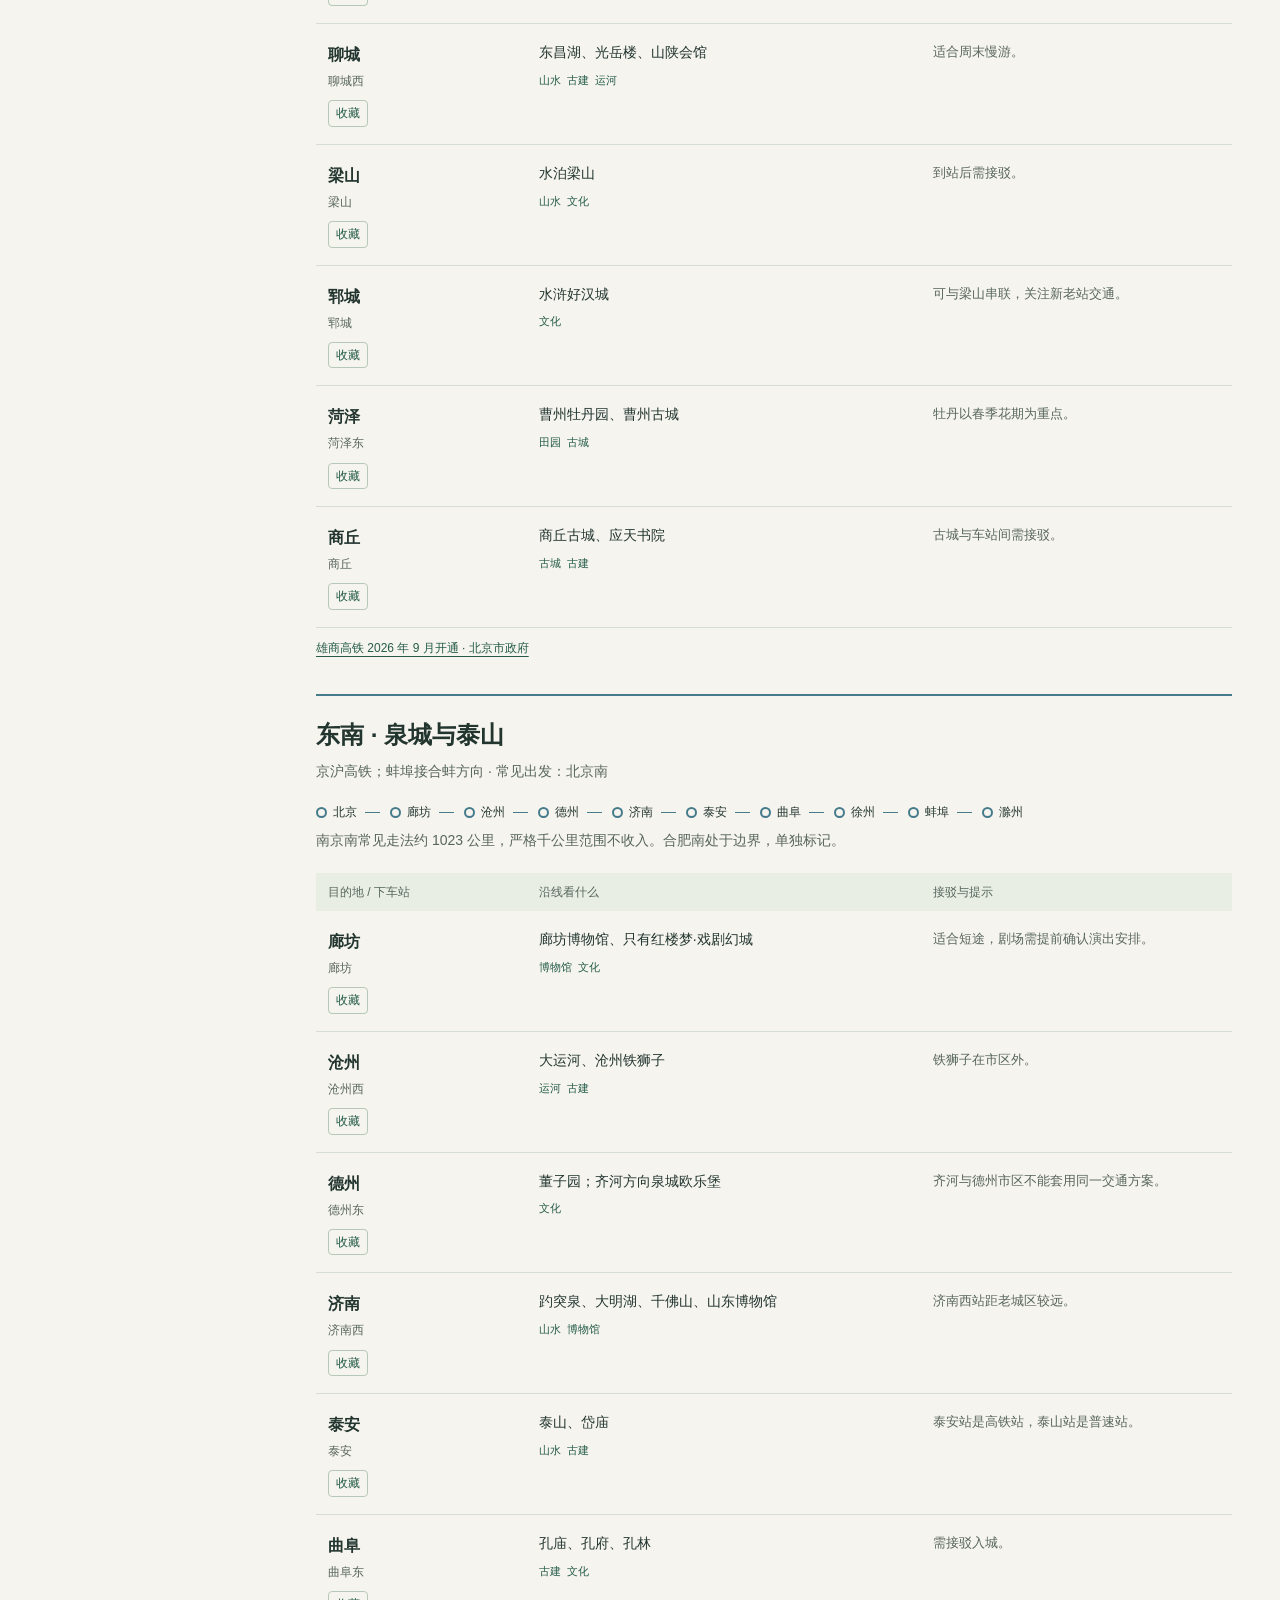
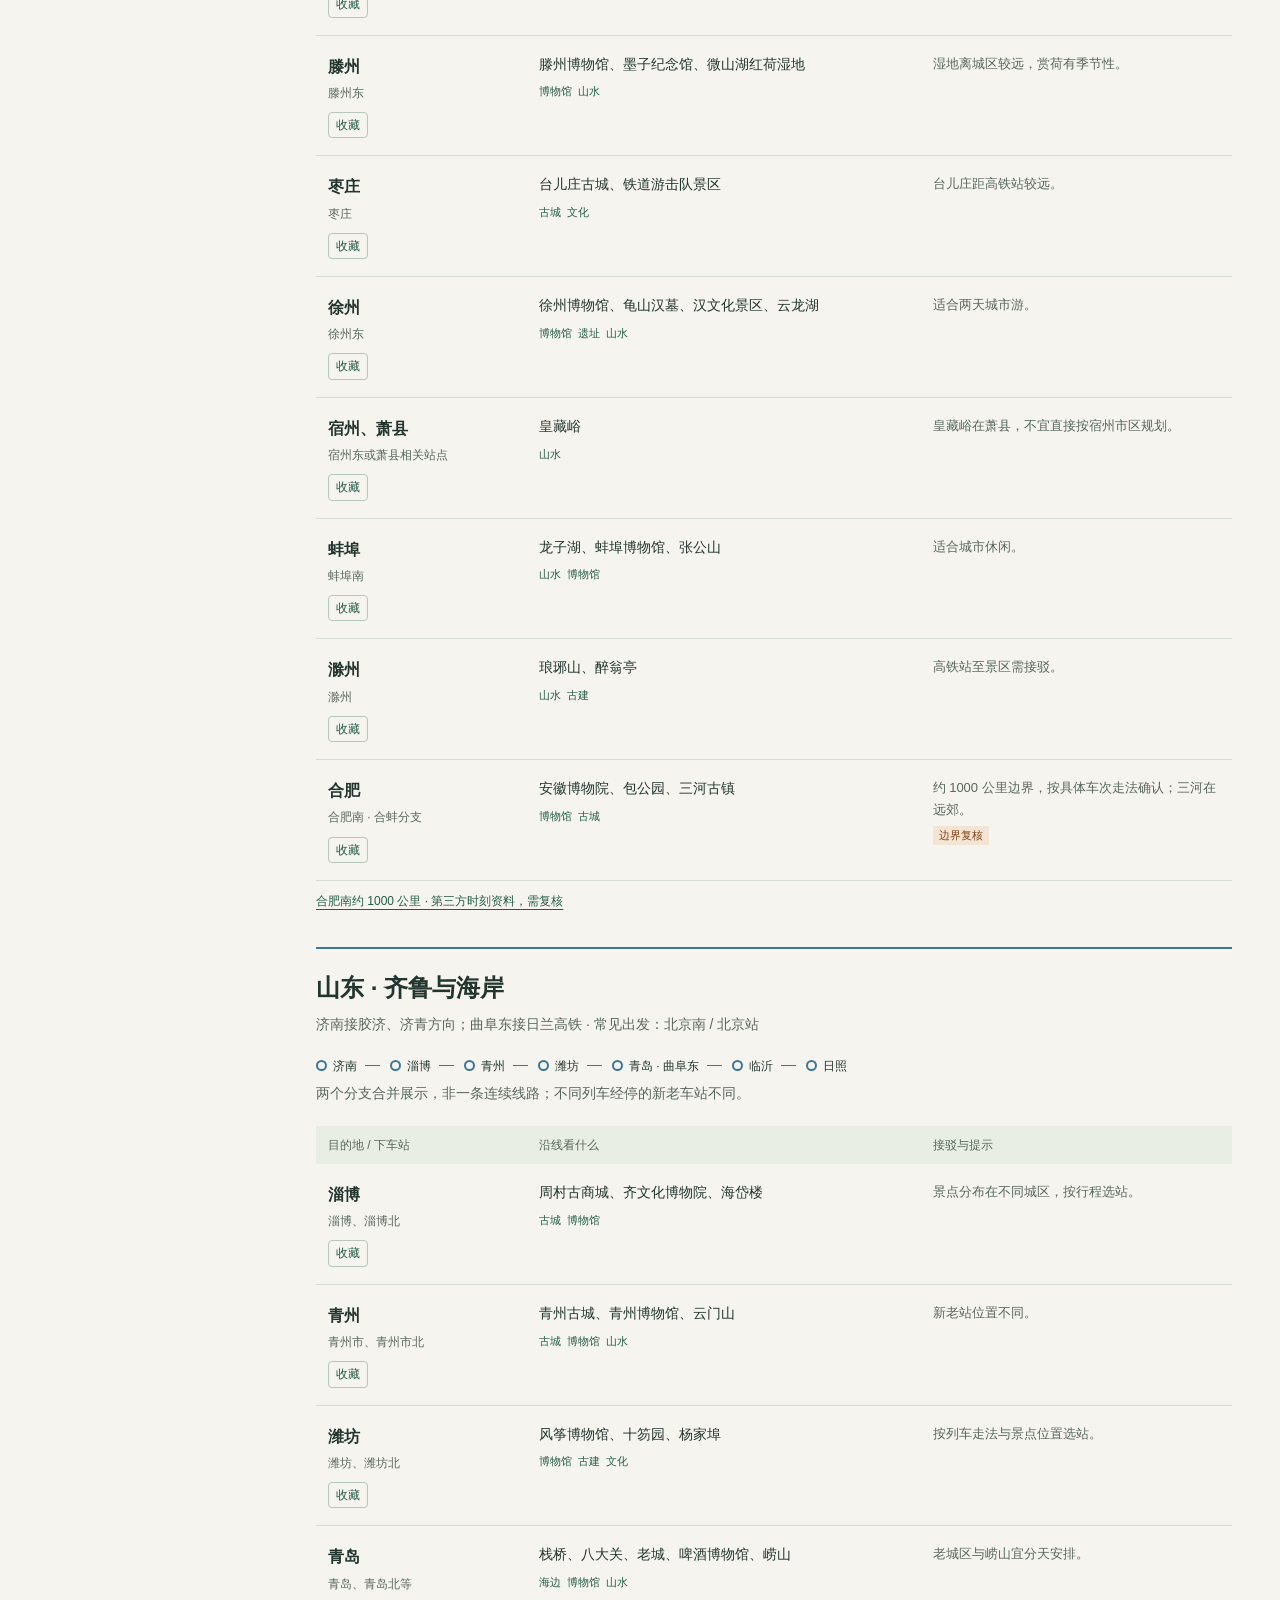
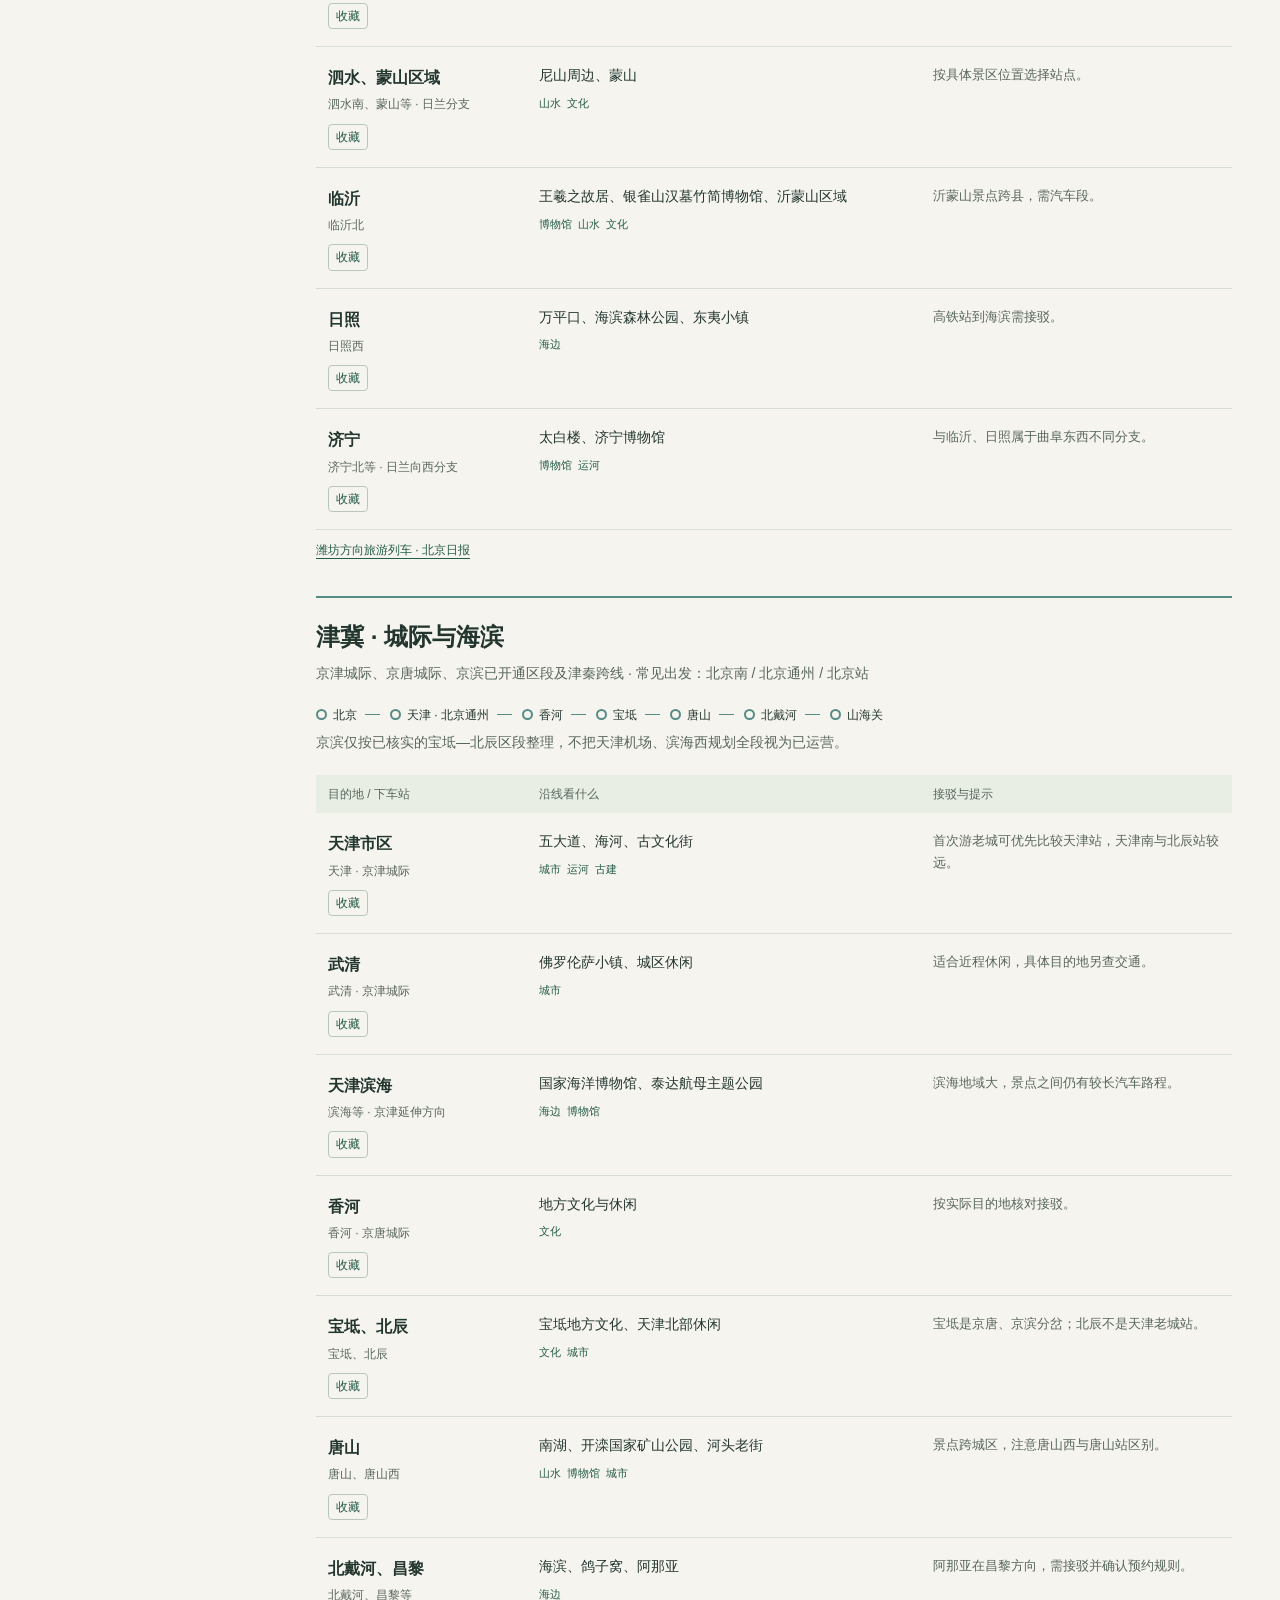
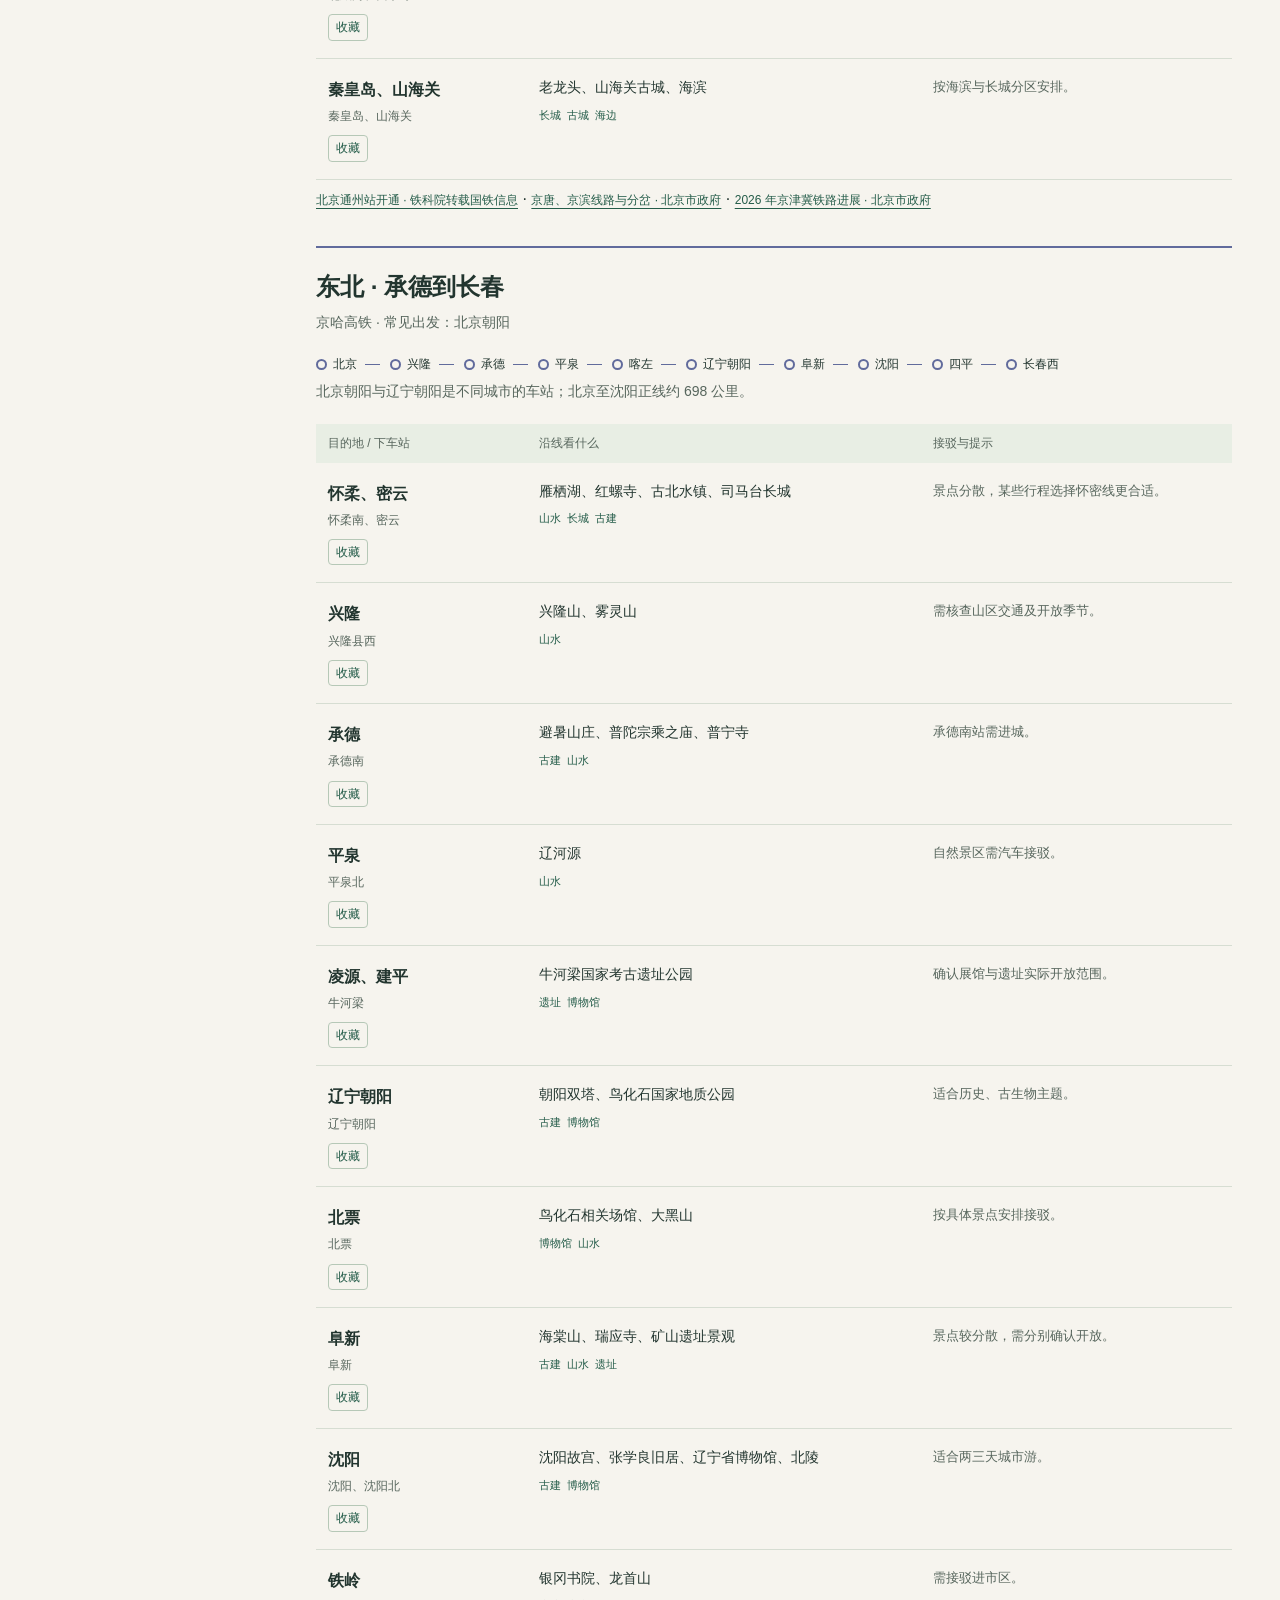
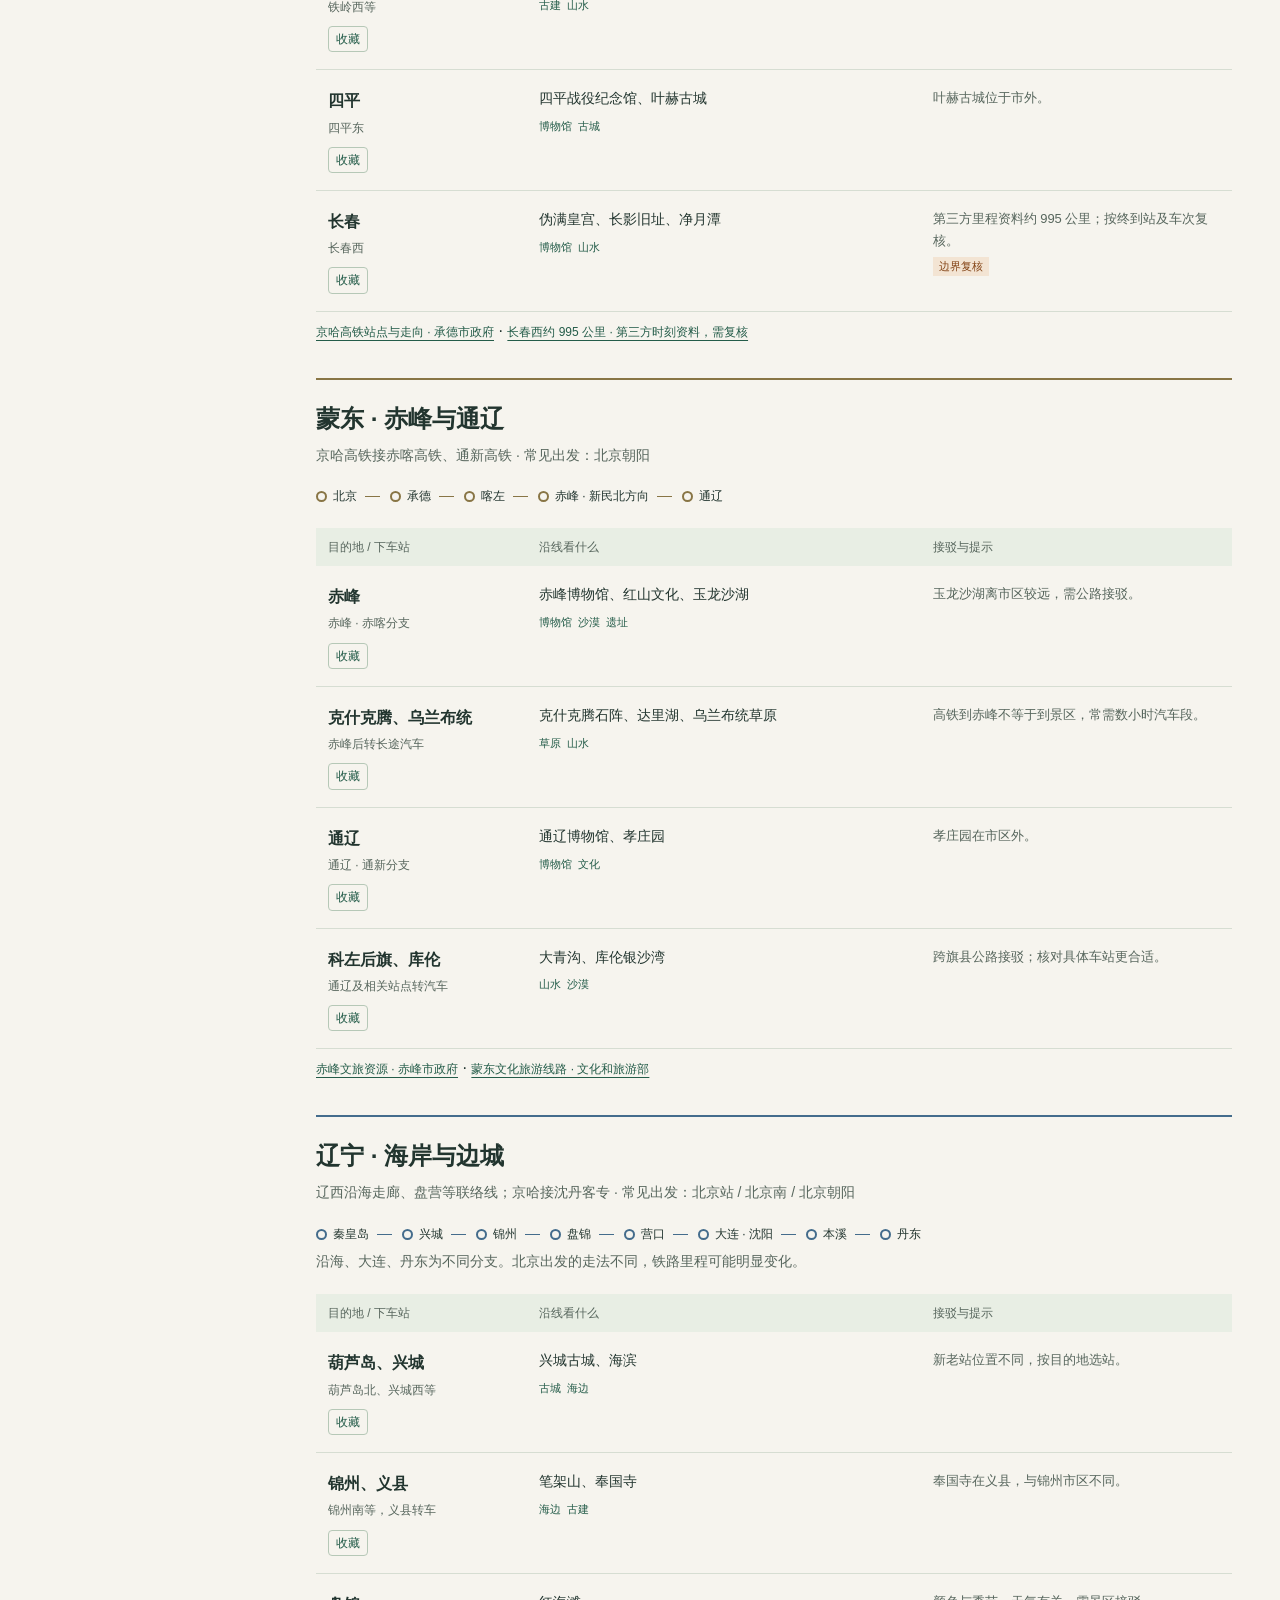
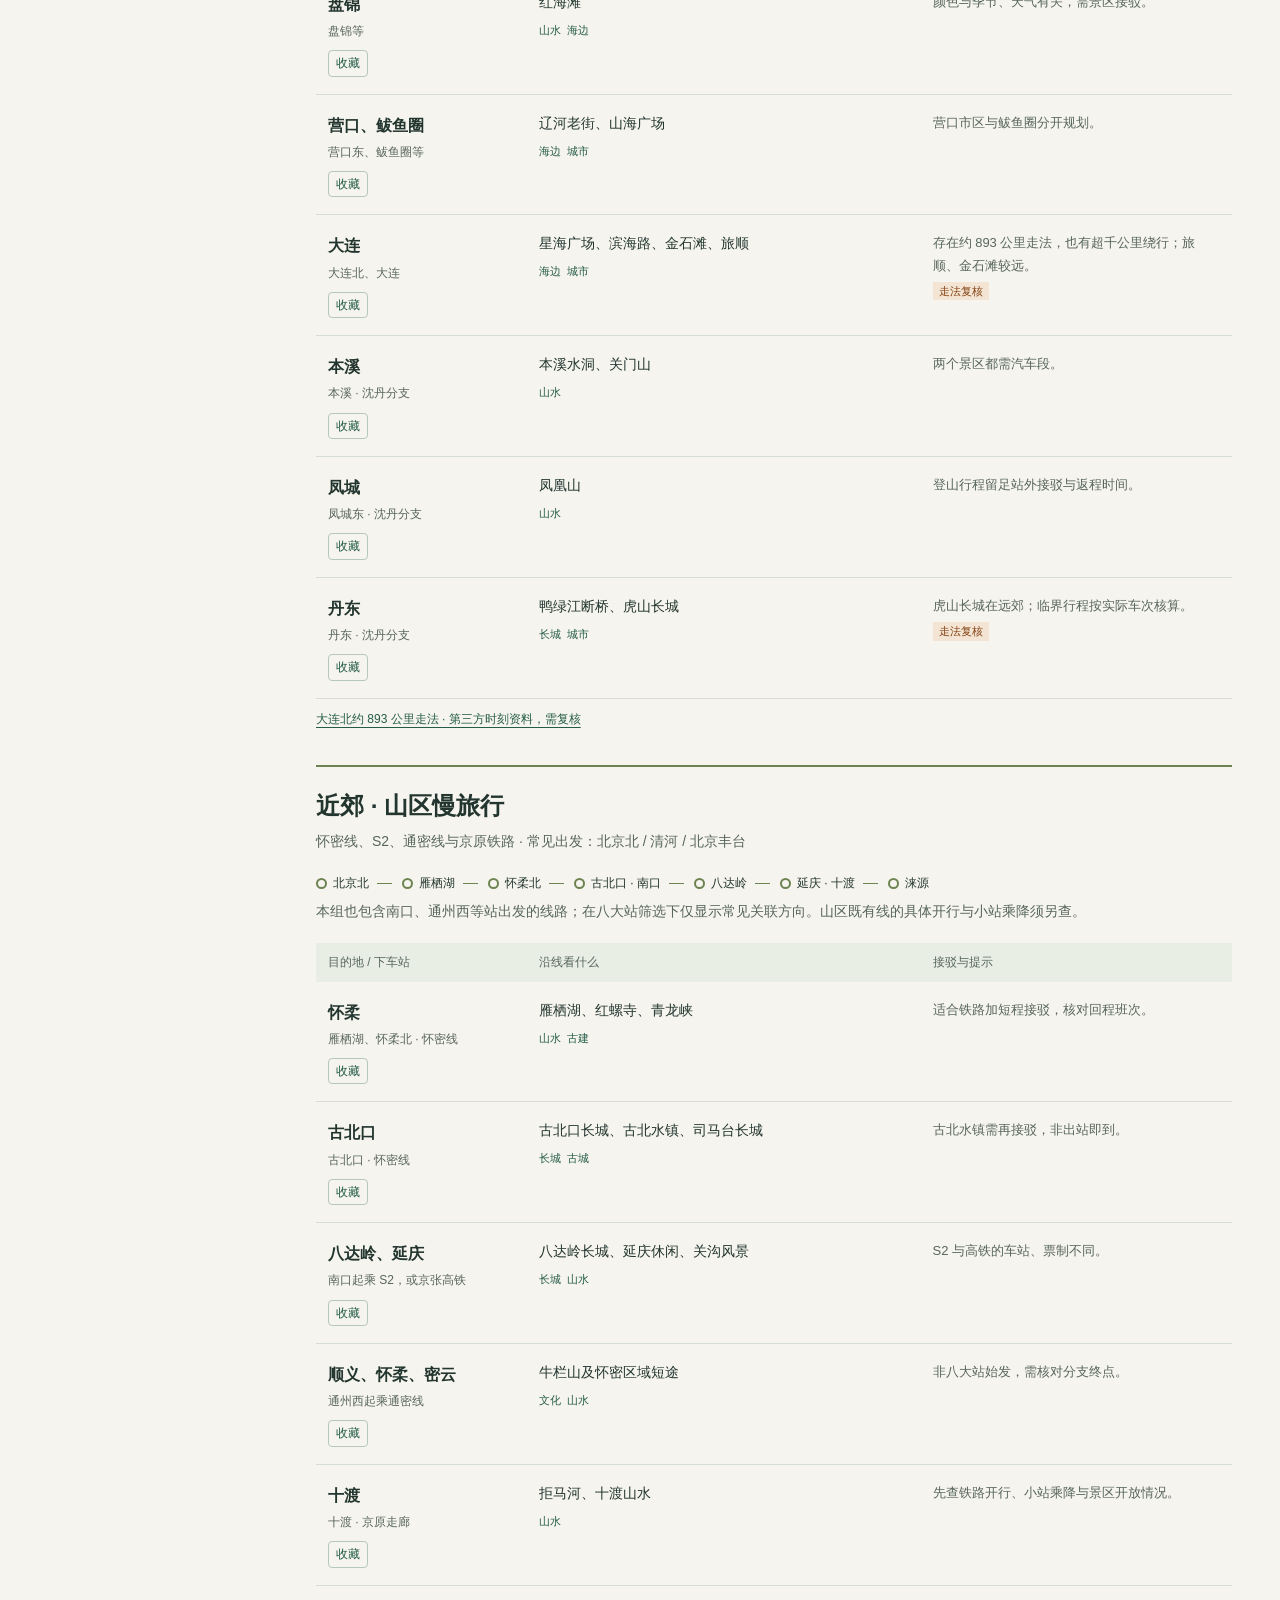
<file: 北京铁路旅行清单-线路版.html>
<!doctype html>
<html lang="zh-CN"><head><meta charset="utf-8"><meta name="viewport" content="width=device-width,initial-scale=1"><title>北京出发 · 铁路旅行清单</title>
<style>
:root{--paper:#f6f4ee;--ink:#22352f;--muted:#57665d;--line:#d6ddd2;--green:#245c49;--wash:#e8eee4;--orange:#995024}*{box-sizing:border-box}html{scroll-behavior:smooth}body{margin:0;background:var(--paper);color:var(--ink);font:16px/1.7 "Microsoft YaHei","PingFang SC",sans-serif}::selection{background:#c7dfb9;color:#182f22}a{color:var(--green);text-underline-offset:4px}button,input,select{font:inherit}button,a,input,select{touch-action:manipulation}button{cursor:pointer}button:focus-visible,a:focus-visible,input:focus-visible,select:focus-visible{outline:3px solid #b9662e;outline-offset:3px}header{max-width:1440px;margin:auto;padding:56px 48px 28px}.top{display:flex;justify-content:space-between;gap:24px;align-items:center}.brand{font-size:14px;letter-spacing:.1em}.edition{color:var(--muted);font-size:13px}h1{font-family:"STSong","SimSun",serif;font-size:clamp(36px,5vw,68px);line-height:1.2;font-weight:500;margin:36px 0 22px;letter-spacing:-.025em}h1 span{color:var(--green)}.intro{max-width:760px;color:var(--muted);margin:0}.scope{display:flex;gap:12px;flex-wrap:wrap;margin:24px 0 0}.scope span{font-size:13px;border:1px solid var(--line);padding:4px 10px}.layout{max-width:1440px;margin:auto;display:grid;grid-template-columns:228px minmax(0,1fr);gap:40px;padding:22px 48px 70px}aside{position:sticky;top:24px;align-self:start}.navtitle{font-size:13px;color:var(--muted);margin:0 0 12px}nav{display:grid;gap:3px}.routebtn{border:0;background:transparent;color:var(--ink);text-align:left;padding:10px 12px;border-radius:5px;display:flex;gap:10px;align-items:center;line-height:1.35}.routebtn:hover{background:#eceee5}.routebtn.active{background:var(--green);color:white}.dot{width:8px;height:8px;background:var(--route);border-radius:50%;flex-shrink:0}.active .dot{background:#d7edcb}.asidefoot{border-top:1px solid var(--line);padding-top:16px;margin-top:22px;font-size:13px;color:var(--muted)}.toolbar{display:grid;grid-template-columns:minmax(160px,1fr) 145px 140px;gap:10px;margin-bottom:12px}input,select{width:100%;min-height:46px;border:1px solid #bcc9bd;background:#fffdf7;color:var(--ink);padding:10px 12px;border-radius:5px}input::placeholder{color:#627064}.tools{display:flex;gap:12px;justify-content:space-between;align-items:center;flex-wrap:wrap;padding:0 0 20px;color:var(--muted);font-size:13px}.tools button{padding:4px 0;border:0;border-bottom:1px solid #a3b5a4;background:none;color:var(--green)}.tools .right{display:flex;gap:18px}label.check{display:flex;gap:7px;align-items:center}input[type=checkbox]{width:16px;min-height:16px;accent-color:var(--green);padding:0}section.route{margin-bottom:34px;border-top:2px solid var(--route)}.routehead{padding:22px 0 16px}.routehead h2{font-size:24px;margin:0 0 8px;line-height:1.4}.routehead p{margin:4px 0;color:var(--muted);font-size:14px}.path{display:flex;align-items:center;flex-wrap:wrap;gap:4px 0;margin:17px 0 3px}.stop{font-size:12px;padding:2px 10px 2px 0;display:inline-flex;align-items:center;gap:6px}.stop:before{content:"";width:7px;height:7px;border:2px solid var(--route);border-radius:50%}.stop:not(:last-child):after{content:"";display:block;width:15px;height:1px;background:var(--route);margin-left:2px}table{border-collapse:collapse;width:100%;table-layout:fixed}th{text-align:left;color:var(--muted);font-size:12px;font-weight:400;padding:9px 12px;background:var(--wash)}th:nth-child(1){width:23%}th:nth-child(2){width:43%}th:nth-child(3){width:34%}td{vertical-align:top;border-bottom:1px solid var(--line);padding:17px 12px;font-size:14px}td strong{display:block;font-size:16px;font-weight:600}small{display:block;font-size:12px;color:var(--muted);line-height:1.6;margin-top:4px}.tag{display:inline-block;font-size:11px;margin:6px 6px 0 0;color:var(--green)}.note{color:var(--muted);font-size:13px}.edge{display:inline-block;background:#f3e4d3;color:#834315;padding:0 6px;font-size:11px;margin:5px 0}.fav{border:1px solid #b6c8b7;background:transparent;color:var(--green);border-radius:4px;font-size:12px;padding:2px 7px;margin-top:9px}.fav[aria-pressed=true]{background:var(--green);color:#fff}.ref{font-size:12px;margin-top:10px;display:inline-block}.empty{padding:65px 20px;text-align:center;border:1px dashed var(--line)}footer{border-top:1px solid var(--line);margin-top:35px;padding-top:24px;font-size:13px;color:var(--muted)}details{margin:14px 0}summary{cursor:pointer;color:var(--ink)}.stations{display:grid;grid-template-columns:1fr 1fr;gap:5px 24px;margin:12px 0}.stations p{margin:4px 0}.sources{padding-left:20px}.sources li{margin:7px 0}.disclaimer{max-width:80ch}.status{font-variant-numeric:tabular-nums}button.clear{border:0;background:var(--green);color:#fff;border-radius:4px;padding:8px 14px;margin-top:12px}[hidden]{display:none!important}
@media(max-width:950px){header{padding:30px 24px 20px}.layout{padding:12px 24px 40px;grid-template-columns:1fr;gap:24px}aside{position:static}nav{display:flex;overflow-x:auto;padding-bottom:8px;scrollbar-color:#91a98e transparent;scrollbar-width:thin}.routebtn{flex-shrink:0}.navtitle,.asidefoot{display:none}h1{margin-top:28px}.top{align-items:start}.edition{max-width:140px;text-align:right}.routehead h2{font-size:22px}}
@media(max-width:600px){header{padding:24px 18px 14px}.layout{padding:10px 18px 32px;gap:14px}.intro{font-size:14px}.toolbar{grid-template-columns:1fr 1fr}.toolbar input{grid-column:1/-1}.tools{align-items:start;gap:10px}.tools .right{gap:14px}thead{display:none}table,tbody,tr,td{display:block;width:100%}tr{padding:17px 0;border-bottom:1px solid var(--line)}td{padding:0;border:0}td:nth-child(2){margin-top:10px}td:nth-child(3){margin-top:8px}td:nth-child(2):before{content:"看什么 · ";color:var(--green);font-size:12px}td:nth-child(3):before{content:"怎么去 · ";color:var(--green);font-size:12px}.fav{margin-top:6px}.stations{grid-template-columns:1fr}.scope{gap:6px}.scope span{font-size:11px}.path{margin-top:12px}}
@media print{body{background:white;font-size:11px}header{padding:0 0 16px}h1{font-size:34px;margin:20px 0}aside,.toolbar,.tools,.fav,.empty{display:none}.layout{display:block;padding:0}section.route{break-inside:auto}.routehead{break-after:avoid}tr{break-inside:avoid}td{padding:8px;font-size:11px}td strong{font-size:12px}.routehead h2{font-size:18px}footer{font-size:11px}.scope span{font-size:10px}}
</style></head><body>
<header><div class="top"><div class="brand">北京出发 / 铁路旅行清单</div><div class="edition">资料整理 · 2026.11.18<br>离线可用的目的地目录</div></div><h1>沿着铁路，<br>去北京之外的<span>一千公里</span>。</h1><p class="intro">从出发站找到线路，再从沿线城市挑选风景。这里汇集上一轮研究中的主要目的地，保留支线、远郊接驳和千公里边界提示，方便慢慢选、分次去。</p><div class="scope"><span>主要客运走廊</span><span>城市 · 景点 · 接驳</span><span>铁路里程约 1000 km 内</span></div></header>
<div class="layout"><aside><p class="navtitle">按方向浏览</p><nav id="nav" aria-label="铁路方向筛选"></nav><div class="asidefoot">箭头表示线路走向，不代表每班车都停靠。<br><br>收藏保存在当前浏览器，可随时取消。<br><a href="#notes">查看车站说明与资料来源</a></div></aside><main>
<div class="toolbar"><input id="search" type="search" aria-label="搜索城市、景点、线路" placeholder="搜索城市或景点，如：大同、长城、海边"><select id="station" aria-label="按常见出发站筛选"><option value="">全部出发站</option></select><select id="theme" aria-label="按景点类型筛选"><option value="">全部景点类型</option></select></div>
<div class="tools"><span id="status" class="status" tabindex="-1" role="status" aria-live="polite"></span><div class="right"><label class="check"><input id="onlyfav" type="checkbox">只看收藏</label><button id="reset">重置筛选</button><button id="print">打印 / 存为 PDF</button></div></div><div id="content"></div>
<footer id="notes"><strong>读这份清单前，了解几个口径</strong><p class="disclaimer">1000 公里按从北京上车站到目的地下车站的铁路运行距离理解，非直线半径，不含去景区的汽车路程。本清单沿用上一轮研究的范围，未逐站核算精确营业里程；接近边界、不同走法可能超限的目的地单独标记。这里列的是目的地与线路关系，不是实时班次表，也不保证每一站均有北京直达车。</p>
<details open><summary>北京八大客运站：快速对照</summary><div class="stations" id="stationguide"></div></details>
<details><summary>其他值得关注的既有线与市郊线</summary><p>丰沙铁路：丰台方向—门头沟山区—官厅、沙城，关注永定河峡谷与山地铁路风景。京通铁路：昌平北—怀柔北—古北口—滦平、隆化—赤峰、通辽方向。京九既有线：霸州—任丘—衡水—聊城—菏泽，与新高铁站位置不同。通密线连接通州西、顺义、牛栏山、怀柔、密云北及怀柔北方向。以上小站乘降、具体客运开行及景区开放情况，应出发前核查。</p></details>
<details open><summary>来源与更新说明</summary><p>以下链接对应上一轮研究所引用的官方线路资料和边界里程参考。景点是旅行选题清单；门票、开放时间、接驳班次未做实时确认。</p><ol class="sources" id="sources"></ol></details><p>实际班次、出发站和停靠站以 <a href="https://www.12306.cn/" target="_blank" rel="noopener">铁路 12306</a> 为准。页面中的“常见出发站”用于方向检索，不等于所有目的地均从该站直达。</p></footer>
</main></div>
<script>
const sources=[
['北京八大车站分工 · 北京市重点站区管委会','https://zdzqgw.beijing.gov.cn/zwgk/zqyw/202512/t20251228_4372304.html'],
['北京通州站开通 · 铁科院转载国铁信息','https://www.rails.cn/content.php?contentid=68075'],
['乌兰察布高铁与旅游 · 文化和旅游部','https://www.mct.gov.cn/wlbphone/wlbydd/xxfb/qglb/nmg/202308/t20230801_946328.html'],
['集大原高铁开通 · 国务院国资委','https://wap.sasac.gov.cn/n2588025/n2588124/c32500109/content.html'],
['石家庄、正定空铁联运与文旅 · 首都机场集团','https://www.cah.com.cn/content/2026/01-30/7422798297003200512.html'],
['雄商高铁 2026 年 9 月开通 · 北京市政府','https://www.beijing.gov.cn/fuwu/bmfw/sy/jrts/202609/t20260929_4884722.html'],
['京唐、京滨线路与分岔 · 北京市政府','https://www.beijing.gov.cn/ywdt/zwzt/jjjyth/xy/202208/t20220813_2792095.html'],
['2026 年京津冀铁路进展 · 北京市政府','https://www.beijing.gov.cn/fuwu/bmfw/sy/jrts/202602/t20260222_4532422.html'],
['京哈高铁站点与走向 · 承德市政府','https://www.chengde.gov.cn/art/2021/1/22/art_3248_682129.html'],
['赤峰文旅资源 · 赤峰市政府','https://www.chifeng.gov.cn/ywdt/bmdt/202605/t20260527_2770881.html'],
['蒙东文化旅游线路 · 文化和旅游部','https://www.mct.gov.cn/wlbphone/wlbydd/xxfb/qglb/nmg/202305/t20230519_943880.html'],
['2026 年怀密线、S2 站点 · 北京市政府','https://www.beijing.gov.cn/fuwu/bmfw/sy/jrts/202606/t20260615_4700120.html'],
['长春西约 995 公里 · 第三方时刻资料，需复核','https://www.gaotie.com.cn/lieche/beijingchaoyang-changchunxi.html'],
['大连北约 893 公里走法 · 第三方时刻资料，需复核','https://shike.gaotie.cn/checi.asp?checi=G3635%2FG3634'],
['合肥南约 1000 公里 · 第三方时刻资料，需复核','https://skb.gaotie.cn/lieche.asp?from=%E5%90%88%E8%82%A5%E5%8D%97&page=2&to=%E5%8C%97%E4%BA%AC%E5%8D%97'],
['潍坊方向旅游列车 · 北京日报','https://xinwen.bjd.com.cn/content/s67ff9a00e4b068c68f1275c3.html']];
const stationGuide={'北京站':'京哈既有线、京沪既有线及部分跨线动车；沿海、东北、山东方向。','北京南':'京津城际、京沪高铁及跨线；天津、山东、徐州方向。','北京西':'京广高铁、京广既有线、京雄城际接雄商高铁。','北京丰台':'京广、京九、丰沙等既有线及部分高铁动车；河北、山西、河南等方向。','北京北':'京张高铁、怀密线；张家口、大同、内蒙古、怀密方向。','清河':'京张高铁、怀密线；与北京北站方向相近。','北京朝阳':'京哈高铁及赤喀、通新等跨线；承德、蒙东、东北方向。','北京通州':'京唐城际、京滨已开通区段及跨线；唐山、北辰、秦皇岛方向。'};
// 数据格式：城市 | 下车站或走法 | 景点 | 类型 | 接驳提示 | 可选边界标记
const routes=[
{name:'西北 · 长城与草原',line:'京张高铁 → 张呼高铁 → 呼包方向',color:'#39755b',stations:['北京北','清河'],path:'北京/八达岭/怀来/张家口/乌兰察布/呼和浩特/包头',refs:[2],rows:`八达岭|八达岭长城|八达岭长城|长城|铁路与景区衔接较好，仍需步行及景区交通。
延庆|延庆站 · 京张支线|龙庆峡、世园公园、妫河|山水|支线目的地，需公交或打车。
怀来|东花园北、怀来|官厅水库、鸡鸣驿古城|山水 古城|景点分散，按目的地选择下车站。
张家口|张家口|大境门、堡子里|长城 古城|市区游较方便。
崇礼|太子城、崇礼 · 支线|滑雪场、冬奥场馆、山地度假|滑雪 山水|度假区通常有接驳，提前核实。
乌兰察布|乌兰察布|辉腾锡勒草原、黄花沟、乌兰哈达火山|草原 山水|草原、火山远离市区，需安排汽车段。
呼和浩特|呼和浩特东、呼和浩特|大召、塞上老街、内蒙古博物院|古建 博物馆|适合公共交通城市游。
包头|包头、包头东|赛汗塔拉、北方兵器城、五当召|草原 古建 博物馆|五当召在远郊，需另行接驳。`},
{name:'山西 · 古建与石窟',line:'京张接大张、集大原；或京广接石太、大西',color:'#9c633e',stations:['北京北','清河','北京西','北京丰台'],path:'北京/大同/应县/朔州/忻州/太原/平遥/临汾/运城',refs:[3],note:'两条走法：北线经张家口、大同；南线经石家庄、太原。下列为沿线与周边目的地，非一班车的停站顺序。',rows:`大同|大同南|云冈石窟、华严寺、善化寺、大同古城|古建 石窟 古城|古城与云冈分开安排交通。
浑源|大同等站转汽车|悬空寺、恒山|古建 山水|浑源不在大同市区，需县际汽车接驳。
应县|应县西|应县木塔、净土寺|古建|需接驳进县城。
朔州|朔州东|崇福寺、朔州老城|古建 古城|高铁站至市区需接驳。
忻州|忻州西|忻州古城；远郊五台山|古城 古建 山水|五台山离城区远，应单独安排。
太原|太原南、太原|晋祠、山西博物院、双塔寺|古建 博物馆|晋祠位于远郊，留足交通时间。
晋中、太谷、祁县|晋中、太谷西、祁县东等|常家庄园、太谷古城、乔家大院|古建 古城|几个县市分散，按景点选择下车站。
平遥|平遥古城|平遥古城、双林寺、镇国寺|古城 古建|高铁站在古城外，寺庙需分别接驳。
介休|介休东|绵山、张壁古堡|山水 古建|适合汽车串联。
灵石|灵石东|王家大院|古建|需公路接驳。
临汾、洪洞|临汾西、洪洞西|广胜寺、大槐树；隰县小西天|古建|小西天在隰县，距临汾较远。
运城|运城北|解州关帝庙、盐湖、芮城永乐宫|古建 山水|景点跨县，需汽车段；不同走法需核算里程。|边界复核`},
{name:'中原 · 博物馆与古都',line:'京广高铁；郑州接徐兰高铁东西分支',color:'#a04c36',stations:['北京西','北京丰台'],path:'北京/保定/石家庄/邯郸/安阳/新乡/郑州/洛阳或开封',refs:[4],rows:`涿州|涿州东等|涿州古城、三义宫|古城 古建|近程历史文化游，需站外交通。
保定|保定东、保定|直隶总督署、古莲花池|古建|适合周末城市游，注意新老站区别。
定州|定州东、定州|开元寺塔、定州博物馆、贡院|古建 博物馆|适合一天集中游览。
石家庄、正定|石家庄、正定、正定机场|河北博物院、隆兴寺、正定古城|博物馆 古建 古城|正定机场站不在古城边，三站位置不同。
邢台|邢台东等|邢台博物馆、开元寺、太行山景区|博物馆 古建 山水|山区景点需较长公路接驳。
邯郸|邯郸东、邯郸|丛台、广府古城、响堂山石窟|古城 石窟|景点分散，适合分区游览。
安阳、林州|安阳东等，林州转汽车|殷墟、中国文字博物馆、红旗渠、太行大峡谷|遗址 博物馆 山水|林州不在安阳市区，须县际接驳。
鹤壁|鹤壁东|浚县古城、大伾山、云梦山|古城 山水|县域游需接驳。
新乡|新乡东等|八里沟、万仙山、郭亮村|山水|高铁后仍有进山汽车路程。
郑州、登封|郑州东、郑州，登封转汽车|河南博物院、少林寺、嵩山|博物馆 古建 山水|登封不在郑州市区。
洛阳|洛阳龙门 · 郑州向西支线|龙门石窟、白马寺、洛阳博物馆、隋唐洛阳城|石窟 古建 博物馆|适合两三天，属郑州向西分支。
开封|开封北 · 郑州向东支线|清明上河园、开封府、铁塔、大相国寺|古城 古建|适合两天，属郑州向东分支。
许昌|许昌东|曹魏古城、春秋楼|古城 古建|京广主干继续向南。
漯河|漯河西|许慎文化园|文化|需站外接驳。
驻马店|驻马店西|嵖岈山|山水|山地景区需汽车接驳。`},
{name:'鲁西 · 运河与水浒',line:'京雄城际 → 雄商高铁；另有京九普速走廊',color:'#587a72',stations:['北京西'],path:'北京/雄安/任丘/衡水/临清/聊城/梁山/菏泽/商丘',refs:[5],note:'雄商高铁已于 2026 年 9 月 28 日开通；新高铁站与京九老站位置不同。',rows:`雄安|雄安|白洋淀、城市建设与公共文化空间|山水 文化|白洋淀季节性强，需安排陆路及游船交通。
任丘、河间|任丘西、肃宁河间|鄚州庙、河间府署|古建|按具体景点选站，需公路接驳。
深州|深州东|深州蜜桃观光区域、地方历史文化|田园 文化|田园观光依花期、果期，需当地交通。
衡水|衡水南|衡水湖、冀州古城|山水 古城|湖区需公路接驳。
临清|临清东|运河钞关、舍利宝塔、鳌头矶|运河 古建|适合运河文化主题。
聊城|聊城西|东昌湖、光岳楼、山陕会馆|山水 古建 运河|适合周末慢游。
梁山|梁山|水泊梁山|山水 文化|到站后需接驳。
郓城|郓城|水浒好汉城|文化|可与梁山串联，关注新老站交通。
菏泽|菏泽东|曹州牡丹园、曹州古城|田园 古城|牡丹以春季花期为重点。
商丘|商丘|商丘古城、应天书院|古城 古建|古城与车站间需接驳。`},
{name:'东南 · 泉城与泰山',line:'京沪高铁；蚌埠接合蚌方向',color:'#467b8c',stations:['北京南'],path:'北京/廊坊/沧州/德州/济南/泰安/曲阜/徐州/蚌埠/滁州',refs:[14],note:'南京南常见走法约 1023 公里，严格千公里范围不收入。合肥南处于边界，单独标记。',rows:`廊坊|廊坊|廊坊博物馆、只有红楼梦·戏剧幻城|博物馆 文化|适合短途，剧场需提前确认演出安排。
沧州|沧州西|大运河、沧州铁狮子|运河 古建|铁狮子在市区外。
德州|德州东|董子园；齐河方向泉城欧乐堡|文化|齐河与德州市区不能套用同一交通方案。
济南|济南西|趵突泉、大明湖、千佛山、山东博物馆|山水 博物馆|济南西站距老城区较远。
泰安|泰安|泰山、岱庙|山水 古建|泰安站是高铁站，泰山站是普速站。
曲阜|曲阜东|孔庙、孔府、孔林|古建 文化|需接驳入城。
滕州|滕州东|滕州博物馆、墨子纪念馆、微山湖红荷湿地|博物馆 山水|湿地离城区较远，赏荷有季节性。
枣庄|枣庄|台儿庄古城、铁道游击队景区|古城 文化|台儿庄距高铁站较远。
徐州|徐州东|徐州博物馆、龟山汉墓、汉文化景区、云龙湖|博物馆 遗址 山水|适合两天城市游。
宿州、萧县|宿州东或萧县相关站点|皇藏峪|山水|皇藏峪在萧县，不宜直接按宿州市区规划。
蚌埠|蚌埠南|龙子湖、蚌埠博物馆、张公山|山水 博物馆|适合城市休闲。
滁州|滁州|琅琊山、醉翁亭|山水 古建|高铁站至景区需接驳。
合肥|合肥南 · 合蚌分支|安徽博物院、包公园、三河古镇|博物馆 古城|约 1000 公里边界，按具体车次走法确认；三河在远郊。|边界复核`},
{name:'山东 · 齐鲁与海岸',line:'济南接胶济、济青方向；曲阜东接日兰高铁',color:'#3a789b',stations:['北京南','北京站'],path:'济南/淄博/青州/潍坊/青岛 · 曲阜东/临沂/日照',refs:[15],note:'两个分支合并展示，非一条连续线路；不同列车经停的新老车站不同。',rows:`淄博|淄博、淄博北|周村古商城、齐文化博物院、海岱楼|古城 博物馆|景点分布在不同城区，按行程选站。
青州|青州市、青州市北|青州古城、青州博物馆、云门山|古城 博物馆 山水|新老站位置不同。
潍坊|潍坊、潍坊北|风筝博物馆、十笏园、杨家埠|博物馆 古建 文化|按列车走法与景点位置选站。
青岛|青岛、青岛北等|栈桥、八大关、老城、啤酒博物馆、崂山|海边 博物馆 山水|老城区与崂山宜分天安排。
泗水、蒙山区域|泗水南、蒙山等 · 日兰分支|尼山周边、蒙山|山水 文化|按具体景区位置选择站点。
临沂|临沂北|王羲之故居、银雀山汉墓竹简博物馆、沂蒙山区域|博物馆 山水 文化|沂蒙山景点跨县，需汽车段。
日照|日照西|万平口、海滨森林公园、东夷小镇|海边|高铁站到海滨需接驳。
济宁|济宁北等 · 日兰向西分支|太白楼、济宁博物馆|博物馆 运河|与临沂、日照属于曲阜东西不同分支。`},
{name:'津冀 · 城际与海滨',line:'京津城际、京唐城际、京滨已开通区段及津秦跨线',color:'#578b86',stations:['北京南','北京通州','北京站'],path:'北京/天津 · 北京通州/香河/宝坻/唐山/北戴河/山海关',refs:[1,6,7],note:'京滨仅按已核实的宝坻—北辰区段整理，不把天津机场、滨海西规划全段视为已运营。',rows:`天津市区|天津 · 京津城际|五大道、海河、古文化街|城市 运河 古建|首次游老城可优先比较天津站，天津南与北辰站较远。
武清|武清 · 京津城际|佛罗伦萨小镇、城区休闲|城市|适合近程休闲，具体目的地另查交通。
天津滨海|滨海等 · 京津延伸方向|国家海洋博物馆、泰达航母主题公园|海边 博物馆|滨海地域大，景点之间仍有较长汽车路程。
香河|香河 · 京唐城际|地方文化与休闲|文化|按实际目的地核对接驳。
宝坻、北辰|宝坻、北辰|宝坻地方文化、天津北部休闲|文化 城市|宝坻是京唐、京滨分岔；北辰不是天津老城站。
唐山|唐山、唐山西|南湖、开滦国家矿山公园、河头老街|山水 博物馆 城市|景点跨城区，注意唐山西与唐山站区别。
北戴河、昌黎|北戴河、昌黎等|海滨、鸽子窝、阿那亚|海边|阿那亚在昌黎方向，需接驳并确认预约规则。
秦皇岛、山海关|秦皇岛、山海关|老龙头、山海关古城、海滨|长城 古城 海边|按海滨与长城分区安排。`},
{name:'东北 · 承德到长春',line:'京哈高铁',color:'#616b9c',stations:['北京朝阳'],path:'北京/兴隆/承德/平泉/喀左/辽宁朝阳/阜新/沈阳/四平/长春西',refs:[8,12],note:'北京朝阳与辽宁朝阳是不同城市的车站；北京至沈阳正线约 698 公里。',rows:`怀柔、密云|怀柔南、密云|雁栖湖、红螺寺、古北水镇、司马台长城|山水 长城 古建|景点分散，某些行程选择怀密线更合适。
兴隆|兴隆县西|兴隆山、雾灵山|山水|需核查山区交通及开放季节。
承德|承德南|避暑山庄、普陀宗乘之庙、普宁寺|古建 山水|承德南站需进城。
平泉|平泉北|辽河源|山水|自然景区需汽车接驳。
凌源、建平|牛河梁|牛河梁国家考古遗址公园|遗址 博物馆|确认展馆与遗址实际开放范围。
辽宁朝阳|辽宁朝阳|朝阳双塔、鸟化石国家地质公园|古建 博物馆|适合历史、古生物主题。
北票|北票|鸟化石相关场馆、大黑山|博物馆 山水|按具体景点安排接驳。
阜新|阜新|海棠山、瑞应寺、矿山遗址景观|古建 山水 遗址|景点较分散，需分别确认开放。
沈阳|沈阳、沈阳北|沈阳故宫、张学良旧居、辽宁省博物馆、北陵|古建 博物馆|适合两三天城市游。
铁岭|铁岭西等|银冈书院、龙首山|古建 山水|需接驳进市区。
四平|四平东|四平战役纪念馆、叶赫古城|博物馆 古城|叶赫古城位于市外。
长春|长春西|伪满皇宫、长影旧址、净月潭|博物馆 山水|第三方里程资料约 995 公里；按终到站及车次复核。|边界复核`},
{name:'蒙东 · 赤峰与通辽',line:'京哈高铁接赤喀高铁、通新高铁',color:'#887545',stations:['北京朝阳'],path:'北京/承德/喀左/赤峰 · 新民北方向/通辽',refs:[9,10],rows:`赤峰|赤峰 · 赤喀分支|赤峰博物馆、红山文化、玉龙沙湖|博物馆 沙漠 遗址|玉龙沙湖离市区较远，需公路接驳。
克什克腾、乌兰布统|赤峰后转长途汽车|克什克腾石阵、达里湖、乌兰布统草原|草原 山水|高铁到赤峰不等于到景区，常需数小时汽车段。
通辽|通辽 · 通新分支|通辽博物馆、孝庄园|博物馆 文化|孝庄园在市区外。
科左后旗、库伦|通辽及相关站点转汽车|大青沟、库伦银沙湾|山水 沙漠|跨旗县公路接驳；核对具体车站更合适。`},
{name:'辽宁 · 海岸与边城',line:'辽西沿海走廊、盘营等联络线；京哈接沈丹客专',color:'#446c8c',stations:['北京站','北京南','北京朝阳'],path:'秦皇岛/兴城/锦州/盘锦/营口/大连 · 沈阳/本溪/丹东',refs:[13],note:'沿海、大连、丹东为不同分支。北京出发的走法不同，铁路里程可能明显变化。',rows:`葫芦岛、兴城|葫芦岛北、兴城西等|兴城古城、海滨|古城 海边|新老站位置不同，按目的地选站。
锦州、义县|锦州南等，义县转车|笔架山、奉国寺|海边 古建|奉国寺在义县，与锦州市区不同。
盘锦|盘锦等|红海滩|山水 海边|颜色与季节、天气有关，需景区接驳。
营口、鲅鱼圈|营口东、鲅鱼圈等|辽河老街、山海广场|海边 城市|营口市区与鲅鱼圈分开规划。
大连|大连北、大连|星海广场、滨海路、金石滩、旅顺|海边 城市|存在约 893 公里走法，也有超千公里绕行；旅顺、金石滩较远。|走法复核
本溪|本溪 · 沈丹分支|本溪水洞、关门山|山水|两个景区都需汽车段。
凤城|凤城东 · 沈丹分支|凤凰山|山水|登山行程留足站外接驳与返程时间。
丹东|丹东 · 沈丹分支|鸭绿江断桥、虎山长城|长城 城市|虎山长城在远郊；临界行程按实际车次核算。|走法复核`},
{name:'近郊 · 山区慢旅行',line:'怀密线、S2、通密线与京原铁路',color:'#6d8351',stations:['北京北','清河','北京丰台'],path:'北京北/雁栖湖/怀柔北/古北口 · 南口/八达岭/延庆 · 十渡/涞源',refs:[11],note:'本组也包含南口、通州西等站出发的线路；在八大站筛选下仅显示常见关联方向。山区既有线的具体开行与小站乘降须另查。',rows:`怀柔|雁栖湖、怀柔北 · 怀密线|雁栖湖、红螺寺、青龙峡|山水 古建|适合铁路加短程接驳，核对回程班次。
古北口|古北口 · 怀密线|古北口长城、古北水镇、司马台长城|长城 古城|古北水镇需再接驳，非出站即到。
八达岭、延庆|南口起乘 S2，或京张高铁|八达岭长城、延庆休闲、关沟风景|长城 山水|S2 与高铁的车站、票制不同。
顺义、怀柔、密云|通州西起乘通密线|牛栏山及怀密区域短途|文化 山水|非八大站始发，需核对分支终点。
十渡|十渡 · 京原走廊|拒马河、十渡山水|山水|先查铁路开行、小站乘降与景区开放情况。
野三坡、百里峡|野三坡、百里峡 · 京原走廊|峡谷、拒马河沿线|山水|不可仅凭铁路经过就认定当天可乘车到达。
涞源|涞源 · 京原走廊|白石山|山水|铁路之外需进山公路接驳。
灵丘|灵丘 · 京原走廊|觉山寺、平型关相关历史文化|古建 文化|先核对列车及站外交通。`}
];
const $=s=>document.querySelector(s);const esc=s=>String(s).replace(/[&<>"']/g,c=>({'&':'&amp;','<':'&lt;','>':'&gt;','"':'&quot;',"'":'&#39;'}[c]));
let selected=-1,favs=new Set();try{favs=new Set(JSON.parse(localStorage.getItem('beijing-rail-favs')||'[]'))}catch(e){}
routes.forEach((r,i)=>r.items=r.rows.split('\n').map((row,j)=>{const [city,stop,sights,tags,note,edge]=row.split('|');return {id:i+'-'+j,city,stop,sights,tags:tags.split(' '),note,edge}}));
const themes=[...new Set(routes.flatMap(r=>r.items.flatMap(x=>x.tags)))].sort((a,b)=>a.localeCompare(b,'zh'));
$('#station').innerHTML+=Object.keys(stationGuide).map(x=>'<option>'+x+'</option>').join('');$('#theme').innerHTML+=themes.map(x=>'<option>'+x+'</option>').join('');
$('#stationguide').innerHTML=Object.entries(stationGuide).map(([k,v])=>'<p><strong>'+esc(k)+'</strong><br>'+esc(v)+'</p>').join('');
$('#sources').innerHTML=sources.map(([title,url])=>'<li><a href="'+esc(url)+'" target="_blank" rel="noopener">'+esc(title)+'</a></li>').join('');
function drawNav(){ $('#nav').innerHTML=[[-1,'全部线路', '#245c49'],...routes.map((r,i)=>[i,r.name,r.color])].map(([i,n,c])=>'<button class="routebtn '+(i===selected?'active':'')+'" data-route="'+i+'" aria-pressed="'+(i===selected)+'" style="--route:'+c+'"><span class="dot"></span>'+n+'</button>').join(''); }
function render(){let count=0,groups=0;const q=$('#search').value.trim().toLowerCase(),station=$('#station').value,theme=$('#theme').value,only=$('#onlyfav').checked;let html='';
routes.forEach((r,i)=>{if(selected!==-1&&selected!==i||station&&!r.stations.includes(station))return;const items=r.items.filter(x=>(!theme||x.tags.includes(theme))&&(!only||favs.has(x.id))&&(!q||[r.name,r.line,x.city,x.stop,x.sights,x.note,x.tags.join(' ')].join(' ').toLowerCase().includes(q)));if(!items.length)return;count+=items.length;groups++;
html+='<section class="route" style="--route:'+r.color+'"><div class="routehead"><h2>'+esc(r.name)+'</h2><p>'+esc(r.line)+' · 常见出发：'+r.stations.map(esc).join(' / ')+'</p><div class="path" aria-label="线路走向">'+r.path.split('/').map(s=>'<span class="stop">'+esc(s)+'</span>').join('')+'</div>'+(r.note?'<p>'+esc(r.note)+'</p>':'')+'</div><table><thead><tr><th>目的地 / 下车站</th><th>沿线看什么</th><th>接驳与提示</th></tr></thead><tbody>'+items.map(x=>'<tr><td><strong>'+esc(x.city)+'</strong><small>'+esc(x.stop)+'</small><button class="fav" data-id="'+x.id+'" aria-label="'+(favs.has(x.id)?'取消收藏':'收藏')+esc(x.city)+'" aria-pressed="'+favs.has(x.id)+'">'+(favs.has(x.id)?'已收藏':'收藏')+'</button></td><td>'+esc(x.sights)+'<div>'+x.tags.map(t=>'<span class="tag">'+esc(t)+'</span>').join('')+'</div></td><td class="note">'+esc(x.note)+(x.edge?'<br><span class="edge">'+esc(x.edge)+'</span>':'')+'</td></tr>').join('')+'</tbody></table>'+r.refs.map(n=>'<a class="ref" href="'+esc(sources[n][1])+'" target="_blank" rel="noopener">'+esc(sources[n][0])+'</a>').join(' · ')+'</section>';});
$('#content').innerHTML=html||'<div class="empty"><strong>没有匹配的目的地</strong><p>试试其他关键词，或清除出发站、类型和收藏筛选。</p><button class="clear" data-reset>清除全部筛选</button></div>';$('#status').textContent=groups+' 条方向 · '+count+' 个目的地条目'+(only?' · 收藏视图':'');}
function reset(){selected=-1;$('#search').value='';$('#station').value='';$('#theme').value='';$('#onlyfav').checked=false;drawNav();render()}
$('#nav').addEventListener('click',e=>{const b=e.target.closest('[data-route]');if(!b)return;selected=Number(b.dataset.route);drawNav();render();$('[data-route="'+selected+'"]').focus({preventScroll:true})});
$('#content').addEventListener('click',e=>{if(e.target.closest('[data-reset]'))return reset();const b=e.target.closest('[data-id]');if(!b)return;const id=b.dataset.id;favs.has(id)?favs.delete(id):favs.add(id);try{localStorage.setItem('beijing-rail-favs',JSON.stringify([...favs]))}catch(e){}if($('#onlyfav').checked){render();$('#status').focus({preventScroll:true})}else{b.setAttribute('aria-pressed',String(favs.has(id)));b.textContent=favs.has(id)?'已收藏':'收藏';const item=routes.flatMap(r=>r.items).find(x=>x.id===id);b.setAttribute('aria-label',(favs.has(id)?'取消收藏':'收藏')+item.city)}});
$('#search').addEventListener('input',render);['station','theme','onlyfav'].forEach(id=>$('#'+id).addEventListener('change',render));$('#reset').onclick=reset;$('#print').onclick=()=>window.print();drawNav();render();
</script></body></html>
</file>
<file: assets/maplibre-gl.css>
.maplibregl-map{font:12px/20px Helvetica Neue,Arial,Helvetica,sans-serif;overflow:hidden;position:relative;-webkit-tap-highlight-color:rgb(0 0 0/0)}.maplibregl-canvas{left:0;position:absolute;top:0}.maplibregl-map:fullscreen{height:100%;width:100%}.maplibregl-ctrl-group button.maplibregl-ctrl-compass{touch-action:none}.maplibregl-canvas-container.maplibregl-interactive,.maplibregl-ctrl-group button.maplibregl-ctrl-compass{cursor:grab;-webkit-user-select:none;-moz-user-select:none;user-select:none}.maplibregl-canvas-container.maplibregl-interactive.maplibregl-track-pointer{cursor:pointer}.maplibregl-canvas-container.maplibregl-interactive:active,.maplibregl-ctrl-group button.maplibregl-ctrl-compass:active{cursor:grabbing}.maplibregl-canvas-container.maplibregl-touch-zoom-rotate,.maplibregl-canvas-container.maplibregl-touch-zoom-rotate .maplibregl-canvas{touch-action:pan-x pan-y}.maplibregl-canvas-container.maplibregl-touch-drag-pan,.maplibregl-canvas-container.maplibregl-touch-drag-pan .maplibregl-canvas{touch-action:pinch-zoom}.maplibregl-canvas-container.maplibregl-touch-zoom-rotate.maplibregl-touch-drag-pan,.maplibregl-canvas-container.maplibregl-touch-zoom-rotate.maplibregl-touch-drag-pan .maplibregl-canvas{touch-action:none}.maplibregl-canvas-container.maplibregl-touch-drag-pan.maplibregl-cooperative-gestures,.maplibregl-canvas-container.maplibregl-touch-drag-pan.maplibregl-cooperative-gestures .maplibregl-canvas{touch-action:pan-x pan-y}.maplibregl-ctrl-bottom-left,.maplibregl-ctrl-bottom-right,.maplibregl-ctrl-top-left,.maplibregl-ctrl-top-right{pointer-events:none;position:absolute;z-index:2}.maplibregl-ctrl-top-left{left:0;top:0}.maplibregl-ctrl-top-right{right:0;top:0}.maplibregl-ctrl-bottom-left{bottom:0;left:0}.maplibregl-ctrl-bottom-right{bottom:0;right:0}.maplibregl-ctrl{clear:both;pointer-events:auto;transform:translate(0)}.maplibregl-ctrl-top-left .maplibregl-ctrl{float:left;margin:10px 0 0 10px}.maplibregl-ctrl-top-right .maplibregl-ctrl{float:right;margin:10px 10px 0 0}.maplibregl-ctrl-bottom-left .maplibregl-ctrl{float:left;margin:0 0 10px 10px}.maplibregl-ctrl-bottom-right .maplibregl-ctrl{float:right;margin:0 10px 10px 0}.maplibregl-ctrl-group{background:#fff;border-radius:4px}.maplibregl-ctrl-group:not(:empty){box-shadow:0 0 0 2px rgba(0,0,0,.1)}@media (forced-colors:active){.maplibregl-ctrl-group:not(:empty){box-shadow:0 0 0 2px ButtonText}}.maplibregl-ctrl-group button{background-color:transparent;border:0;box-sizing:border-box;cursor:pointer;display:block;height:29px;outline:none;padding:0;width:29px}.maplibregl-ctrl-group button+button{border-top:1px solid #ddd}.maplibregl-ctrl button .maplibregl-ctrl-icon{background-position:50%;background-repeat:no-repeat;display:block;height:100%;width:100%}@media (forced-colors:active){.maplibregl-ctrl-icon{background-color:transparent}.maplibregl-ctrl-group button+button{border-top:1px solid ButtonText}}.maplibregl-ctrl button::-moz-focus-inner{border:0;padding:0}.maplibregl-ctrl-attrib-button:focus,.maplibregl-ctrl-group button:focus{box-shadow:0 0 2px 2px #0096ff}.maplibregl-ctrl button:disabled{cursor:not-allowed}.maplibregl-ctrl button:disabled .maplibregl-ctrl-icon{opacity:.25}@media (hover:hover){.maplibregl-ctrl button:not(:disabled):hover{background-color:rgb(0 0 0/5%)}}.maplibregl-ctrl button:not(:disabled):active{background-color:rgb(0 0 0/5%)}.maplibregl-ctrl-group button:focus:focus-visible{box-shadow:0 0 2px 2px #0096ff}.maplibregl-ctrl-group button:focus:not(:focus-visible){box-shadow:none}.maplibregl-ctrl-group button:focus:first-child{border-radius:4px 4px 0 0}.maplibregl-ctrl-group button:focus:last-child{border-radius:0 0 4px 4px}.maplibregl-ctrl-group button:focus:only-child{border-radius:inherit}.maplibregl-ctrl button.maplibregl-ctrl-zoom-out .maplibregl-ctrl-icon{background-image:url("data:image/svg+xml;charset=utf-8,%3Csvg xmlns='http://www.w3.org/2000/svg' width='29' height='29' fill='%23333' viewBox='0 0 29 29'%3E%3Cpath d='M10 13c-.75 0-1.5.75-1.5 1.5S9.25 16 10 16h9c.75 0 1.5-.75 1.5-1.5S19.75 13 19 13z'/%3E%3C/svg%3E")}.maplibregl-ctrl button.maplibregl-ctrl-zoom-in .maplibregl-ctrl-icon{background-image:url("data:image/svg+xml;charset=utf-8,%3Csvg xmlns='http://www.w3.org/2000/svg' width='29' height='29' fill='%23333' viewBox='0 0 29 29'%3E%3Cpath d='M14.5 8.5c-.75 0-1.5.75-1.5 1.5v3h-3c-.75 0-1.5.75-1.5 1.5S9.25 16 10 16h3v3c0 .75.75 1.5 1.5 1.5S16 19.75 16 19v-3h3c.75 0 1.5-.75 1.5-1.5S19.75 13 19 13h-3v-3c0-.75-.75-1.5-1.5-1.5'/%3E%3C/svg%3E")}@media (forced-colors:active){.maplibregl-ctrl button.maplibregl-ctrl-zoom-out .maplibregl-ctrl-icon{background-image:url("data:image/svg+xml;charset=utf-8,%3Csvg xmlns='http://www.w3.org/2000/svg' width='29' height='29' fill='%23fff' viewBox='0 0 29 29'%3E%3Cpath d='M10 13c-.75 0-1.5.75-1.5 1.5S9.25 16 10 16h9c.75 0 1.5-.75 1.5-1.5S19.75 13 19 13z'/%3E%3C/svg%3E")}.maplibregl-ctrl button.maplibregl-ctrl-zoom-in .maplibregl-ctrl-icon{background-image:url("data:image/svg+xml;charset=utf-8,%3Csvg xmlns='http://www.w3.org/2000/svg' width='29' height='29' fill='%23fff' viewBox='0 0 29 29'%3E%3Cpath d='M14.5 8.5c-.75 0-1.5.75-1.5 1.5v3h-3c-.75 0-1.5.75-1.5 1.5S9.25 16 10 16h3v3c0 .75.75 1.5 1.5 1.5S16 19.75 16 19v-3h3c.75 0 1.5-.75 1.5-1.5S19.75 13 19 13h-3v-3c0-.75-.75-1.5-1.5-1.5'/%3E%3C/svg%3E")}}@media (forced-colors:active) and (prefers-color-scheme:light){.maplibregl-ctrl button.maplibregl-ctrl-zoom-out .maplibregl-ctrl-icon{background-image:url("data:image/svg+xml;charset=utf-8,%3Csvg xmlns='http://www.w3.org/2000/svg' width='29' height='29' viewBox='0 0 29 29'%3E%3Cpath d='M10 13c-.75 0-1.5.75-1.5 1.5S9.25 16 10 16h9c.75 0 1.5-.75 1.5-1.5S19.75 13 19 13z'/%3E%3C/svg%3E")}.maplibregl-ctrl button.maplibregl-ctrl-zoom-in .maplibregl-ctrl-icon{background-image:url("data:image/svg+xml;charset=utf-8,%3Csvg xmlns='http://www.w3.org/2000/svg' width='29' height='29' viewBox='0 0 29 29'%3E%3Cpath d='M14.5 8.5c-.75 0-1.5.75-1.5 1.5v3h-3c-.75 0-1.5.75-1.5 1.5S9.25 16 10 16h3v3c0 .75.75 1.5 1.5 1.5S16 19.75 16 19v-3h3c.75 0 1.5-.75 1.5-1.5S19.75 13 19 13h-3v-3c0-.75-.75-1.5-1.5-1.5'/%3E%3C/svg%3E")}}.maplibregl-ctrl button.maplibregl-ctrl-fullscreen .maplibregl-ctrl-icon{background-image:url("data:image/svg+xml;charset=utf-8,%3Csvg xmlns='http://www.w3.org/2000/svg' width='29' height='29' fill='%23333' viewBox='0 0 29 29'%3E%3Cpath d='M24 16v5.5c0 1.75-.75 2.5-2.5 2.5H16v-1l3-1.5-4-5.5 1-1 5.5 4 1.5-3zM6 16l1.5 3 5.5-4 1 1-4 5.5 3 1.5v1H7.5C5.75 24 5 23.25 5 21.5V16zm7-11v1l-3 1.5 4 5.5-1 1-5.5-4L6 13H5V7.5C5 5.75 5.75 5 7.5 5zm11 2.5c0-1.75-.75-2.5-2.5-2.5H16v1l3 1.5-4 5.5 1 1 5.5-4 1.5 3h1z'/%3E%3C/svg%3E")}.maplibregl-ctrl button.maplibregl-ctrl-shrink .maplibregl-ctrl-icon{background-image:url("data:image/svg+xml;charset=utf-8,%3Csvg xmlns='http://www.w3.org/2000/svg' width='29' height='29' viewBox='0 0 29 29'%3E%3Cpath d='M18.5 16c-1.75 0-2.5.75-2.5 2.5V24h1l1.5-3 5.5 4 1-1-4-5.5 3-1.5v-1zM13 18.5c0-1.75-.75-2.5-2.5-2.5H5v1l3 1.5L4 24l1 1 5.5-4 1.5 3h1zm3-8c0 1.75.75 2.5 2.5 2.5H24v-1l-3-1.5L25 5l-1-1-5.5 4L17 5h-1zM10.5 13c1.75 0 2.5-.75 2.5-2.5V5h-1l-1.5 3L5 4 4 5l4 5.5L5 12v1z'/%3E%3C/svg%3E")}@media (forced-colors:active){.maplibregl-ctrl button.maplibregl-ctrl-fullscreen .maplibregl-ctrl-icon{background-image:url("data:image/svg+xml;charset=utf-8,%3Csvg xmlns='http://www.w3.org/2000/svg' width='29' height='29' fill='%23fff' viewBox='0 0 29 29'%3E%3Cpath d='M24 16v5.5c0 1.75-.75 2.5-2.5 2.5H16v-1l3-1.5-4-5.5 1-1 5.5 4 1.5-3zM6 16l1.5 3 5.5-4 1 1-4 5.5 3 1.5v1H7.5C5.75 24 5 23.25 5 21.5V16zm7-11v1l-3 1.5 4 5.5-1 1-5.5-4L6 13H5V7.5C5 5.75 5.75 5 7.5 5zm11 2.5c0-1.75-.75-2.5-2.5-2.5H16v1l3 1.5-4 5.5 1 1 5.5-4 1.5 3h1z'/%3E%3C/svg%3E")}.maplibregl-ctrl button.maplibregl-ctrl-shrink .maplibregl-ctrl-icon{background-image:url("data:image/svg+xml;charset=utf-8,%3Csvg xmlns='http://www.w3.org/2000/svg' width='29' height='29' fill='%23fff' viewBox='0 0 29 29'%3E%3Cpath d='M18.5 16c-1.75 0-2.5.75-2.5 2.5V24h1l1.5-3 5.5 4 1-1-4-5.5 3-1.5v-1zM13 18.5c0-1.75-.75-2.5-2.5-2.5H5v1l3 1.5L4 24l1 1 5.5-4 1.5 3h1zm3-8c0 1.75.75 2.5 2.5 2.5H24v-1l-3-1.5L25 5l-1-1-5.5 4L17 5h-1zM10.5 13c1.75 0 2.5-.75 2.5-2.5V5h-1l-1.5 3L5 4 4 5l4 5.5L5 12v1z'/%3E%3C/svg%3E")}}@media (forced-colors:active) and (prefers-color-scheme:light){.maplibregl-ctrl button.maplibregl-ctrl-fullscreen .maplibregl-ctrl-icon{background-image:url("data:image/svg+xml;charset=utf-8,%3Csvg xmlns='http://www.w3.org/2000/svg' width='29' height='29' viewBox='0 0 29 29'%3E%3Cpath d='M24 16v5.5c0 1.75-.75 2.5-2.5 2.5H16v-1l3-1.5-4-5.5 1-1 5.5 4 1.5-3zM6 16l1.5 3 5.5-4 1 1-4 5.5 3 1.5v1H7.5C5.75 24 5 23.25 5 21.5V16zm7-11v1l-3 1.5 4 5.5-1 1-5.5-4L6 13H5V7.5C5 5.75 5.75 5 7.5 5zm11 2.5c0-1.75-.75-2.5-2.5-2.5H16v1l3 1.5-4 5.5 1 1 5.5-4 1.5 3h1z'/%3E%3C/svg%3E")}.maplibregl-ctrl button.maplibregl-ctrl-shrink .maplibregl-ctrl-icon{background-image:url("data:image/svg+xml;charset=utf-8,%3Csvg xmlns='http://www.w3.org/2000/svg' width='29' height='29' viewBox='0 0 29 29'%3E%3Cpath d='M18.5 16c-1.75 0-2.5.75-2.5 2.5V24h1l1.5-3 5.5 4 1-1-4-5.5 3-1.5v-1zM13 18.5c0-1.75-.75-2.5-2.5-2.5H5v1l3 1.5L4 24l1 1 5.5-4 1.5 3h1zm3-8c0 1.75.75 2.5 2.5 2.5H24v-1l-3-1.5L25 5l-1-1-5.5 4L17 5h-1zM10.5 13c1.75 0 2.5-.75 2.5-2.5V5h-1l-1.5 3L5 4 4 5l4 5.5L5 12v1z'/%3E%3C/svg%3E")}}.maplibregl-ctrl button.maplibregl-ctrl-compass .maplibregl-ctrl-icon{background-image:url("data:image/svg+xml;charset=utf-8,%3Csvg xmlns='http://www.w3.org/2000/svg' width='29' height='29' fill='%23333' viewBox='0 0 29 29'%3E%3Cpath d='m10.5 14 4-8 4 8z'/%3E%3Cpath fill='%23ccc' d='m10.5 16 4 8 4-8z'/%3E%3C/svg%3E")}@media (forced-colors:active){.maplibregl-ctrl button.maplibregl-ctrl-compass .maplibregl-ctrl-icon{background-image:url("data:image/svg+xml;charset=utf-8,%3Csvg xmlns='http://www.w3.org/2000/svg' width='29' height='29' fill='%23fff' viewBox='0 0 29 29'%3E%3Cpath d='m10.5 14 4-8 4 8z'/%3E%3Cpath fill='%23ccc' d='m10.5 16 4 8 4-8z'/%3E%3C/svg%3E")}}@media (forced-colors:active) and (prefers-color-scheme:light){.maplibregl-ctrl button.maplibregl-ctrl-compass .maplibregl-ctrl-icon{background-image:url("data:image/svg+xml;charset=utf-8,%3Csvg xmlns='http://www.w3.org/2000/svg' width='29' height='29' viewBox='0 0 29 29'%3E%3Cpath d='m10.5 14 4-8 4 8z'/%3E%3Cpath fill='%23ccc' d='m10.5 16 4 8 4-8z'/%3E%3C/svg%3E")}}.maplibregl-ctrl button.maplibregl-ctrl-globe .maplibregl-ctrl-icon{background-image:url("data:image/svg+xml;charset=utf-8,%3Csvg xmlns='http://www.w3.org/2000/svg' width='22' height='22' fill='none' stroke='%23333' viewBox='0 0 22 22'%3E%3Ccircle cx='11' cy='11' r='8.5'/%3E%3Cpath d='M17.5 11c0 4.819-3.02 8.5-6.5 8.5S4.5 15.819 4.5 11 7.52 2.5 11 2.5s6.5 3.681 6.5 8.5Z'/%3E%3Cpath d='M13.5 11c0 2.447-.331 4.64-.853 6.206-.262.785-.562 1.384-.872 1.777-.314.399-.58.517-.775.517s-.461-.118-.775-.517c-.31-.393-.61-.992-.872-1.777C8.831 15.64 8.5 13.446 8.5 11s.331-4.64.853-6.206c.262-.785.562-1.384.872-1.777.314-.399.58-.517.775-.517s.461.118.775.517c.31.393.61.992.872 1.777.522 1.565.853 3.76.853 6.206Z'/%3E%3Cpath d='M11 7.5c-1.909 0-3.622-.166-4.845-.428-.616-.132-1.08-.283-1.379-.434a1.3 1.3 0 0 1-.224-.138q.07-.058.224-.138c.299-.151.763-.302 1.379-.434C7.378 5.666 9.091 5.5 11 5.5s3.622.166 4.845.428c.616.132 1.08.283 1.379.434.105.053.177.1.224.138q-.07.058-.224.138c-.299.151-.763.302-1.379.434-1.223.262-2.936.428-4.845.428ZM4.486 6.436ZM11 16.5c-1.909 0-3.622-.166-4.845-.428-.616-.132-1.08-.283-1.379-.434a1.3 1.3 0 0 1-.224-.138 1.3 1.3 0 0 1 .224-.138c.299-.151.763-.302 1.379-.434C7.378 14.666 9.091 14.5 11 14.5s3.622.166 4.845.428c.616.132 1.08.283 1.379.434.105.053.177.1.224.138a1.3 1.3 0 0 1-.224.138c-.299.151-.763.302-1.379.434-1.223.262-2.936.428-4.845.428Zm-6.514-1.064ZM11 12.5c-2.46 0-4.672-.222-6.255-.574-.796-.177-1.406-.38-1.805-.59a1.5 1.5 0 0 1-.39-.272.3.3 0 0 1-.047-.064.3.3 0 0 1 .048-.064c.066-.073.189-.167.389-.272.399-.21 1.009-.413 1.805-.59C6.328 9.722 8.54 9.5 11 9.5s4.672.222 6.256.574c.795.177 1.405.38 1.804.59.2.105.323.2.39.272a.3.3 0 0 1 .047.064.3.3 0 0 1-.048.064 1.4 1.4 0 0 1-.389.272c-.399.21-1.009.413-1.804.59-1.584.352-3.796.574-6.256.574Zm-8.501-1.51v.002zm0 .018v.002zm17.002.002v-.002zm0-.018v-.002z'/%3E%3C/svg%3E")}.maplibregl-ctrl button.maplibregl-ctrl-globe-enabled .maplibregl-ctrl-icon{background-image:url("data:image/svg+xml;charset=utf-8,%3Csvg xmlns='http://www.w3.org/2000/svg' width='22' height='22' fill='none' stroke='%2333b5e5' viewBox='0 0 22 22'%3E%3Ccircle cx='11' cy='11' r='8.5'/%3E%3Cpath d='M17.5 11c0 4.819-3.02 8.5-6.5 8.5S4.5 15.819 4.5 11 7.52 2.5 11 2.5s6.5 3.681 6.5 8.5Z'/%3E%3Cpath d='M13.5 11c0 2.447-.331 4.64-.853 6.206-.262.785-.562 1.384-.872 1.777-.314.399-.58.517-.775.517s-.461-.118-.775-.517c-.31-.393-.61-.992-.872-1.777C8.831 15.64 8.5 13.446 8.5 11s.331-4.64.853-6.206c.262-.785.562-1.384.872-1.777.314-.399.58-.517.775-.517s.461.118.775.517c.31.393.61.992.872 1.777.522 1.565.853 3.76.853 6.206Z'/%3E%3Cpath d='M11 7.5c-1.909 0-3.622-.166-4.845-.428-.616-.132-1.08-.283-1.379-.434a1.3 1.3 0 0 1-.224-.138q.07-.058.224-.138c.299-.151.763-.302 1.379-.434C7.378 5.666 9.091 5.5 11 5.5s3.622.166 4.845.428c.616.132 1.08.283 1.379.434.105.053.177.1.224.138q-.07.058-.224.138c-.299.151-.763.302-1.379.434-1.223.262-2.936.428-4.845.428ZM4.486 6.436ZM11 16.5c-1.909 0-3.622-.166-4.845-.428-.616-.132-1.08-.283-1.379-.434a1.3 1.3 0 0 1-.224-.138 1.3 1.3 0 0 1 .224-.138c.299-.151.763-.302 1.379-.434C7.378 14.666 9.091 14.5 11 14.5s3.622.166 4.845.428c.616.132 1.08.283 1.379.434.105.053.177.1.224.138a1.3 1.3 0 0 1-.224.138c-.299.151-.763.302-1.379.434-1.223.262-2.936.428-4.845.428Zm-6.514-1.064ZM11 12.5c-2.46 0-4.672-.222-6.255-.574-.796-.177-1.406-.38-1.805-.59a1.5 1.5 0 0 1-.39-.272.3.3 0 0 1-.047-.064.3.3 0 0 1 .048-.064c.066-.073.189-.167.389-.272.399-.21 1.009-.413 1.805-.59C6.328 9.722 8.54 9.5 11 9.5s4.672.222 6.256.574c.795.177 1.405.38 1.804.59.2.105.323.2.39.272a.3.3 0 0 1 .047.064.3.3 0 0 1-.048.064 1.4 1.4 0 0 1-.389.272c-.399.21-1.009.413-1.804.59-1.584.352-3.796.574-6.256.574Zm-8.501-1.51v.002zm0 .018v.002zm17.002.002v-.002zm0-.018v-.002z'/%3E%3C/svg%3E")}.maplibregl-ctrl button.maplibregl-ctrl-terrain .maplibregl-ctrl-icon{background-image:url("data:image/svg+xml;charset=utf-8,%3Csvg xmlns='http://www.w3.org/2000/svg' width='22' height='22' fill='%23333' viewBox='0 0 22 22'%3E%3Cpath d='m1.754 13.406 4.453-4.851 3.09 3.09 3.281 3.277.969-.969-3.309-3.312 3.844-4.121 6.148 6.886h1.082v-.855l-7.207-8.07-4.84 5.187L6.169 6.57l-5.48 5.965v.871ZM.688 16.844h20.625v1.375H.688Zm0 0'/%3E%3C/svg%3E")}.maplibregl-ctrl button.maplibregl-ctrl-terrain-enabled .maplibregl-ctrl-icon{background-image:url("data:image/svg+xml;charset=utf-8,%3Csvg xmlns='http://www.w3.org/2000/svg' width='22' height='22' fill='%2333b5e5' viewBox='0 0 22 22'%3E%3Cpath d='m1.754 13.406 4.453-4.851 3.09 3.09 3.281 3.277.969-.969-3.309-3.312 3.844-4.121 6.148 6.886h1.082v-.855l-7.207-8.07-4.84 5.187L6.169 6.57l-5.48 5.965v.871ZM.688 16.844h20.625v1.375H.688Zm0 0'/%3E%3C/svg%3E")}.maplibregl-ctrl button.maplibregl-ctrl-geolocate .maplibregl-ctrl-icon{background-image:url("data:image/svg+xml;charset=utf-8,%3Csvg xmlns='http://www.w3.org/2000/svg' width='29' height='29' fill='%23333' viewBox='0 0 20 20'%3E%3Cpath d='M10 4C9 4 9 5 9 5v.1A5 5 0 0 0 5.1 9H5s-1 0-1 1 1 1 1 1h.1A5 5 0 0 0 9 14.9v.1s0 1 1 1 1-1 1-1v-.1a5 5 0 0 0 3.9-3.9h.1s1 0 1-1-1-1-1-1h-.1A5 5 0 0 0 11 5.1V5s0-1-1-1m0 2.5a3.5 3.5 0 1 1 0 7 3.5 3.5 0 1 1 0-7'/%3E%3Ccircle cx='10' cy='10' r='2'/%3E%3C/svg%3E")}.maplibregl-ctrl button.maplibregl-ctrl-geolocate:disabled .maplibregl-ctrl-icon{background-image:url("data:image/svg+xml;charset=utf-8,%3Csvg xmlns='http://www.w3.org/2000/svg' width='29' height='29' fill='%23aaa' viewBox='0 0 20 20'%3E%3Cpath d='M10 4C9 4 9 5 9 5v.1A5 5 0 0 0 5.1 9H5s-1 0-1 1 1 1 1 1h.1A5 5 0 0 0 9 14.9v.1s0 1 1 1 1-1 1-1v-.1a5 5 0 0 0 3.9-3.9h.1s1 0 1-1-1-1-1-1h-.1A5 5 0 0 0 11 5.1V5s0-1-1-1m0 2.5a3.5 3.5 0 1 1 0 7 3.5 3.5 0 1 1 0-7'/%3E%3Ccircle cx='10' cy='10' r='2'/%3E%3Cpath fill='red' d='m14 5 1 1-9 9-1-1z'/%3E%3C/svg%3E")}.maplibregl-ctrl button.maplibregl-ctrl-geolocate.maplibregl-ctrl-geolocate-active .maplibregl-ctrl-icon{background-image:url("data:image/svg+xml;charset=utf-8,%3Csvg xmlns='http://www.w3.org/2000/svg' width='29' height='29' fill='%2333b5e5' viewBox='0 0 20 20'%3E%3Cpath d='M10 4C9 4 9 5 9 5v.1A5 5 0 0 0 5.1 9H5s-1 0-1 1 1 1 1 1h.1A5 5 0 0 0 9 14.9v.1s0 1 1 1 1-1 1-1v-.1a5 5 0 0 0 3.9-3.9h.1s1 0 1-1-1-1-1-1h-.1A5 5 0 0 0 11 5.1V5s0-1-1-1m0 2.5a3.5 3.5 0 1 1 0 7 3.5 3.5 0 1 1 0-7'/%3E%3Ccircle cx='10' cy='10' r='2'/%3E%3C/svg%3E")}.maplibregl-ctrl button.maplibregl-ctrl-geolocate.maplibregl-ctrl-geolocate-active-error .maplibregl-ctrl-icon{background-image:url("data:image/svg+xml;charset=utf-8,%3Csvg xmlns='http://www.w3.org/2000/svg' width='29' height='29' fill='%23e58978' viewBox='0 0 20 20'%3E%3Cpath d='M10 4C9 4 9 5 9 5v.1A5 5 0 0 0 5.1 9H5s-1 0-1 1 1 1 1 1h.1A5 5 0 0 0 9 14.9v.1s0 1 1 1 1-1 1-1v-.1a5 5 0 0 0 3.9-3.9h.1s1 0 1-1-1-1-1-1h-.1A5 5 0 0 0 11 5.1V5s0-1-1-1m0 2.5a3.5 3.5 0 1 1 0 7 3.5 3.5 0 1 1 0-7'/%3E%3Ccircle cx='10' cy='10' r='2'/%3E%3C/svg%3E")}.maplibregl-ctrl button.maplibregl-ctrl-geolocate.maplibregl-ctrl-geolocate-background .maplibregl-ctrl-icon{background-image:url("data:image/svg+xml;charset=utf-8,%3Csvg xmlns='http://www.w3.org/2000/svg' width='29' height='29' fill='%2333b5e5' viewBox='0 0 20 20'%3E%3Cpath d='M10 4C9 4 9 5 9 5v.1A5 5 0 0 0 5.1 9H5s-1 0-1 1 1 1 1 1h.1A5 5 0 0 0 9 14.9v.1s0 1 1 1 1-1 1-1v-.1a5 5 0 0 0 3.9-3.9h.1s1 0 1-1-1-1-1-1h-.1A5 5 0 0 0 11 5.1V5s0-1-1-1m0 2.5a3.5 3.5 0 1 1 0 7 3.5 3.5 0 1 1 0-7'/%3E%3C/svg%3E")}.maplibregl-ctrl button.maplibregl-ctrl-geolocate.maplibregl-ctrl-geolocate-background-error .maplibregl-ctrl-icon{background-image:url("data:image/svg+xml;charset=utf-8,%3Csvg xmlns='http://www.w3.org/2000/svg' width='29' height='29' fill='%23e54e33' viewBox='0 0 20 20'%3E%3Cpath d='M10 4C9 4 9 5 9 5v.1A5 5 0 0 0 5.1 9H5s-1 0-1 1 1 1 1 1h.1A5 5 0 0 0 9 14.9v.1s0 1 1 1 1-1 1-1v-.1a5 5 0 0 0 3.9-3.9h.1s1 0 1-1-1-1-1-1h-.1A5 5 0 0 0 11 5.1V5s0-1-1-1m0 2.5a3.5 3.5 0 1 1 0 7 3.5 3.5 0 1 1 0-7'/%3E%3C/svg%3E")}.maplibregl-ctrl button.maplibregl-ctrl-geolocate.maplibregl-ctrl-geolocate-waiting .maplibregl-ctrl-icon{animation:maplibregl-spin 2s linear infinite}@media (forced-colors:active){.maplibregl-ctrl button.maplibregl-ctrl-geolocate .maplibregl-ctrl-icon{background-image:url("data:image/svg+xml;charset=utf-8,%3Csvg xmlns='http://www.w3.org/2000/svg' width='29' height='29' fill='%23fff' viewBox='0 0 20 20'%3E%3Cpath d='M10 4C9 4 9 5 9 5v.1A5 5 0 0 0 5.1 9H5s-1 0-1 1 1 1 1 1h.1A5 5 0 0 0 9 14.9v.1s0 1 1 1 1-1 1-1v-.1a5 5 0 0 0 3.9-3.9h.1s1 0 1-1-1-1-1-1h-.1A5 5 0 0 0 11 5.1V5s0-1-1-1m0 2.5a3.5 3.5 0 1 1 0 7 3.5 3.5 0 1 1 0-7'/%3E%3Ccircle cx='10' cy='10' r='2'/%3E%3C/svg%3E")}.maplibregl-ctrl button.maplibregl-ctrl-geolocate:disabled .maplibregl-ctrl-icon{background-image:url("data:image/svg+xml;charset=utf-8,%3Csvg xmlns='http://www.w3.org/2000/svg' width='29' height='29' fill='%23999' viewBox='0 0 20 20'%3E%3Cpath d='M10 4C9 4 9 5 9 5v.1A5 5 0 0 0 5.1 9H5s-1 0-1 1 1 1 1 1h.1A5 5 0 0 0 9 14.9v.1s0 1 1 1 1-1 1-1v-.1a5 5 0 0 0 3.9-3.9h.1s1 0 1-1-1-1-1-1h-.1A5 5 0 0 0 11 5.1V5s0-1-1-1m0 2.5a3.5 3.5 0 1 1 0 7 3.5 3.5 0 1 1 0-7'/%3E%3Ccircle cx='10' cy='10' r='2'/%3E%3Cpath fill='red' d='m14 5 1 1-9 9-1-1z'/%3E%3C/svg%3E")}.maplibregl-ctrl button.maplibregl-ctrl-geolocate.maplibregl-ctrl-geolocate-active .maplibregl-ctrl-icon{background-image:url("data:image/svg+xml;charset=utf-8,%3Csvg xmlns='http://www.w3.org/2000/svg' width='29' height='29' fill='%2333b5e5' viewBox='0 0 20 20'%3E%3Cpath d='M10 4C9 4 9 5 9 5v.1A5 5 0 0 0 5.1 9H5s-1 0-1 1 1 1 1 1h.1A5 5 0 0 0 9 14.9v.1s0 1 1 1 1-1 1-1v-.1a5 5 0 0 0 3.9-3.9h.1s1 0 1-1-1-1-1-1h-.1A5 5 0 0 0 11 5.1V5s0-1-1-1m0 2.5a3.5 3.5 0 1 1 0 7 3.5 3.5 0 1 1 0-7'/%3E%3Ccircle cx='10' cy='10' r='2'/%3E%3C/svg%3E")}.maplibregl-ctrl button.maplibregl-ctrl-geolocate.maplibregl-ctrl-geolocate-active-error .maplibregl-ctrl-icon{background-image:url("data:image/svg+xml;charset=utf-8,%3Csvg xmlns='http://www.w3.org/2000/svg' width='29' height='29' fill='%23e58978' viewBox='0 0 20 20'%3E%3Cpath d='M10 4C9 4 9 5 9 5v.1A5 5 0 0 0 5.1 9H5s-1 0-1 1 1 1 1 1h.1A5 5 0 0 0 9 14.9v.1s0 1 1 1 1-1 1-1v-.1a5 5 0 0 0 3.9-3.9h.1s1 0 1-1-1-1-1-1h-.1A5 5 0 0 0 11 5.1V5s0-1-1-1m0 2.5a3.5 3.5 0 1 1 0 7 3.5 3.5 0 1 1 0-7'/%3E%3Ccircle cx='10' cy='10' r='2'/%3E%3C/svg%3E")}.maplibregl-ctrl button.maplibregl-ctrl-geolocate.maplibregl-ctrl-geolocate-background .maplibregl-ctrl-icon{background-image:url("data:image/svg+xml;charset=utf-8,%3Csvg xmlns='http://www.w3.org/2000/svg' width='29' height='29' fill='%2333b5e5' viewBox='0 0 20 20'%3E%3Cpath d='M10 4C9 4 9 5 9 5v.1A5 5 0 0 0 5.1 9H5s-1 0-1 1 1 1 1 1h.1A5 5 0 0 0 9 14.9v.1s0 1 1 1 1-1 1-1v-.1a5 5 0 0 0 3.9-3.9h.1s1 0 1-1-1-1-1-1h-.1A5 5 0 0 0 11 5.1V5s0-1-1-1m0 2.5a3.5 3.5 0 1 1 0 7 3.5 3.5 0 1 1 0-7'/%3E%3C/svg%3E")}.maplibregl-ctrl button.maplibregl-ctrl-geolocate.maplibregl-ctrl-geolocate-background-error .maplibregl-ctrl-icon{background-image:url("data:image/svg+xml;charset=utf-8,%3Csvg xmlns='http://www.w3.org/2000/svg' width='29' height='29' fill='%23e54e33' viewBox='0 0 20 20'%3E%3Cpath d='M10 4C9 4 9 5 9 5v.1A5 5 0 0 0 5.1 9H5s-1 0-1 1 1 1 1 1h.1A5 5 0 0 0 9 14.9v.1s0 1 1 1 1-1 1-1v-.1a5 5 0 0 0 3.9-3.9h.1s1 0 1-1-1-1-1-1h-.1A5 5 0 0 0 11 5.1V5s0-1-1-1m0 2.5a3.5 3.5 0 1 1 0 7 3.5 3.5 0 1 1 0-7'/%3E%3C/svg%3E")}}@media (forced-colors:active) and (prefers-color-scheme:light){.maplibregl-ctrl button.maplibregl-ctrl-geolocate .maplibregl-ctrl-icon{background-image:url("data:image/svg+xml;charset=utf-8,%3Csvg xmlns='http://www.w3.org/2000/svg' width='29' height='29' viewBox='0 0 20 20'%3E%3Cpath d='M10 4C9 4 9 5 9 5v.1A5 5 0 0 0 5.1 9H5s-1 0-1 1 1 1 1 1h.1A5 5 0 0 0 9 14.9v.1s0 1 1 1 1-1 1-1v-.1a5 5 0 0 0 3.9-3.9h.1s1 0 1-1-1-1-1-1h-.1A5 5 0 0 0 11 5.1V5s0-1-1-1m0 2.5a3.5 3.5 0 1 1 0 7 3.5 3.5 0 1 1 0-7'/%3E%3Ccircle cx='10' cy='10' r='2'/%3E%3C/svg%3E")}.maplibregl-ctrl button.maplibregl-ctrl-geolocate:disabled .maplibregl-ctrl-icon{background-image:url("data:image/svg+xml;charset=utf-8,%3Csvg xmlns='http://www.w3.org/2000/svg' width='29' height='29' fill='%23666' viewBox='0 0 20 20'%3E%3Cpath d='M10 4C9 4 9 5 9 5v.1A5 5 0 0 0 5.1 9H5s-1 0-1 1 1 1 1 1h.1A5 5 0 0 0 9 14.9v.1s0 1 1 1 1-1 1-1v-.1a5 5 0 0 0 3.9-3.9h.1s1 0 1-1-1-1-1-1h-.1A5 5 0 0 0 11 5.1V5s0-1-1-1m0 2.5a3.5 3.5 0 1 1 0 7 3.5 3.5 0 1 1 0-7'/%3E%3Ccircle cx='10' cy='10' r='2'/%3E%3Cpath fill='red' d='m14 5 1 1-9 9-1-1z'/%3E%3C/svg%3E")}}@keyframes maplibregl-spin{0%{transform:rotate(0deg)}to{transform:rotate(1turn)}}a.maplibregl-ctrl-logo{background-image:url("data:image/svg+xml;charset=utf-8,%3Csvg xmlns='http://www.w3.org/2000/svg' width='88' height='23' fill='none'%3E%3Cpath fill='%23000' fill-opacity='.4' fill-rule='evenodd' d='M17.408 16.796h-1.827l2.501-12.095h.198l3.324 6.533.988 2.19.988-2.19 3.258-6.533h.181l2.6 12.095h-1.81l-1.218-5.644-.362-1.71-.658 1.71-2.929 5.644h-.098l-2.914-5.644-.757-1.71-.345 1.71zm1.958-3.42-.726 3.663a1.255 1.255 0 0 1-1.232 1.011h-1.827a1.255 1.255 0 0 1-1.229-1.509l2.501-12.095a1.255 1.255 0 0 1 1.23-1.001h.197a1.25 1.25 0 0 1 1.12.685l3.19 6.273 3.125-6.263a1.25 1.25 0 0 1 1.123-.695h.181a1.255 1.255 0 0 1 1.227.991l1.443 6.71a5 5 0 0 1 .314-.787l.009-.016a4.6 4.6 0 0 1 1.777-1.887c.782-.46 1.668-.667 2.611-.667a4.6 4.6 0 0 1 1.7.32l.306.134c.21-.16.474-.256.759-.256h1.694a1.255 1.255 0 0 1 1.212.925 1.255 1.255 0 0 1 1.212-.925h1.711c.284 0 .545.094.755.252.613-.3 1.312-.45 2.075-.45 1.356 0 2.557.445 3.482 1.4q.47.48.763 1.064V4.701a1.255 1.255 0 0 1 1.255-1.255h1.86A1.255 1.255 0 0 1 54.44 4.7v9.194h2.217c.19 0 .37.043.532.118v-4.77c0-.356.147-.678.385-.906a2.42 2.42 0 0 1-.682-1.71c0-.665.267-1.253.735-1.7a2.45 2.45 0 0 1 1.722-.674 2.43 2.43 0 0 1 1.705.675q.318.302.504.683V4.7a1.255 1.255 0 0 1 1.255-1.255h1.744A1.255 1.255 0 0 1 65.812 4.7v3.335a4.8 4.8 0 0 1 1.526-.246c.938 0 1.817.214 2.59.69a4.47 4.47 0 0 1 1.67 1.743v-.98a1.255 1.255 0 0 1 1.256-1.256h1.777c.233 0 .451.064.639.174a3.4 3.4 0 0 1 1.567-.372c.346 0 .861.02 1.285.232a1.25 1.25 0 0 1 .689 1.004 4.7 4.7 0 0 1 .853-.588c.795-.44 1.675-.647 2.61-.647 1.385 0 2.65.39 3.525 1.396.836.938 1.168 2.173 1.168 3.528q-.001.515-.056 1.051a1.255 1.255 0 0 1-.947 1.09l.408.952a1.255 1.255 0 0 1-.477 1.552c-.418.268-.92.463-1.458.612-.613.171-1.304.244-2.049.244-1.06 0-2.043-.207-2.886-.698l-.015-.008c-.798-.48-1.419-1.135-1.818-1.963l-.004-.008a5.8 5.8 0 0 1-.548-2.512q0-.429.053-.843a1.3 1.3 0 0 1-.333-.086l-.166-.004c-.223 0-.426.062-.643.228-.03.024-.142.139-.142.59v3.883a1.255 1.255 0 0 1-1.256 1.256h-1.777a1.255 1.255 0 0 1-1.256-1.256V15.69l-.032.057a4.8 4.8 0 0 1-1.86 1.833 5.04 5.04 0 0 1-2.484.634 4.5 4.5 0 0 1-1.935-.424 1.25 1.25 0 0 1-.764.258h-1.71a1.255 1.255 0 0 1-1.256-1.255V7.687a2.4 2.4 0 0 1-.428.625c.253.23.412.561.412.93v7.553a1.255 1.255 0 0 1-1.256 1.255h-1.843a1.25 1.25 0 0 1-.894-.373c-.228.23-.544.373-.894.373H51.32a1.255 1.255 0 0 1-1.256-1.255v-1.251l-.061.117a4.7 4.7 0 0 1-1.782 1.884 4.77 4.77 0 0 1-2.485.67 5.6 5.6 0 0 1-1.485-.188l.009 2.764a1.255 1.255 0 0 1-1.255 1.259h-1.729a1.255 1.255 0 0 1-1.255-1.255v-3.537a1.255 1.255 0 0 1-1.167.793h-1.679a1.25 1.25 0 0 1-.77-.263 4.5 4.5 0 0 1-1.945.429c-.885 0-1.724-.21-2.495-.632l-.017-.01a5 5 0 0 1-1.081-.836 1.255 1.255 0 0 1-1.254 1.312h-1.81a1.255 1.255 0 0 1-1.228-.99l-.782-3.625-2.044 3.939a1.25 1.25 0 0 1-1.115.676h-.098a1.25 1.25 0 0 1-1.116-.68l-2.061-3.994zM35.92 16.63l.207-.114.223-.15q.493-.356.735-.785l.061-.118.033 1.332h1.678V9.242h-1.694l-.033 1.267q-.133-.329-.526-.658l-.032-.028a3.2 3.2 0 0 0-.668-.428l-.27-.12a3.3 3.3 0 0 0-1.235-.23q-1.136-.001-1.974.493a3.36 3.36 0 0 0-1.3 1.382q-.445.89-.444 2.074 0 1.2.51 2.107a3.8 3.8 0 0 0 1.382 1.381 3.9 3.9 0 0 0 1.893.477q.795 0 1.455-.33zm-2.789-5.38q-.576.675-.575 1.762 0 1.102.559 1.794.576.675 1.645.675a2.25 2.25 0 0 0 .934-.19 2.2 2.2 0 0 0 .468-.29l.178-.161a2.2 2.2 0 0 0 .397-.561q.244-.5.244-1.15v-.115q0-.708-.296-1.267l-.043-.077a2.2 2.2 0 0 0-.633-.709l-.13-.086-.047-.028a2.1 2.1 0 0 0-1.073-.285q-1.052 0-1.629.692zm2.316 2.706c.163-.17.28-.407.28-.83v-.114c0-.292-.06-.508-.15-.68a.96.96 0 0 0-.353-.389.85.85 0 0 0-.464-.127c-.4 0-.56.114-.664.239l-.01.012c-.148.174-.275.45-.275.945 0 .506.122.801.27.99.097.11.266.224.68.224.303 0 .504-.09.687-.269zm7.545 1.705a2.6 2.6 0 0 0 .331.423q.319.33.755.548l.173.074q.65.255 1.49.255 1.02 0 1.844-.493a3.45 3.45 0 0 0 1.316-1.4q.493-.904.493-2.089 0-1.909-.988-2.913-.988-1.02-2.584-1.02-.898 0-1.575.347a3 3 0 0 0-.415.262l-.199.166a3.4 3.4 0 0 0-.64.82V9.242h-1.712v11.553h1.729l-.017-5.134zm.53-1.138q.206.29.48.5l.155.11.053.034q.51.296 1.119.297 1.07 0 1.645-.675.577-.69.576-1.762 0-1.119-.576-1.777-.558-.675-1.645-.675-.435 0-.835.16a2 2 0 0 0-.284.136 2 2 0 0 0-.363.254 2.2 2.2 0 0 0-.46.569l-.082.162a2.6 2.6 0 0 0-.213 1.072v.115q0 .707.296 1.267l.135.211zm.964-.818a1.1 1.1 0 0 0 .367.385.94.94 0 0 0 .476.118c.423 0 .59-.117.687-.23.159-.194.28-.478.28-.95 0-.53-.133-.8-.266-.952l-.021-.025c-.078-.094-.231-.221-.68-.221a1 1 0 0 0-.503.135l-.012.007a.86.86 0 0 0-.335.343c-.073.133-.132.324-.132.614v.115a1.4 1.4 0 0 0 .14.66zm15.7-6.222q.347-.346.346-.856a1.05 1.05 0 0 0-.345-.79 1.18 1.18 0 0 0-.84-.329q-.51 0-.855.33a1.05 1.05 0 0 0-.346.79q0 .51.346.855.345.346.856.346.51 0 .839-.346zm4.337 9.314.033-1.332q.191.403.59.747l.098.081a4 4 0 0 0 .316.224l.223.122a3.2 3.2 0 0 0 1.44.322 3.8 3.8 0 0 0 1.875-.477 3.5 3.5 0 0 0 1.382-1.366q.527-.89.526-2.09 0-1.184-.444-2.073a3.24 3.24 0 0 0-1.283-1.399q-.823-.51-1.942-.51a3.5 3.5 0 0 0-1.527.344l-.086.043-.165.09a3 3 0 0 0-.33.214q-.432.315-.656.707a2 2 0 0 0-.099.198l.082-1.283V4.701h-1.744v12.095zm.473-2.509a2.5 2.5 0 0 0 .566.7q.117.098.245.18l.144.08a2.1 2.1 0 0 0 .975.232q1.07 0 1.645-.675.576-.69.576-1.778 0-1.102-.576-1.777-.56-.691-1.645-.692a2.2 2.2 0 0 0-1.015.235q-.22.113-.415.282l-.15.142a2.1 2.1 0 0 0-.42.594q-.223.479-.223 1.1v.115q0 .705.293 1.26zm2.616-.293c.157-.191.28-.479.28-.967 0-.51-.13-.79-.276-.961l-.021-.026c-.082-.1-.232-.225-.67-.225a.87.87 0 0 0-.681.279l-.012.011c-.154.155-.274.38-.274.807v.115c0 .285.057.499.144.669a1.1 1.1 0 0 0 .367.405c.137.082.28.123.455.123.423 0 .59-.118.686-.23zm8.266-3.013q.345-.13.724-.14l.069-.002q.493 0 .642.099l.247-1.794q-.196-.099-.717-.099a2.3 2.3 0 0 0-.545.063 2 2 0 0 0-.411.148 2.2 2.2 0 0 0-.4.249 2.5 2.5 0 0 0-.485.499 2.7 2.7 0 0 0-.32.581l-.05.137v-1.48h-1.778v7.553h1.777v-3.884q0-.546.159-.943a1.5 1.5 0 0 1 .466-.636 2.5 2.5 0 0 1 .399-.253 2 2 0 0 1 .224-.099zm9.784 2.656.05-.922q0-1.743-.856-2.698-.838-.97-2.584-.97-1.119-.001-2.007.493a3.46 3.46 0 0 0-1.4 1.382q-.493.906-.493 2.106 0 1.07.428 1.975.428.89 1.332 1.432.906.526 2.255.526.973 0 1.668-.185l.044-.012.135-.04q.613-.184.984-.421l-.542-1.267q-.3.162-.642.274l-.297.087q-.51.131-1.3.131-.954 0-1.497-.444a1.6 1.6 0 0 1-.192-.193q-.366-.44-.512-1.234l-.004-.021zm-5.427-1.256-.003.022h3.752v-.138q-.011-.727-.288-1.118a1 1 0 0 0-.156-.176q-.46-.428-1.316-.428-.986 0-1.494.604-.379.45-.494 1.234zm-27.053 2.77V4.7h-1.86v12.095h5.333V15.15zm7.103-5.908v7.553h-1.843V9.242h1.843z'/%3E%3Cpath fill='%23fff' d='m19.63 11.151-.757-1.71-.345 1.71-1.12 5.644h-1.827L18.083 4.7h.197l3.325 6.533.988 2.19.988-2.19L26.839 4.7h.181l2.6 12.095h-1.81l-1.218-5.644-.362-1.71-.658 1.71-2.93 5.644h-.098l-2.913-5.644zm14.836 5.81q-1.02 0-1.893-.478a3.8 3.8 0 0 1-1.381-1.382q-.51-.906-.51-2.106 0-1.185.444-2.074a3.36 3.36 0 0 1 1.3-1.382q.839-.494 1.974-.494a3.3 3.3 0 0 1 1.234.231 3.3 3.3 0 0 1 .97.575q.396.33.527.659l.033-1.267h1.694v7.553H37.18l-.033-1.332q-.279.593-1.02 1.053a3.17 3.17 0 0 1-1.662.444zm.296-1.482q.938 0 1.58-.642.642-.66.642-1.711v-.115q0-.708-.296-1.267a2.2 2.2 0 0 0-.807-.872 2.1 2.1 0 0 0-1.119-.313q-1.053 0-1.629.692-.575.675-.575 1.76 0 1.103.559 1.795.577.675 1.645.675zm6.521-6.237h1.711v1.4q.906-1.597 2.83-1.597 1.596 0 2.584 1.02.988 1.005.988 2.914 0 1.185-.493 2.09a3.46 3.46 0 0 1-1.316 1.399 3.5 3.5 0 0 1-1.844.493q-.954 0-1.662-.329a2.67 2.67 0 0 1-1.086-.97l.017 5.134h-1.728zm4.048 6.22q1.07 0 1.645-.674.577-.69.576-1.762 0-1.119-.576-1.777-.558-.675-1.645-.675-.592 0-1.12.296-.51.28-.822.823-.296.527-.296 1.234v.115q0 .708.296 1.267.313.543.823.855.51.296 1.119.297z'/%3E%3Cpath fill='%23e1e3e9' d='M51.325 4.7h1.86v10.45h3.473v1.646h-5.333zm7.12 4.542h1.843v7.553h-1.843zm.905-1.415a1.16 1.16 0 0 1-.856-.346 1.17 1.17 0 0 1-.346-.856 1.05 1.05 0 0 1 .346-.79q.346-.329.856-.329.494 0 .839.33a1.05 1.05 0 0 1 .345.79 1.16 1.16 0 0 1-.345.855q-.33.346-.84.346zm7.875 9.133a3.17 3.17 0 0 1-1.662-.444q-.723-.46-1.004-1.053l-.033 1.332h-1.71V4.701h1.743v4.657l-.082 1.283q.279-.658 1.086-1.119a3.5 3.5 0 0 1 1.778-.477q1.119 0 1.942.51a3.24 3.24 0 0 1 1.283 1.4q.445.888.444 2.072 0 1.201-.526 2.09a3.5 3.5 0 0 1-1.382 1.366 3.8 3.8 0 0 1-1.876.477zm-.296-1.481q1.069 0 1.645-.675.577-.69.577-1.778 0-1.102-.577-1.776-.56-.691-1.645-.692a2.12 2.12 0 0 0-1.58.659q-.642.641-.642 1.694v.115q0 .71.296 1.267a2.4 2.4 0 0 0 .807.872 2.1 2.1 0 0 0 1.119.313zm5.927-6.237h1.777v1.481q.263-.757.856-1.217a2.14 2.14 0 0 1 1.349-.46q.527 0 .724.098l-.247 1.794q-.149-.099-.642-.099-.774 0-1.416.494-.626.493-.626 1.58v3.883h-1.777V9.242zm9.534 7.718q-1.35 0-2.255-.526-.904-.543-1.332-1.432a4.6 4.6 0 0 1-.428-1.975q0-1.2.493-2.106a3.46 3.46 0 0 1 1.4-1.382q.889-.495 2.007-.494 1.744 0 2.584.97.855.956.856 2.7 0 .444-.05.92h-5.43q.18 1.005.708 1.45.542.443 1.497.443.79 0 1.3-.131a4 4 0 0 0 .938-.362l.542 1.267q-.411.263-1.119.46-.708.198-1.711.197zm1.596-4.558q.016-1.02-.444-1.432-.46-.428-1.316-.428-1.728 0-1.991 1.86z'/%3E%3Cpath d='M5.074 15.948a.484.657 0 0 0-.486.659v1.84a.484.657 0 0 0 .486.659h4.101a.484.657 0 0 0 .486-.659v-1.84a.484.657 0 0 0-.486-.659zm3.56 1.16H5.617v.838h3.017z' style='fill:%23fff;fill-rule:evenodd;stroke-width:1.03600001'/%3E%3Cg style='stroke-width:1.12603545'%3E%3Cpath d='M-9.408-1.416c-3.833-.025-7.056 2.912-7.08 6.615-.02 3.08 1.653 4.832 3.107 6.268.903.892 1.721 1.74 2.32 2.902l-.525-.004c-.543-.003-.992.304-1.24.639a1.87 1.87 0 0 0-.362 1.121l-.011 1.877c-.003.402.104.787.347 1.125.244.338.688.653 1.23.656l4.142.028c.542.003.99-.306 1.238-.641a1.87 1.87 0 0 0 .363-1.121l.012-1.875a1.87 1.87 0 0 0-.348-1.127c-.243-.338-.688-.653-1.23-.656l-.518-.004c.597-1.145 1.425-1.983 2.348-2.87 1.473-1.414 3.18-3.149 3.2-6.226-.016-3.59-2.923-6.684-6.993-6.707m-.006 1.1v.002c3.274.02 5.92 2.532 5.9 5.6-.017 2.706-1.39 4.026-2.863 5.44-1.034.994-2.118 2.033-2.814 3.633-.018.041-.052.055-.075.065q-.013.004-.02.01a.34.34 0 0 1-.226.084.34.34 0 0 1-.224-.086l-.092-.077c-.699-1.615-1.768-2.669-2.781-3.67-1.454-1.435-2.797-2.762-2.78-5.478.02-3.067 2.7-5.545 5.975-5.523m-.02 2.826c-1.62-.01-2.944 1.315-2.955 2.96-.01 1.646 1.295 2.988 2.916 2.999h.002c1.621.01 2.943-1.316 2.953-2.961.011-1.646-1.294-2.988-2.916-2.998m-.005 1.1c1.017.006 1.829.83 1.822 1.89s-.83 1.874-1.848 1.867c-1.018-.006-1.829-.83-1.822-1.89s.83-1.874 1.848-1.868m-2.155 11.857 4.14.025c.271.002.49.305.487.676l-.013 1.875c-.003.37-.224.67-.495.668l-4.14-.025c-.27-.002-.487-.306-.485-.676l.012-1.875c.003-.37.224-.67.494-.668' style='color:%23000;font-style:normal;font-variant:normal;font-weight:400;font-stretch:normal;font-size:medium;line-height:normal;font-family:sans-serif;font-variant-ligatures:normal;font-variant-position:normal;font-variant-caps:normal;font-variant-numeric:normal;font-variant-alternates:normal;font-feature-settings:normal;text-indent:0;text-align:start;text-decoration:none;text-decoration-line:none;text-decoration-style:solid;text-decoration-color:%23000;letter-spacing:normal;word-spacing:normal;text-transform:none;writing-mode:lr-tb;direction:ltr;text-orientation:mixed;dominant-baseline:auto;baseline-shift:baseline;text-anchor:start;white-space:normal;shape-padding:0;clip-rule:evenodd;display:inline;overflow:visible;visibility:visible;opacity:1;isolation:auto;mix-blend-mode:normal;color-interpolation:sRGB;color-interpolation-filters:linearRGB;solid-color:%23000;solid-opacity:1;vector-effect:none;fill:%23000;fill-opacity:.4;fill-rule:evenodd;stroke:none;stroke-width:2.47727823;stroke-linecap:butt;stroke-linejoin:miter;stroke-miterlimit:4;stroke-dasharray:none;stroke-dashoffset:0;stroke-opacity:1;color-rendering:auto;image-rendering:auto;shape-rendering:auto;text-rendering:auto' transform='translate(15.553 2.85)scale(.88807)'/%3E%3Cpath d='M-9.415-.316C-12.69-.338-15.37 2.14-15.39 5.207c-.017 2.716 1.326 4.041 2.78 5.477 1.013 1 2.081 2.055 2.78 3.67l.092.076a.34.34 0 0 0 .225.086.34.34 0 0 0 .227-.083l.019-.01c.022-.009.057-.024.074-.064.697-1.6 1.78-2.64 2.814-3.634 1.473-1.414 2.847-2.733 2.864-5.44.02-3.067-2.627-5.58-5.901-5.601m-.057 8.784c1.621.011 2.944-1.315 2.955-2.96.01-1.646-1.295-2.988-2.916-2.999-1.622-.01-2.945 1.315-2.955 2.96s1.295 2.989 2.916 3' style='clip-rule:evenodd;fill:%23e1e3e9;fill-opacity:1;fill-rule:evenodd;stroke:none;stroke-width:2.47727823;stroke-miterlimit:4;stroke-dasharray:none;stroke-opacity:.4' transform='translate(15.553 2.85)scale(.88807)'/%3E%3Cpath d='M-11.594 15.465c-.27-.002-.492.297-.494.668l-.012 1.876c-.003.371.214.673.485.675l4.14.027c.271.002.492-.298.495-.668l.012-1.877c.003-.37-.215-.672-.485-.674z' style='clip-rule:evenodd;fill:%23fff;fill-opacity:1;fill-rule:evenodd;stroke:none;stroke-width:2.47727823;stroke-miterlimit:4;stroke-dasharray:none;stroke-opacity:.4' transform='translate(15.553 2.85)scale(.88807)'/%3E%3C/g%3E%3C/svg%3E");background-repeat:no-repeat;cursor:pointer;display:block;height:23px;margin:0 0 -4px -4px;overflow:hidden;width:88px}a.maplibregl-ctrl-logo.maplibregl-compact{width:14px}@media (forced-colors:active){a.maplibregl-ctrl-logo{background-color:transparent;background-image:url("data:image/svg+xml;charset=utf-8,%3Csvg xmlns='http://www.w3.org/2000/svg' width='88' height='23' fill='none'%3E%3Cpath fill='%23000' fill-opacity='.4' fill-rule='evenodd' d='M17.408 16.796h-1.827l2.501-12.095h.198l3.324 6.533.988 2.19.988-2.19 3.258-6.533h.181l2.6 12.095h-1.81l-1.218-5.644-.362-1.71-.658 1.71-2.929 5.644h-.098l-2.914-5.644-.757-1.71-.345 1.71zm1.958-3.42-.726 3.663a1.255 1.255 0 0 1-1.232 1.011h-1.827a1.255 1.255 0 0 1-1.229-1.509l2.501-12.095a1.255 1.255 0 0 1 1.23-1.001h.197a1.25 1.25 0 0 1 1.12.685l3.19 6.273 3.125-6.263a1.25 1.25 0 0 1 1.123-.695h.181a1.255 1.255 0 0 1 1.227.991l1.443 6.71a5 5 0 0 1 .314-.787l.009-.016a4.6 4.6 0 0 1 1.777-1.887c.782-.46 1.668-.667 2.611-.667a4.6 4.6 0 0 1 1.7.32l.306.134c.21-.16.474-.256.759-.256h1.694a1.255 1.255 0 0 1 1.212.925 1.255 1.255 0 0 1 1.212-.925h1.711c.284 0 .545.094.755.252.613-.3 1.312-.45 2.075-.45 1.356 0 2.557.445 3.482 1.4q.47.48.763 1.064V4.701a1.255 1.255 0 0 1 1.255-1.255h1.86A1.255 1.255 0 0 1 54.44 4.7v9.194h2.217c.19 0 .37.043.532.118v-4.77c0-.356.147-.678.385-.906a2.42 2.42 0 0 1-.682-1.71c0-.665.267-1.253.735-1.7a2.45 2.45 0 0 1 1.722-.674 2.43 2.43 0 0 1 1.705.675q.318.302.504.683V4.7a1.255 1.255 0 0 1 1.255-1.255h1.744A1.255 1.255 0 0 1 65.812 4.7v3.335a4.8 4.8 0 0 1 1.526-.246c.938 0 1.817.214 2.59.69a4.47 4.47 0 0 1 1.67 1.743v-.98a1.255 1.255 0 0 1 1.256-1.256h1.777c.233 0 .451.064.639.174a3.4 3.4 0 0 1 1.567-.372c.346 0 .861.02 1.285.232a1.25 1.25 0 0 1 .689 1.004 4.7 4.7 0 0 1 .853-.588c.795-.44 1.675-.647 2.61-.647 1.385 0 2.65.39 3.525 1.396.836.938 1.168 2.173 1.168 3.528q-.001.515-.056 1.051a1.255 1.255 0 0 1-.947 1.09l.408.952a1.255 1.255 0 0 1-.477 1.552c-.418.268-.92.463-1.458.612-.613.171-1.304.244-2.049.244-1.06 0-2.043-.207-2.886-.698l-.015-.008c-.798-.48-1.419-1.135-1.818-1.963l-.004-.008a5.8 5.8 0 0 1-.548-2.512q0-.429.053-.843a1.3 1.3 0 0 1-.333-.086l-.166-.004c-.223 0-.426.062-.643.228-.03.024-.142.139-.142.59v3.883a1.255 1.255 0 0 1-1.256 1.256h-1.777a1.255 1.255 0 0 1-1.256-1.256V15.69l-.032.057a4.8 4.8 0 0 1-1.86 1.833 5.04 5.04 0 0 1-2.484.634 4.5 4.5 0 0 1-1.935-.424 1.25 1.25 0 0 1-.764.258h-1.71a1.255 1.255 0 0 1-1.256-1.255V7.687a2.4 2.4 0 0 1-.428.625c.253.23.412.561.412.93v7.553a1.255 1.255 0 0 1-1.256 1.255h-1.843a1.25 1.25 0 0 1-.894-.373c-.228.23-.544.373-.894.373H51.32a1.255 1.255 0 0 1-1.256-1.255v-1.251l-.061.117a4.7 4.7 0 0 1-1.782 1.884 4.77 4.77 0 0 1-2.485.67 5.6 5.6 0 0 1-1.485-.188l.009 2.764a1.255 1.255 0 0 1-1.255 1.259h-1.729a1.255 1.255 0 0 1-1.255-1.255v-3.537a1.255 1.255 0 0 1-1.167.793h-1.679a1.25 1.25 0 0 1-.77-.263 4.5 4.5 0 0 1-1.945.429c-.885 0-1.724-.21-2.495-.632l-.017-.01a5 5 0 0 1-1.081-.836 1.255 1.255 0 0 1-1.254 1.312h-1.81a1.255 1.255 0 0 1-1.228-.99l-.782-3.625-2.044 3.939a1.25 1.25 0 0 1-1.115.676h-.098a1.25 1.25 0 0 1-1.116-.68l-2.061-3.994zM35.92 16.63l.207-.114.223-.15q.493-.356.735-.785l.061-.118.033 1.332h1.678V9.242h-1.694l-.033 1.267q-.133-.329-.526-.658l-.032-.028a3.2 3.2 0 0 0-.668-.428l-.27-.12a3.3 3.3 0 0 0-1.235-.23q-1.136-.001-1.974.493a3.36 3.36 0 0 0-1.3 1.382q-.445.89-.444 2.074 0 1.2.51 2.107a3.8 3.8 0 0 0 1.382 1.381 3.9 3.9 0 0 0 1.893.477q.795 0 1.455-.33zm-2.789-5.38q-.576.675-.575 1.762 0 1.102.559 1.794.576.675 1.645.675a2.25 2.25 0 0 0 .934-.19 2.2 2.2 0 0 0 .468-.29l.178-.161a2.2 2.2 0 0 0 .397-.561q.244-.5.244-1.15v-.115q0-.708-.296-1.267l-.043-.077a2.2 2.2 0 0 0-.633-.709l-.13-.086-.047-.028a2.1 2.1 0 0 0-1.073-.285q-1.052 0-1.629.692zm2.316 2.706c.163-.17.28-.407.28-.83v-.114c0-.292-.06-.508-.15-.68a.96.96 0 0 0-.353-.389.85.85 0 0 0-.464-.127c-.4 0-.56.114-.664.239l-.01.012c-.148.174-.275.45-.275.945 0 .506.122.801.27.99.097.11.266.224.68.224.303 0 .504-.09.687-.269zm7.545 1.705a2.6 2.6 0 0 0 .331.423q.319.33.755.548l.173.074q.65.255 1.49.255 1.02 0 1.844-.493a3.45 3.45 0 0 0 1.316-1.4q.493-.904.493-2.089 0-1.909-.988-2.913-.988-1.02-2.584-1.02-.898 0-1.575.347a3 3 0 0 0-.415.262l-.199.166a3.4 3.4 0 0 0-.64.82V9.242h-1.712v11.553h1.729l-.017-5.134zm.53-1.138q.206.29.48.5l.155.11.053.034q.51.296 1.119.297 1.07 0 1.645-.675.577-.69.576-1.762 0-1.119-.576-1.777-.558-.675-1.645-.675-.435 0-.835.16a2 2 0 0 0-.284.136 2 2 0 0 0-.363.254 2.2 2.2 0 0 0-.46.569l-.082.162a2.6 2.6 0 0 0-.213 1.072v.115q0 .707.296 1.267l.135.211zm.964-.818a1.1 1.1 0 0 0 .367.385.94.94 0 0 0 .476.118c.423 0 .59-.117.687-.23.159-.194.28-.478.28-.95 0-.53-.133-.8-.266-.952l-.021-.025c-.078-.094-.231-.221-.68-.221a1 1 0 0 0-.503.135l-.012.007a.86.86 0 0 0-.335.343c-.073.133-.132.324-.132.614v.115a1.4 1.4 0 0 0 .14.66zm15.7-6.222q.347-.346.346-.856a1.05 1.05 0 0 0-.345-.79 1.18 1.18 0 0 0-.84-.329q-.51 0-.855.33a1.05 1.05 0 0 0-.346.79q0 .51.346.855.345.346.856.346.51 0 .839-.346zm4.337 9.314.033-1.332q.191.403.59.747l.098.081a4 4 0 0 0 .316.224l.223.122a3.2 3.2 0 0 0 1.44.322 3.8 3.8 0 0 0 1.875-.477 3.5 3.5 0 0 0 1.382-1.366q.527-.89.526-2.09 0-1.184-.444-2.073a3.24 3.24 0 0 0-1.283-1.399q-.823-.51-1.942-.51a3.5 3.5 0 0 0-1.527.344l-.086.043-.165.09a3 3 0 0 0-.33.214q-.432.315-.656.707a2 2 0 0 0-.099.198l.082-1.283V4.701h-1.744v12.095zm.473-2.509a2.5 2.5 0 0 0 .566.7q.117.098.245.18l.144.08a2.1 2.1 0 0 0 .975.232q1.07 0 1.645-.675.576-.69.576-1.778 0-1.102-.576-1.777-.56-.691-1.645-.692a2.2 2.2 0 0 0-1.015.235q-.22.113-.415.282l-.15.142a2.1 2.1 0 0 0-.42.594q-.223.479-.223 1.1v.115q0 .705.293 1.26zm2.616-.293c.157-.191.28-.479.28-.967 0-.51-.13-.79-.276-.961l-.021-.026c-.082-.1-.232-.225-.67-.225a.87.87 0 0 0-.681.279l-.012.011c-.154.155-.274.38-.274.807v.115c0 .285.057.499.144.669a1.1 1.1 0 0 0 .367.405c.137.082.28.123.455.123.423 0 .59-.118.686-.23zm8.266-3.013q.345-.13.724-.14l.069-.002q.493 0 .642.099l.247-1.794q-.196-.099-.717-.099a2.3 2.3 0 0 0-.545.063 2 2 0 0 0-.411.148 2.2 2.2 0 0 0-.4.249 2.5 2.5 0 0 0-.485.499 2.7 2.7 0 0 0-.32.581l-.05.137v-1.48h-1.778v7.553h1.777v-3.884q0-.546.159-.943a1.5 1.5 0 0 1 .466-.636 2.5 2.5 0 0 1 .399-.253 2 2 0 0 1 .224-.099zm9.784 2.656.05-.922q0-1.743-.856-2.698-.838-.97-2.584-.97-1.119-.001-2.007.493a3.46 3.46 0 0 0-1.4 1.382q-.493.906-.493 2.106 0 1.07.428 1.975.428.89 1.332 1.432.906.526 2.255.526.973 0 1.668-.185l.044-.012.135-.04q.613-.184.984-.421l-.542-1.267q-.3.162-.642.274l-.297.087q-.51.131-1.3.131-.954 0-1.497-.444a1.6 1.6 0 0 1-.192-.193q-.366-.44-.512-1.234l-.004-.021zm-5.427-1.256-.003.022h3.752v-.138q-.011-.727-.288-1.118a1 1 0 0 0-.156-.176q-.46-.428-1.316-.428-.986 0-1.494.604-.379.45-.494 1.234zm-27.053 2.77V4.7h-1.86v12.095h5.333V15.15zm7.103-5.908v7.553h-1.843V9.242h1.843z'/%3E%3Cpath fill='%23fff' d='m19.63 11.151-.757-1.71-.345 1.71-1.12 5.644h-1.827L18.083 4.7h.197l3.325 6.533.988 2.19.988-2.19L26.839 4.7h.181l2.6 12.095h-1.81l-1.218-5.644-.362-1.71-.658 1.71-2.93 5.644h-.098l-2.913-5.644zm14.836 5.81q-1.02 0-1.893-.478a3.8 3.8 0 0 1-1.381-1.382q-.51-.906-.51-2.106 0-1.185.444-2.074a3.36 3.36 0 0 1 1.3-1.382q.839-.494 1.974-.494a3.3 3.3 0 0 1 1.234.231 3.3 3.3 0 0 1 .97.575q.396.33.527.659l.033-1.267h1.694v7.553H37.18l-.033-1.332q-.279.593-1.02 1.053a3.17 3.17 0 0 1-1.662.444zm.296-1.482q.938 0 1.58-.642.642-.66.642-1.711v-.115q0-.708-.296-1.267a2.2 2.2 0 0 0-.807-.872 2.1 2.1 0 0 0-1.119-.313q-1.053 0-1.629.692-.575.675-.575 1.76 0 1.103.559 1.795.577.675 1.645.675zm6.521-6.237h1.711v1.4q.906-1.597 2.83-1.597 1.596 0 2.584 1.02.988 1.005.988 2.914 0 1.185-.493 2.09a3.46 3.46 0 0 1-1.316 1.399 3.5 3.5 0 0 1-1.844.493q-.954 0-1.662-.329a2.67 2.67 0 0 1-1.086-.97l.017 5.134h-1.728zm4.048 6.22q1.07 0 1.645-.674.577-.69.576-1.762 0-1.119-.576-1.777-.558-.675-1.645-.675-.592 0-1.12.296-.51.28-.822.823-.296.527-.296 1.234v.115q0 .708.296 1.267.313.543.823.855.51.296 1.119.297z'/%3E%3Cpath fill='%23e1e3e9' d='M51.325 4.7h1.86v10.45h3.473v1.646h-5.333zm7.12 4.542h1.843v7.553h-1.843zm.905-1.415a1.16 1.16 0 0 1-.856-.346 1.17 1.17 0 0 1-.346-.856 1.05 1.05 0 0 1 .346-.79q.346-.329.856-.329.494 0 .839.33a1.05 1.05 0 0 1 .345.79 1.16 1.16 0 0 1-.345.855q-.33.346-.84.346zm7.875 9.133a3.17 3.17 0 0 1-1.662-.444q-.723-.46-1.004-1.053l-.033 1.332h-1.71V4.701h1.743v4.657l-.082 1.283q.279-.658 1.086-1.119a3.5 3.5 0 0 1 1.778-.477q1.119 0 1.942.51a3.24 3.24 0 0 1 1.283 1.4q.445.888.444 2.072 0 1.201-.526 2.09a3.5 3.5 0 0 1-1.382 1.366 3.8 3.8 0 0 1-1.876.477zm-.296-1.481q1.069 0 1.645-.675.577-.69.577-1.778 0-1.102-.577-1.776-.56-.691-1.645-.692a2.12 2.12 0 0 0-1.58.659q-.642.641-.642 1.694v.115q0 .71.296 1.267a2.4 2.4 0 0 0 .807.872 2.1 2.1 0 0 0 1.119.313zm5.927-6.237h1.777v1.481q.263-.757.856-1.217a2.14 2.14 0 0 1 1.349-.46q.527 0 .724.098l-.247 1.794q-.149-.099-.642-.099-.774 0-1.416.494-.626.493-.626 1.58v3.883h-1.777V9.242zm9.534 7.718q-1.35 0-2.255-.526-.904-.543-1.332-1.432a4.6 4.6 0 0 1-.428-1.975q0-1.2.493-2.106a3.46 3.46 0 0 1 1.4-1.382q.889-.495 2.007-.494 1.744 0 2.584.97.855.956.856 2.7 0 .444-.05.92h-5.43q.18 1.005.708 1.45.542.443 1.497.443.79 0 1.3-.131a4 4 0 0 0 .938-.362l.542 1.267q-.411.263-1.119.46-.708.198-1.711.197zm1.596-4.558q.016-1.02-.444-1.432-.46-.428-1.316-.428-1.728 0-1.991 1.86z'/%3E%3Cpath d='M5.074 15.948a.484.657 0 0 0-.486.659v1.84a.484.657 0 0 0 .486.659h4.101a.484.657 0 0 0 .486-.659v-1.84a.484.657 0 0 0-.486-.659zm3.56 1.16H5.617v.838h3.017z' style='fill:%23fff;fill-rule:evenodd;stroke-width:1.03600001'/%3E%3Cg style='stroke-width:1.12603545'%3E%3Cpath d='M-9.408-1.416c-3.833-.025-7.056 2.912-7.08 6.615-.02 3.08 1.653 4.832 3.107 6.268.903.892 1.721 1.74 2.32 2.902l-.525-.004c-.543-.003-.992.304-1.24.639a1.87 1.87 0 0 0-.362 1.121l-.011 1.877c-.003.402.104.787.347 1.125.244.338.688.653 1.23.656l4.142.028c.542.003.99-.306 1.238-.641a1.87 1.87 0 0 0 .363-1.121l.012-1.875a1.87 1.87 0 0 0-.348-1.127c-.243-.338-.688-.653-1.23-.656l-.518-.004c.597-1.145 1.425-1.983 2.348-2.87 1.473-1.414 3.18-3.149 3.2-6.226-.016-3.59-2.923-6.684-6.993-6.707m-.006 1.1v.002c3.274.02 5.92 2.532 5.9 5.6-.017 2.706-1.39 4.026-2.863 5.44-1.034.994-2.118 2.033-2.814 3.633-.018.041-.052.055-.075.065q-.013.004-.02.01a.34.34 0 0 1-.226.084.34.34 0 0 1-.224-.086l-.092-.077c-.699-1.615-1.768-2.669-2.781-3.67-1.454-1.435-2.797-2.762-2.78-5.478.02-3.067 2.7-5.545 5.975-5.523m-.02 2.826c-1.62-.01-2.944 1.315-2.955 2.96-.01 1.646 1.295 2.988 2.916 2.999h.002c1.621.01 2.943-1.316 2.953-2.961.011-1.646-1.294-2.988-2.916-2.998m-.005 1.1c1.017.006 1.829.83 1.822 1.89s-.83 1.874-1.848 1.867c-1.018-.006-1.829-.83-1.822-1.89s.83-1.874 1.848-1.868m-2.155 11.857 4.14.025c.271.002.49.305.487.676l-.013 1.875c-.003.37-.224.67-.495.668l-4.14-.025c-.27-.002-.487-.306-.485-.676l.012-1.875c.003-.37.224-.67.494-.668' style='color:%23000;font-style:normal;font-variant:normal;font-weight:400;font-stretch:normal;font-size:medium;line-height:normal;font-family:sans-serif;font-variant-ligatures:normal;font-variant-position:normal;font-variant-caps:normal;font-variant-numeric:normal;font-variant-alternates:normal;font-feature-settings:normal;text-indent:0;text-align:start;text-decoration:none;text-decoration-line:none;text-decoration-style:solid;text-decoration-color:%23000;letter-spacing:normal;word-spacing:normal;text-transform:none;writing-mode:lr-tb;direction:ltr;text-orientation:mixed;dominant-baseline:auto;baseline-shift:baseline;text-anchor:start;white-space:normal;shape-padding:0;clip-rule:evenodd;display:inline;overflow:visible;visibility:visible;opacity:1;isolation:auto;mix-blend-mode:normal;color-interpolation:sRGB;color-interpolation-filters:linearRGB;solid-color:%23000;solid-opacity:1;vector-effect:none;fill:%23000;fill-opacity:.4;fill-rule:evenodd;stroke:none;stroke-width:2.47727823;stroke-linecap:butt;stroke-linejoin:miter;stroke-miterlimit:4;stroke-dasharray:none;stroke-dashoffset:0;stroke-opacity:1;color-rendering:auto;image-rendering:auto;shape-rendering:auto;text-rendering:auto' transform='translate(15.553 2.85)scale(.88807)'/%3E%3Cpath d='M-9.415-.316C-12.69-.338-15.37 2.14-15.39 5.207c-.017 2.716 1.326 4.041 2.78 5.477 1.013 1 2.081 2.055 2.78 3.67l.092.076a.34.34 0 0 0 .225.086.34.34 0 0 0 .227-.083l.019-.01c.022-.009.057-.024.074-.064.697-1.6 1.78-2.64 2.814-3.634 1.473-1.414 2.847-2.733 2.864-5.44.02-3.067-2.627-5.58-5.901-5.601m-.057 8.784c1.621.011 2.944-1.315 2.955-2.96.01-1.646-1.295-2.988-2.916-2.999-1.622-.01-2.945 1.315-2.955 2.96s1.295 2.989 2.916 3' style='clip-rule:evenodd;fill:%23e1e3e9;fill-opacity:1;fill-rule:evenodd;stroke:none;stroke-width:2.47727823;stroke-miterlimit:4;stroke-dasharray:none;stroke-opacity:.4' transform='translate(15.553 2.85)scale(.88807)'/%3E%3Cpath d='M-11.594 15.465c-.27-.002-.492.297-.494.668l-.012 1.876c-.003.371.214.673.485.675l4.14.027c.271.002.492-.298.495-.668l.012-1.877c.003-.37-.215-.672-.485-.674z' style='clip-rule:evenodd;fill:%23fff;fill-opacity:1;fill-rule:evenodd;stroke:none;stroke-width:2.47727823;stroke-miterlimit:4;stroke-dasharray:none;stroke-opacity:.4' transform='translate(15.553 2.85)scale(.88807)'/%3E%3C/g%3E%3C/svg%3E")}}@media (forced-colors:active) and (prefers-color-scheme:light){a.maplibregl-ctrl-logo{background-image:url("data:image/svg+xml;charset=utf-8,%3Csvg xmlns='http://www.w3.org/2000/svg' width='88' height='23' fill='none'%3E%3Cpath fill='%23000' fill-opacity='.4' fill-rule='evenodd' d='M17.408 16.796h-1.827l2.501-12.095h.198l3.324 6.533.988 2.19.988-2.19 3.258-6.533h.181l2.6 12.095h-1.81l-1.218-5.644-.362-1.71-.658 1.71-2.929 5.644h-.098l-2.914-5.644-.757-1.71-.345 1.71zm1.958-3.42-.726 3.663a1.255 1.255 0 0 1-1.232 1.011h-1.827a1.255 1.255 0 0 1-1.229-1.509l2.501-12.095a1.255 1.255 0 0 1 1.23-1.001h.197a1.25 1.25 0 0 1 1.12.685l3.19 6.273 3.125-6.263a1.25 1.25 0 0 1 1.123-.695h.181a1.255 1.255 0 0 1 1.227.991l1.443 6.71a5 5 0 0 1 .314-.787l.009-.016a4.6 4.6 0 0 1 1.777-1.887c.782-.46 1.668-.667 2.611-.667a4.6 4.6 0 0 1 1.7.32l.306.134c.21-.16.474-.256.759-.256h1.694a1.255 1.255 0 0 1 1.212.925 1.255 1.255 0 0 1 1.212-.925h1.711c.284 0 .545.094.755.252.613-.3 1.312-.45 2.075-.45 1.356 0 2.557.445 3.482 1.4q.47.48.763 1.064V4.701a1.255 1.255 0 0 1 1.255-1.255h1.86A1.255 1.255 0 0 1 54.44 4.7v9.194h2.217c.19 0 .37.043.532.118v-4.77c0-.356.147-.678.385-.906a2.42 2.42 0 0 1-.682-1.71c0-.665.267-1.253.735-1.7a2.45 2.45 0 0 1 1.722-.674 2.43 2.43 0 0 1 1.705.675q.318.302.504.683V4.7a1.255 1.255 0 0 1 1.255-1.255h1.744A1.255 1.255 0 0 1 65.812 4.7v3.335a4.8 4.8 0 0 1 1.526-.246c.938 0 1.817.214 2.59.69a4.47 4.47 0 0 1 1.67 1.743v-.98a1.255 1.255 0 0 1 1.256-1.256h1.777c.233 0 .451.064.639.174a3.4 3.4 0 0 1 1.567-.372c.346 0 .861.02 1.285.232a1.25 1.25 0 0 1 .689 1.004 4.7 4.7 0 0 1 .853-.588c.795-.44 1.675-.647 2.61-.647 1.385 0 2.65.39 3.525 1.396.836.938 1.168 2.173 1.168 3.528q-.001.515-.056 1.051a1.255 1.255 0 0 1-.947 1.09l.408.952a1.255 1.255 0 0 1-.477 1.552c-.418.268-.92.463-1.458.612-.613.171-1.304.244-2.049.244-1.06 0-2.043-.207-2.886-.698l-.015-.008c-.798-.48-1.419-1.135-1.818-1.963l-.004-.008a5.8 5.8 0 0 1-.548-2.512q0-.429.053-.843a1.3 1.3 0 0 1-.333-.086l-.166-.004c-.223 0-.426.062-.643.228-.03.024-.142.139-.142.59v3.883a1.255 1.255 0 0 1-1.256 1.256h-1.777a1.255 1.255 0 0 1-1.256-1.256V15.69l-.032.057a4.8 4.8 0 0 1-1.86 1.833 5.04 5.04 0 0 1-2.484.634 4.5 4.5 0 0 1-1.935-.424 1.25 1.25 0 0 1-.764.258h-1.71a1.255 1.255 0 0 1-1.256-1.255V7.687a2.4 2.4 0 0 1-.428.625c.253.23.412.561.412.93v7.553a1.255 1.255 0 0 1-1.256 1.255h-1.843a1.25 1.25 0 0 1-.894-.373c-.228.23-.544.373-.894.373H51.32a1.255 1.255 0 0 1-1.256-1.255v-1.251l-.061.117a4.7 4.7 0 0 1-1.782 1.884 4.77 4.77 0 0 1-2.485.67 5.6 5.6 0 0 1-1.485-.188l.009 2.764a1.255 1.255 0 0 1-1.255 1.259h-1.729a1.255 1.255 0 0 1-1.255-1.255v-3.537a1.255 1.255 0 0 1-1.167.793h-1.679a1.25 1.25 0 0 1-.77-.263 4.5 4.5 0 0 1-1.945.429c-.885 0-1.724-.21-2.495-.632l-.017-.01a5 5 0 0 1-1.081-.836 1.255 1.255 0 0 1-1.254 1.312h-1.81a1.255 1.255 0 0 1-1.228-.99l-.782-3.625-2.044 3.939a1.25 1.25 0 0 1-1.115.676h-.098a1.25 1.25 0 0 1-1.116-.68l-2.061-3.994zM35.92 16.63l.207-.114.223-.15q.493-.356.735-.785l.061-.118.033 1.332h1.678V9.242h-1.694l-.033 1.267q-.133-.329-.526-.658l-.032-.028a3.2 3.2 0 0 0-.668-.428l-.27-.12a3.3 3.3 0 0 0-1.235-.23q-1.136-.001-1.974.493a3.36 3.36 0 0 0-1.3 1.382q-.445.89-.444 2.074 0 1.2.51 2.107a3.8 3.8 0 0 0 1.382 1.381 3.9 3.9 0 0 0 1.893.477q.795 0 1.455-.33zm-2.789-5.38q-.576.675-.575 1.762 0 1.102.559 1.794.576.675 1.645.675a2.25 2.25 0 0 0 .934-.19 2.2 2.2 0 0 0 .468-.29l.178-.161a2.2 2.2 0 0 0 .397-.561q.244-.5.244-1.15v-.115q0-.708-.296-1.267l-.043-.077a2.2 2.2 0 0 0-.633-.709l-.13-.086-.047-.028a2.1 2.1 0 0 0-1.073-.285q-1.052 0-1.629.692zm2.316 2.706c.163-.17.28-.407.28-.83v-.114c0-.292-.06-.508-.15-.68a.96.96 0 0 0-.353-.389.85.85 0 0 0-.464-.127c-.4 0-.56.114-.664.239l-.01.012c-.148.174-.275.45-.275.945 0 .506.122.801.27.99.097.11.266.224.68.224.303 0 .504-.09.687-.269zm7.545 1.705a2.6 2.6 0 0 0 .331.423q.319.33.755.548l.173.074q.65.255 1.49.255 1.02 0 1.844-.493a3.45 3.45 0 0 0 1.316-1.4q.493-.904.493-2.089 0-1.909-.988-2.913-.988-1.02-2.584-1.02-.898 0-1.575.347a3 3 0 0 0-.415.262l-.199.166a3.4 3.4 0 0 0-.64.82V9.242h-1.712v11.553h1.729l-.017-5.134zm.53-1.138q.206.29.48.5l.155.11.053.034q.51.296 1.119.297 1.07 0 1.645-.675.577-.69.576-1.762 0-1.119-.576-1.777-.558-.675-1.645-.675-.435 0-.835.16a2 2 0 0 0-.284.136 2 2 0 0 0-.363.254 2.2 2.2 0 0 0-.46.569l-.082.162a2.6 2.6 0 0 0-.213 1.072v.115q0 .707.296 1.267l.135.211zm.964-.818a1.1 1.1 0 0 0 .367.385.94.94 0 0 0 .476.118c.423 0 .59-.117.687-.23.159-.194.28-.478.28-.95 0-.53-.133-.8-.266-.952l-.021-.025c-.078-.094-.231-.221-.68-.221a1 1 0 0 0-.503.135l-.012.007a.86.86 0 0 0-.335.343c-.073.133-.132.324-.132.614v.115a1.4 1.4 0 0 0 .14.66zm15.7-6.222q.347-.346.346-.856a1.05 1.05 0 0 0-.345-.79 1.18 1.18 0 0 0-.84-.329q-.51 0-.855.33a1.05 1.05 0 0 0-.346.79q0 .51.346.855.345.346.856.346.51 0 .839-.346zm4.337 9.314.033-1.332q.191.403.59.747l.098.081a4 4 0 0 0 .316.224l.223.122a3.2 3.2 0 0 0 1.44.322 3.8 3.8 0 0 0 1.875-.477 3.5 3.5 0 0 0 1.382-1.366q.527-.89.526-2.09 0-1.184-.444-2.073a3.24 3.24 0 0 0-1.283-1.399q-.823-.51-1.942-.51a3.5 3.5 0 0 0-1.527.344l-.086.043-.165.09a3 3 0 0 0-.33.214q-.432.315-.656.707a2 2 0 0 0-.099.198l.082-1.283V4.701h-1.744v12.095zm.473-2.509a2.5 2.5 0 0 0 .566.7q.117.098.245.18l.144.08a2.1 2.1 0 0 0 .975.232q1.07 0 1.645-.675.576-.69.576-1.778 0-1.102-.576-1.777-.56-.691-1.645-.692a2.2 2.2 0 0 0-1.015.235q-.22.113-.415.282l-.15.142a2.1 2.1 0 0 0-.42.594q-.223.479-.223 1.1v.115q0 .705.293 1.26zm2.616-.293c.157-.191.28-.479.28-.967 0-.51-.13-.79-.276-.961l-.021-.026c-.082-.1-.232-.225-.67-.225a.87.87 0 0 0-.681.279l-.012.011c-.154.155-.274.38-.274.807v.115c0 .285.057.499.144.669a1.1 1.1 0 0 0 .367.405c.137.082.28.123.455.123.423 0 .59-.118.686-.23zm8.266-3.013q.345-.13.724-.14l.069-.002q.493 0 .642.099l.247-1.794q-.196-.099-.717-.099a2.3 2.3 0 0 0-.545.063 2 2 0 0 0-.411.148 2.2 2.2 0 0 0-.4.249 2.5 2.5 0 0 0-.485.499 2.7 2.7 0 0 0-.32.581l-.05.137v-1.48h-1.778v7.553h1.777v-3.884q0-.546.159-.943a1.5 1.5 0 0 1 .466-.636 2.5 2.5 0 0 1 .399-.253 2 2 0 0 1 .224-.099zm9.784 2.656.05-.922q0-1.743-.856-2.698-.838-.97-2.584-.97-1.119-.001-2.007.493a3.46 3.46 0 0 0-1.4 1.382q-.493.906-.493 2.106 0 1.07.428 1.975.428.89 1.332 1.432.906.526 2.255.526.973 0 1.668-.185l.044-.012.135-.04q.613-.184.984-.421l-.542-1.267q-.3.162-.642.274l-.297.087q-.51.131-1.3.131-.954 0-1.497-.444a1.6 1.6 0 0 1-.192-.193q-.366-.44-.512-1.234l-.004-.021zm-5.427-1.256-.003.022h3.752v-.138q-.011-.727-.288-1.118a1 1 0 0 0-.156-.176q-.46-.428-1.316-.428-.986 0-1.494.604-.379.45-.494 1.234zm-27.053 2.77V4.7h-1.86v12.095h5.333V15.15zm7.103-5.908v7.553h-1.843V9.242h1.843z'/%3E%3Cpath fill='%23fff' d='m19.63 11.151-.757-1.71-.345 1.71-1.12 5.644h-1.827L18.083 4.7h.197l3.325 6.533.988 2.19.988-2.19L26.839 4.7h.181l2.6 12.095h-1.81l-1.218-5.644-.362-1.71-.658 1.71-2.93 5.644h-.098l-2.913-5.644zm14.836 5.81q-1.02 0-1.893-.478a3.8 3.8 0 0 1-1.381-1.382q-.51-.906-.51-2.106 0-1.185.444-2.074a3.36 3.36 0 0 1 1.3-1.382q.839-.494 1.974-.494a3.3 3.3 0 0 1 1.234.231 3.3 3.3 0 0 1 .97.575q.396.33.527.659l.033-1.267h1.694v7.553H37.18l-.033-1.332q-.279.593-1.02 1.053a3.17 3.17 0 0 1-1.662.444zm.296-1.482q.938 0 1.58-.642.642-.66.642-1.711v-.115q0-.708-.296-1.267a2.2 2.2 0 0 0-.807-.872 2.1 2.1 0 0 0-1.119-.313q-1.053 0-1.629.692-.575.675-.575 1.76 0 1.103.559 1.795.577.675 1.645.675zm6.521-6.237h1.711v1.4q.906-1.597 2.83-1.597 1.596 0 2.584 1.02.988 1.005.988 2.914 0 1.185-.493 2.09a3.46 3.46 0 0 1-1.316 1.399 3.5 3.5 0 0 1-1.844.493q-.954 0-1.662-.329a2.67 2.67 0 0 1-1.086-.97l.017 5.134h-1.728zm4.048 6.22q1.07 0 1.645-.674.577-.69.576-1.762 0-1.119-.576-1.777-.558-.675-1.645-.675-.592 0-1.12.296-.51.28-.822.823-.296.527-.296 1.234v.115q0 .708.296 1.267.313.543.823.855.51.296 1.119.297z'/%3E%3Cpath fill='%23e1e3e9' d='M51.325 4.7h1.86v10.45h3.473v1.646h-5.333zm7.12 4.542h1.843v7.553h-1.843zm.905-1.415a1.16 1.16 0 0 1-.856-.346 1.17 1.17 0 0 1-.346-.856 1.05 1.05 0 0 1 .346-.79q.346-.329.856-.329.494 0 .839.33a1.05 1.05 0 0 1 .345.79 1.16 1.16 0 0 1-.345.855q-.33.346-.84.346zm7.875 9.133a3.17 3.17 0 0 1-1.662-.444q-.723-.46-1.004-1.053l-.033 1.332h-1.71V4.701h1.743v4.657l-.082 1.283q.279-.658 1.086-1.119a3.5 3.5 0 0 1 1.778-.477q1.119 0 1.942.51a3.24 3.24 0 0 1 1.283 1.4q.445.888.444 2.072 0 1.201-.526 2.09a3.5 3.5 0 0 1-1.382 1.366 3.8 3.8 0 0 1-1.876.477zm-.296-1.481q1.069 0 1.645-.675.577-.69.577-1.778 0-1.102-.577-1.776-.56-.691-1.645-.692a2.12 2.12 0 0 0-1.58.659q-.642.641-.642 1.694v.115q0 .71.296 1.267a2.4 2.4 0 0 0 .807.872 2.1 2.1 0 0 0 1.119.313zm5.927-6.237h1.777v1.481q.263-.757.856-1.217a2.14 2.14 0 0 1 1.349-.46q.527 0 .724.098l-.247 1.794q-.149-.099-.642-.099-.774 0-1.416.494-.626.493-.626 1.58v3.883h-1.777V9.242zm9.534 7.718q-1.35 0-2.255-.526-.904-.543-1.332-1.432a4.6 4.6 0 0 1-.428-1.975q0-1.2.493-2.106a3.46 3.46 0 0 1 1.4-1.382q.889-.495 2.007-.494 1.744 0 2.584.97.855.956.856 2.7 0 .444-.05.92h-5.43q.18 1.005.708 1.45.542.443 1.497.443.79 0 1.3-.131a4 4 0 0 0 .938-.362l.542 1.267q-.411.263-1.119.46-.708.198-1.711.197zm1.596-4.558q.016-1.02-.444-1.432-.46-.428-1.316-.428-1.728 0-1.991 1.86z'/%3E%3Cpath d='M5.074 15.948a.484.657 0 0 0-.486.659v1.84a.484.657 0 0 0 .486.659h4.101a.484.657 0 0 0 .486-.659v-1.84a.484.657 0 0 0-.486-.659zm3.56 1.16H5.617v.838h3.017z' style='fill:%23fff;fill-rule:evenodd;stroke-width:1.03600001'/%3E%3Cg style='stroke-width:1.12603545'%3E%3Cpath d='M-9.408-1.416c-3.833-.025-7.056 2.912-7.08 6.615-.02 3.08 1.653 4.832 3.107 6.268.903.892 1.721 1.74 2.32 2.902l-.525-.004c-.543-.003-.992.304-1.24.639a1.87 1.87 0 0 0-.362 1.121l-.011 1.877c-.003.402.104.787.347 1.125.244.338.688.653 1.23.656l4.142.028c.542.003.99-.306 1.238-.641a1.87 1.87 0 0 0 .363-1.121l.012-1.875a1.87 1.87 0 0 0-.348-1.127c-.243-.338-.688-.653-1.23-.656l-.518-.004c.597-1.145 1.425-1.983 2.348-2.87 1.473-1.414 3.18-3.149 3.2-6.226-.016-3.59-2.923-6.684-6.993-6.707m-.006 1.1v.002c3.274.02 5.92 2.532 5.9 5.6-.017 2.706-1.39 4.026-2.863 5.44-1.034.994-2.118 2.033-2.814 3.633-.018.041-.052.055-.075.065q-.013.004-.02.01a.34.34 0 0 1-.226.084.34.34 0 0 1-.224-.086l-.092-.077c-.699-1.615-1.768-2.669-2.781-3.67-1.454-1.435-2.797-2.762-2.78-5.478.02-3.067 2.7-5.545 5.975-5.523m-.02 2.826c-1.62-.01-2.944 1.315-2.955 2.96-.01 1.646 1.295 2.988 2.916 2.999h.002c1.621.01 2.943-1.316 2.953-2.961.011-1.646-1.294-2.988-2.916-2.998m-.005 1.1c1.017.006 1.829.83 1.822 1.89s-.83 1.874-1.848 1.867c-1.018-.006-1.829-.83-1.822-1.89s.83-1.874 1.848-1.868m-2.155 11.857 4.14.025c.271.002.49.305.487.676l-.013 1.875c-.003.37-.224.67-.495.668l-4.14-.025c-.27-.002-.487-.306-.485-.676l.012-1.875c.003-.37.224-.67.494-.668' style='color:%23000;font-style:normal;font-variant:normal;font-weight:400;font-stretch:normal;font-size:medium;line-height:normal;font-family:sans-serif;font-variant-ligatures:normal;font-variant-position:normal;font-variant-caps:normal;font-variant-numeric:normal;font-variant-alternates:normal;font-feature-settings:normal;text-indent:0;text-align:start;text-decoration:none;text-decoration-line:none;text-decoration-style:solid;text-decoration-color:%23000;letter-spacing:normal;word-spacing:normal;text-transform:none;writing-mode:lr-tb;direction:ltr;text-orientation:mixed;dominant-baseline:auto;baseline-shift:baseline;text-anchor:start;white-space:normal;shape-padding:0;clip-rule:evenodd;display:inline;overflow:visible;visibility:visible;opacity:1;isolation:auto;mix-blend-mode:normal;color-interpolation:sRGB;color-interpolation-filters:linearRGB;solid-color:%23000;solid-opacity:1;vector-effect:none;fill:%23000;fill-opacity:.4;fill-rule:evenodd;stroke:none;stroke-width:2.47727823;stroke-linecap:butt;stroke-linejoin:miter;stroke-miterlimit:4;stroke-dasharray:none;stroke-dashoffset:0;stroke-opacity:1;color-rendering:auto;image-rendering:auto;shape-rendering:auto;text-rendering:auto' transform='translate(15.553 2.85)scale(.88807)'/%3E%3Cpath d='M-9.415-.316C-12.69-.338-15.37 2.14-15.39 5.207c-.017 2.716 1.326 4.041 2.78 5.477 1.013 1 2.081 2.055 2.78 3.67l.092.076a.34.34 0 0 0 .225.086.34.34 0 0 0 .227-.083l.019-.01c.022-.009.057-.024.074-.064.697-1.6 1.78-2.64 2.814-3.634 1.473-1.414 2.847-2.733 2.864-5.44.02-3.067-2.627-5.58-5.901-5.601m-.057 8.784c1.621.011 2.944-1.315 2.955-2.96.01-1.646-1.295-2.988-2.916-2.999-1.622-.01-2.945 1.315-2.955 2.96s1.295 2.989 2.916 3' style='clip-rule:evenodd;fill:%23e1e3e9;fill-opacity:1;fill-rule:evenodd;stroke:none;stroke-width:2.47727823;stroke-miterlimit:4;stroke-dasharray:none;stroke-opacity:.4' transform='translate(15.553 2.85)scale(.88807)'/%3E%3Cpath d='M-11.594 15.465c-.27-.002-.492.297-.494.668l-.012 1.876c-.003.371.214.673.485.675l4.14.027c.271.002.492-.298.495-.668l.012-1.877c.003-.37-.215-.672-.485-.674z' style='clip-rule:evenodd;fill:%23fff;fill-opacity:1;fill-rule:evenodd;stroke:none;stroke-width:2.47727823;stroke-miterlimit:4;stroke-dasharray:none;stroke-opacity:.4' transform='translate(15.553 2.85)scale(.88807)'/%3E%3C/g%3E%3C/svg%3E")}}.maplibregl-ctrl.maplibregl-ctrl-attrib{background-color:hsla(0,0%,100%,.5);margin:0;padding:0 5px}@media screen{.maplibregl-ctrl-attrib.maplibregl-compact{background-color:#fff;border-radius:12px;box-sizing:content-box;color:#000;margin:10px;min-height:20px;padding:2px 24px 2px 0;position:relative}.maplibregl-ctrl-attrib.maplibregl-compact-show{padding:2px 28px 2px 8px;visibility:visible}.maplibregl-ctrl-bottom-left>.maplibregl-ctrl-attrib.maplibregl-compact-show,.maplibregl-ctrl-top-left>.maplibregl-ctrl-attrib.maplibregl-compact-show{border-radius:12px;padding:2px 8px 2px 28px}.maplibregl-ctrl-attrib.maplibregl-compact .maplibregl-ctrl-attrib-inner{display:none}.maplibregl-ctrl-attrib-button{background-color:hsla(0,0%,100%,.5);background-image:url("data:image/svg+xml;charset=utf-8,%3Csvg xmlns='http://www.w3.org/2000/svg' width='24' height='24' fill-rule='evenodd' viewBox='0 0 20 20'%3E%3Cpath d='M4 10a6 6 0 1 0 12 0 6 6 0 1 0-12 0m5-3a1 1 0 1 0 2 0 1 1 0 1 0-2 0m0 3a1 1 0 1 1 2 0v3a1 1 0 1 1-2 0'/%3E%3C/svg%3E");border:0;border-radius:12px;box-sizing:border-box;cursor:pointer;display:none;height:24px;outline:none;position:absolute;right:0;top:0;width:24px}.maplibregl-ctrl-attrib summary.maplibregl-ctrl-attrib-button{-webkit-appearance:none;-moz-appearance:none;appearance:none;list-style:none}.maplibregl-ctrl-attrib summary.maplibregl-ctrl-attrib-button::-webkit-details-marker{display:none}.maplibregl-ctrl-bottom-left .maplibregl-ctrl-attrib-button,.maplibregl-ctrl-top-left .maplibregl-ctrl-attrib-button{left:0}.maplibregl-ctrl-attrib.maplibregl-compact .maplibregl-ctrl-attrib-button,.maplibregl-ctrl-attrib.maplibregl-compact-show .maplibregl-ctrl-attrib-inner{display:block}.maplibregl-ctrl-attrib.maplibregl-compact-show .maplibregl-ctrl-attrib-button{background-color:rgb(0 0 0/5%)}.maplibregl-ctrl-bottom-right>.maplibregl-ctrl-attrib.maplibregl-compact:after{bottom:0;right:0}.maplibregl-ctrl-top-right>.maplibregl-ctrl-attrib.maplibregl-compact:after{right:0;top:0}.maplibregl-ctrl-top-left>.maplibregl-ctrl-attrib.maplibregl-compact:after{left:0;top:0}.maplibregl-ctrl-bottom-left>.maplibregl-ctrl-attrib.maplibregl-compact:after{bottom:0;left:0}}@media screen and (forced-colors:active){.maplibregl-ctrl-attrib.maplibregl-compact:after{background-image:url("data:image/svg+xml;charset=utf-8,%3Csvg xmlns='http://www.w3.org/2000/svg' width='24' height='24' fill='%23fff' fill-rule='evenodd' viewBox='0 0 20 20'%3E%3Cpath d='M4 10a6 6 0 1 0 12 0 6 6 0 1 0-12 0m5-3a1 1 0 1 0 2 0 1 1 0 1 0-2 0m0 3a1 1 0 1 1 2 0v3a1 1 0 1 1-2 0'/%3E%3C/svg%3E")}}@media screen and (forced-colors:active) and (prefers-color-scheme:light){.maplibregl-ctrl-attrib.maplibregl-compact:after{background-image:url("data:image/svg+xml;charset=utf-8,%3Csvg xmlns='http://www.w3.org/2000/svg' width='24' height='24' fill-rule='evenodd' viewBox='0 0 20 20'%3E%3Cpath d='M4 10a6 6 0 1 0 12 0 6 6 0 1 0-12 0m5-3a1 1 0 1 0 2 0 1 1 0 1 0-2 0m0 3a1 1 0 1 1 2 0v3a1 1 0 1 1-2 0'/%3E%3C/svg%3E")}}.maplibregl-ctrl-attrib a{color:rgba(0,0,0,.75);text-decoration:none}.maplibregl-ctrl-attrib a:hover{color:inherit;text-decoration:underline}.maplibregl-attrib-empty{display:none}.maplibregl-ctrl-scale{background-color:hsla(0,0%,100%,.75);border:2px solid #333;border-top:#333;box-sizing:border-box;color:#333;font-size:10px;padding:0 5px}.maplibregl-popup{display:flex;left:0;pointer-events:none;position:absolute;top:0;will-change:transform}.maplibregl-popup-anchor-top,.maplibregl-popup-anchor-top-left,.maplibregl-popup-anchor-top-right{flex-direction:column}.maplibregl-popup-anchor-bottom,.maplibregl-popup-anchor-bottom-left,.maplibregl-popup-anchor-bottom-right{flex-direction:column-reverse}.maplibregl-popup-anchor-left{flex-direction:row}.maplibregl-popup-anchor-right{flex-direction:row-reverse}.maplibregl-popup-tip{border:10px solid transparent;height:0;width:0;z-index:1}.maplibregl-popup-anchor-top .maplibregl-popup-tip{align-self:center;border-bottom-color:#fff;border-top:none}.maplibregl-popup-anchor-top-left .maplibregl-popup-tip{align-self:flex-start;border-bottom-color:#fff;border-left:none;border-top:none}.maplibregl-popup-anchor-top-right .maplibregl-popup-tip{align-self:flex-end;border-bottom-color:#fff;border-right:none;border-top:none}.maplibregl-popup-anchor-bottom .maplibregl-popup-tip{align-self:center;border-bottom:none;border-top-color:#fff}.maplibregl-popup-anchor-bottom-left .maplibregl-popup-tip{align-self:flex-start;border-bottom:none;border-left:none;border-top-color:#fff}.maplibregl-popup-anchor-bottom-right .maplibregl-popup-tip{align-self:flex-end;border-bottom:none;border-right:none;border-top-color:#fff}.maplibregl-popup-anchor-left .maplibregl-popup-tip{align-self:center;border-left:none;border-right-color:#fff}.maplibregl-popup-anchor-right .maplibregl-popup-tip{align-self:center;border-left-color:#fff;border-right:none}.maplibregl-popup-close-button{background-color:transparent;border:0;border-radius:0 3px 0 0;cursor:pointer;position:absolute;right:0;top:0}.maplibregl-popup-close-button:hover{background-color:rgb(0 0 0/5%)}.maplibregl-popup-content{background:#fff;border-radius:3px;box-shadow:0 1px 2px rgba(0,0,0,.1);padding:15px 10px;pointer-events:auto;position:relative}.maplibregl-popup-anchor-top-left .maplibregl-popup-content{border-top-left-radius:0}.maplibregl-popup-anchor-top-right .maplibregl-popup-content{border-top-right-radius:0}.maplibregl-popup-anchor-bottom-left .maplibregl-popup-content{border-bottom-left-radius:0}.maplibregl-popup-anchor-bottom-right .maplibregl-popup-content{border-bottom-right-radius:0}.maplibregl-popup-track-pointer{display:none}.maplibregl-popup-track-pointer *{pointer-events:none;-webkit-user-select:none;-moz-user-select:none;user-select:none}.maplibregl-map:hover .maplibregl-popup-track-pointer{display:flex}.maplibregl-map:active .maplibregl-popup-track-pointer{display:none}.maplibregl-marker{left:0;position:absolute;top:0;transition:opacity .2s;will-change:transform}.maplibregl-user-location-dot,.maplibregl-user-location-dot:before{background-color:#1da1f2;border-radius:50%;height:15px;width:15px}.maplibregl-user-location-dot:before{animation:maplibregl-user-location-dot-pulse 2s infinite;content:"";position:absolute}.maplibregl-user-location-dot:after{border:2px solid #fff;border-radius:50%;box-shadow:0 0 3px rgba(0,0,0,.35);box-sizing:border-box;content:"";height:19px;left:-2px;position:absolute;top:-2px;width:19px}@keyframes maplibregl-user-location-dot-pulse{0%{opacity:1;transform:scale(1)}70%{opacity:0;transform:scale(3)}to{opacity:0;transform:scale(1)}}.maplibregl-user-location-dot-stale{background-color:#aaa}.maplibregl-user-location-dot-stale:after{display:none}.maplibregl-user-location-accuracy-circle{background-color:#1da1f233;border-radius:100%;height:1px;width:1px}.maplibregl-crosshair,.maplibregl-crosshair .maplibregl-interactive,.maplibregl-crosshair .maplibregl-interactive:active{cursor:crosshair}.maplibregl-boxzoom{background:#fff;border:2px dotted #202020;height:0;left:0;opacity:.5;position:absolute;top:0;width:0}.maplibregl-cooperative-gesture-screen{align-items:center;background:rgba(0,0,0,.4);color:#fff;display:flex;font-size:1.4em;inset:0;justify-content:center;line-height:1.2;opacity:0;padding:1rem;pointer-events:none;position:absolute;transition:opacity 1s ease 1s;z-index:99999}.maplibregl-cooperative-gesture-screen.maplibregl-show{opacity:1;transition:opacity .05s}.maplibregl-cooperative-gesture-screen .maplibregl-mobile-message{display:none}@media (hover:none),(pointer:coarse){.maplibregl-cooperative-gesture-screen .maplibregl-desktop-message{display:none}.maplibregl-cooperative-gesture-screen .maplibregl-mobile-message{display:block}}.maplibregl-pseudo-fullscreen{height:100%!important;left:0!important;position:fixed!important;top:0!important;width:100%!important;z-index:99999}
</file>
<file: assets/rail-map.css>
:root{color-scheme:light;--paper:#f6f4ee;--ink:#22352f;--muted:#57665d;--line:#d6ddd2;--green:#245c49;--fast:#995024;--surface:#fffdf7}
*{box-sizing:border-box}html,body{margin:0;height:100%;font:14px/1.5 "Microsoft YaHei","PingFang SC",sans-serif;color:var(--ink);background:var(--paper)}
body{display:flex;flex-direction:column}header{height:58px;flex:none;display:flex;align-items:center;justify-content:space-between;padding:0 20px;gap:16px;border-bottom:1px solid var(--line)}h1{font-size:18px;margin:0;font-weight:650}h1 span{font-size:14px;color:var(--muted);margin-left:12px;font-weight:400}a{color:var(--green);text-underline-offset:3px}header a{font-size:13px;white-space:nowrap}
main{position:relative;flex:1;min-height:0}#map{position:absolute;inset:0}aside{position:absolute;top:16px;left:16px;bottom:40px;width:310px;overflow:auto;background:var(--paper);border:1px solid var(--line);padding:14px;scrollbar-width:thin;scrollbar-color:var(--line) var(--paper)}
button,input,select{font:inherit;color:inherit;border:1px solid var(--line);border-radius:3px;background:var(--surface);min-height:36px}input,select{width:100%;padding:6px 8px;min-width:0}input{caret-color:var(--green)}button{cursor:pointer;padding:6px 10px;white-space:nowrap}button:hover{background:#e8eee4}button:disabled{opacity:.55;cursor:default}button.primary{background:var(--green);color:white;border-color:var(--green)}button.primary:hover{background:#194535}:focus-visible{outline:2px solid #b9662e;outline-offset:2px}::selection{background:#d6e5d7;color:var(--ink)}
.search{display:flex;gap:6px}.controls{display:flex;gap:6px;margin-top:8px}.controls select{flex:1}.legend{display:flex;gap:18px;margin-top:12px;font-size:12px;color:var(--muted)}.legend span{display:flex;align-items:center;gap:6px}.legend i{width:20px;height:3px;background:var(--green);display:inline-block}.legend i.fast{background:var(--fast)}#status{font-size:12px;color:var(--muted);margin:8px 0 0}#status.error{color:#9b3728}
section{border-top:1px solid var(--line);margin-top:16px;padding-top:14px}h2{font-size:15px;margin:0;font-weight:650}.section-head{display:flex;align-items:center;gap:8px;margin-bottom:10px}.section-head h2{flex:1}.section-head button{min-height:28px;font-size:12px;padding:3px 6px}.muted{color:var(--muted);font-size:12px;margin:6px 0 10px}#time-form>label{display:block;font-size:12px;margin-bottom:4px}.form-pair{display:grid;grid-template-columns:1fr 1fr;gap:8px;margin-top:9px}.form-pair label{font-size:12px}.form-pair input{margin-top:4px;font-size:13px}.form-actions{display:flex;flex-wrap:wrap;gap:6px;margin-top:12px}.form-actions button{font-size:12px}#time-origin{font-size:13px}.record{border-bottom:1px solid var(--line);display:flex;gap:8px;padding:10px 0}.record button{width:100%;min-width:0;display:flex;align-items:center;gap:8px;text-align:left;border:0;background:transparent;padding:0;white-space:normal}.record button:hover{color:var(--green)}.record-body{flex:1;min-width:0}.record-name{display:block;font-size:13px}.record-meta{display:block;font-size:11px;color:var(--muted);overflow-wrap:anywhere}.record-time{font-size:16px;white-space:nowrap;font-variant-numeric:tabular-nums}.sources{font-size:12px;margin-top:16px;border-top:1px solid var(--line);padding-top:12px;color:var(--muted)}.sources summary{cursor:pointer}.sources p{margin:10px 0}#panel-toggle{position:absolute;top:16px;left:338px;font-size:12px;background:var(--paper)}body.panel-hidden aside{display:none}body.panel-hidden #panel-toggle{left:16px}.sr-only{position:absolute;width:1px;height:1px;padding:0;margin:-1px;overflow:hidden;clip:rect(0,0,0,0);white-space:nowrap;border:0}[hidden]{display:none!important}
.maplibregl-popup-content{font:13px/1.6 "Microsoft YaHei","PingFang SC",sans-serif;background:var(--paper);color:var(--ink);padding:12px 26px 12px 14px;border-radius:3px}.maplibregl-popup-content h3{font-size:15px;margin:0 0 6px}.maplibregl-popup-content p{margin:4px 0}.maplibregl-popup-content a{font-size:12px}.maplibregl-ctrl-attrib{font-size:10px}.maplibregl-ctrl-scale{background:var(--paper);border-color:var(--ink)}.maplibregl-ctrl-group button{min-height:29px}.maplibregl-ctrl-bottom-left{left:338px}
@media(max-width:700px){header{padding:0 12px;height:52px}h1{font-size:15px}h1 span{display:none}header a{font-size:12px}aside{top:auto;left:8px;right:8px;bottom:32px;width:auto;max-height:44%;padding:12px}#panel-toggle{top:10px;left:10px}body.panel-hidden #panel-toggle{left:10px}.maplibregl-ctrl-bottom-left{left:8px;bottom:0}.legend{margin-top:8px}section{margin-top:12px;padding-top:12px}}
@media(prefers-reduced-motion:reduce){*{scroll-behavior:auto!important}}
.map-time{min-height:28px;width:auto;padding:3px 6px;color:#7d3c18;background:var(--surface);border:1px solid #bd967c;font-size:13px;font-weight:600;font-variant-numeric:tabular-nums}
</file>
